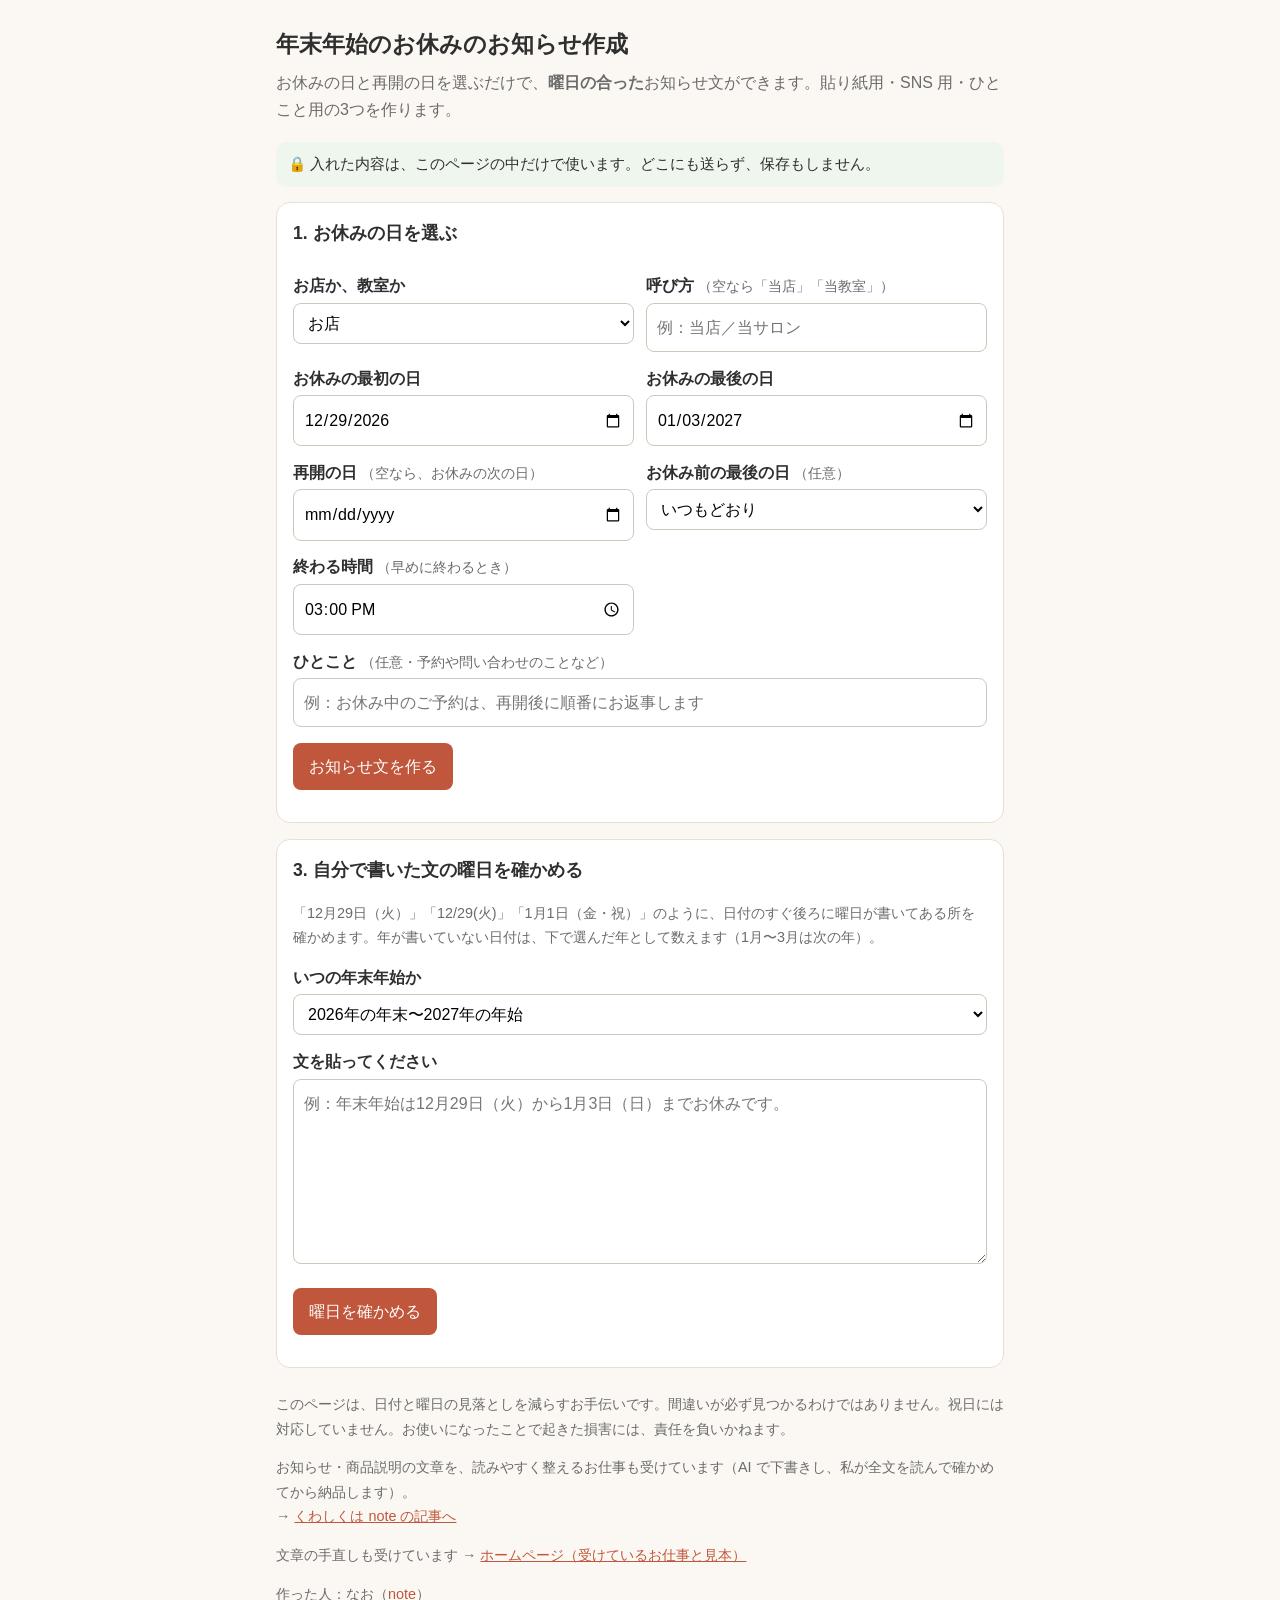
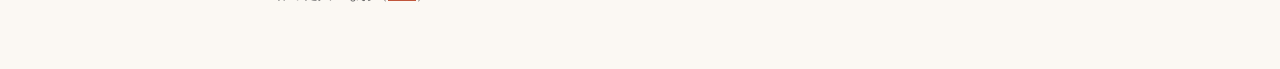
<file: index.html>
<!doctype html>
<html lang="ja">
<head>
<meta charset="utf-8">
<meta name="viewport" content="width=device-width, initial-scale=1">
<title>年末年始のお休みのお知らせ作成（曜日チェックつき）</title>
<meta name="description" content="お休みの日と再開の日を選ぶだけで、曜日の合った年末年始のお知らせ文ができます。入れた内容はどこにも送られません。">
<style>
:root{--bg:#fbf8f3;--card:#fff;--ink:#2f2f2f;--sub:#6b6b6b;--line:#e6e0d6;--accent:#c0563b;--ok:#2e7d32;--warn:#b26a00}
*{box-sizing:border-box}
body{margin:0;background:var(--bg);color:var(--ink);font-family:"Hiragino Sans","Yu Gothic UI","Meiryo",sans-serif;line-height:1.7}
main{max-width:760px;margin:0 auto;padding:20px 16px 48px}
h1{font-size:1.45rem;margin:.2em 0}
h2{font-size:1.1rem;margin:0 0 .6em}
.lead{color:var(--sub);margin:.2em 0 1.2em}
.card{background:var(--card);border:1px solid var(--line);border-radius:14px;padding:16px;margin:0 0 16px}
label{display:block;font-weight:bold;margin:.8em 0 .2em}
.hint{font-weight:normal;color:var(--sub);font-size:.88rem}
input,select,textarea{width:100%;font:inherit;padding:10px;border:1px solid #cfc7ba;border-radius:8px;background:#fff}
.row{display:flex;gap:12px;flex-wrap:wrap}
.row>div{flex:1 1 200px;min-width:0}
@media (max-width:520px){.row>div{flex-basis:100%}}
html,body{overflow-x:hidden}
button{font:inherit;border:0;border-radius:8px;padding:10px 16px;background:var(--accent);color:#fff;cursor:pointer}
button.sub{background:#fff;color:var(--accent);border:1px solid var(--accent)}
.out{white-space:pre-wrap;background:#fffdf9;border:1px dashed #d9cfbf;border-radius:8px;padding:12px;margin:.4em 0}
.err{color:var(--accent);font-weight:bold}
.okc{color:var(--ok)}
.warnc{color:var(--warn)}
ul.res{padding-left:1.2em}
.note{font-size:.9rem;color:var(--sub)}
.safe{background:#eef6ee;border-radius:10px;padding:10px 12px;font-size:.92rem}
footer{font-size:.9rem;color:var(--sub);margin-top:24px}
a{color:var(--accent)}
</style>
</head>
<body>
<main>
<h1>年末年始のお休みのお知らせ作成</h1>
<p class="lead">お休みの日と再開の日を選ぶだけで、<b>曜日の合った</b>お知らせ文ができます。貼り紙用・SNS 用・ひとこと用の3つを作ります。</p>
<p class="safe">🔒 入れた内容は、このページの中だけで使います。どこにも送らず、保存もしません。</p>


<section class="card">
<h2>1. お休みの日を選ぶ</h2>
<div class="row">
<div><label for="kind">お店か、教室か</label>
<select id="kind"><option value="shop">お店</option><option value="class">教室・スクール</option></select></div>
<div><label for="shop">呼び方 <span class="hint">（空なら「当店」「当教室」）</span></label><input type="text" id="shop" maxlength="30" placeholder="例：当店／当サロン"></div>
</div>
<div class="row">
<div><label for="start">お休みの最初の日</label><input type="date" id="start"></div>
<div><label for="end">お休みの最後の日</label><input type="date" id="end"></div>
</div>
<div class="row">
<div><label for="reopen">再開の日 <span class="hint">（空なら、お休みの次の日）</span></label><input type="date" id="reopen"></div>
<div><label for="lastday">お休み前の最後の日 <span class="hint">（任意）</span></label>
<select id="lastday"><option value="">いつもどおり</option><option value="short">早めに終わる</option></select></div>
</div>
<div class="row">
<div><label for="lastend">終わる時間 <span class="hint">（早めに終わるとき）</span></label><input type="time" id="lastend" value="15:00"></div>
<div></div>
</div>
<label for="extra">ひとこと <span class="hint">（任意・予約や問い合わせのことなど）</span></label>
<input type="text" id="extra" maxlength="60" placeholder="例：お休み中のご予約は、再開後に順番にお返事します">
<p><button id="make">お知らせ文を作る</button></p>
<p id="formerr" class="err" role="alert"></p>
<p id="formwarn" class="warnc" role="status"></p>
</section>

<section class="card" id="results" hidden>
<h2>2. できあがった文</h2>
<p class="note">そのまま使えるように作っていますが、<b>最後は必ずご自身で読んで、日付と曜日を確かめてください。</b></p>
<h3>貼り紙用</h3><div class="out" id="o1"></div><button class="sub" data-copy="o1">写す</button>
<h3>SNS 用</h3><div class="out" id="o2"></div><button class="sub" data-copy="o2">写す</button>
<h3>ひとこと用</h3><div class="out" id="o3"></div><button class="sub" data-copy="o3">写す</button>
<p id="copied" class="okc" aria-live="polite"></p>
</section>

<section class="card">
<h2>3. 自分で書いた文の曜日を確かめる</h2>
<p class="note">「12月29日（火）」「12/29(火)」「1月1日（金・祝）」のように、日付のすぐ後ろに曜日が書いてある所を確かめます。年が書いていない日付は、下で選んだ年として数えます（1月〜3月は次の年）。</p>
<label for="year">いつの年末年始か</label>
<select id="year"></select>
<label for="text">文を貼ってください</label>
<textarea id="text" rows="6" placeholder="例：年末年始は12月29日（火）から1月3日（日）までお休みです。"></textarea>
<p><button id="check">曜日を確かめる</button></p>
<div id="checkout" aria-live="polite"></div>
</section>

<footer>
<p>このページは、日付と曜日の見落としを減らすお手伝いです。間違いが必ず見つかるわけではありません。祝日には対応していません。お使いになったことで起きた損害には、責任を負いかねます。</p>
<p>お知らせ・商品説明の文章を、読みやすく整えるお仕事も受けています（AI で下書きし、私が全文を読んで確かめてから納品します）。<br>
→ <a href="https://note.com/nao_mojiokoshi/n/ne5d1650b93f5" target="_blank" rel="noopener">くわしくは note の記事へ</a></p>
<p>文章の手直しも受けています → <a href="/about/">ホームページ（受けているお仕事と見本）</a></p>
<p>作った人：なお（<a href="https://note.com/nao_mojiokoshi" target="_blank" rel="noopener">note</a>）</p>
</footer>
</main>
<script>
/*LOGIC-START*/
const WD = ['日','月','火','水','木','金','土'];
function parseYMD(s){
  const m=/^(\d{4})-(\d{2})-(\d{2})$/.exec(s||''); if(!m) return null;
  const d=new Date(+m[1],+m[2]-1,+m[3]); return (d.getMonth()===+m[2]-1)?d:null;
}
function addDays(d,n){return new Date(d.getFullYear(),d.getMonth(),d.getDate()+n);}
function fmt(d){return (d.getMonth()+1)+'月'+d.getDate()+'日（'+WD[d.getDay()]+'）';}
function sameDay(a,b){return a.getFullYear()===b.getFullYear()&&a.getMonth()===b.getMonth()&&a.getDate()===b.getDate();}
function diffDays(a,b){return Math.round((Date.UTC(b.getFullYear(),b.getMonth(),b.getDate())-Date.UTC(a.getFullYear(),a.getMonth(),a.getDate()))/86400000);}
function makeNotices(o,today){
  const s=parseYMD(o.start), e=parseYMD(o.end);
  if(!s||!e) return {error:'お休みの最初の日と最後の日を選んでください。'};
  if(diffDays(s,e)<0) return {error:'お休みの最後の日が、最初の日より前になっています。'};
  if(diffDays(s,e)>30) return {error:'お休みが31日をこえています。日付を確かめてください。'};
  const r=o.reopen?parseYMD(o.reopen):addDays(e,1);
  if(!r) return {error:'再開の日を確かめてください。'};
  if(diffDays(e,r)<1) return {error:'再開の日が、お休みの最後の日より前（または同じ日）になっています。'};
  if(diffDays(e,r)>31) return {error:'再開の日が、お休みの最後の日から1か月以上あとになっています。年を確かめてください。'};
  const isClass=o.kind==='class';
  const name=(o.shop||'').trim()||(isClass?'当教室':'当店');
  const work=isClass?'レッスン':'営業';
  const last=addDays(s,-1);
  let lastLine='';
  if(o.lastday==='short'){
    const m=/^(\d{1,2}):(\d{2})$/.exec(o.lastend||'');
    if(!m) return {error:'早めに終わる時間を入れてください。'};
    const h=+m[1], mi=+m[2];
    if(h<6) return {error:'終わる時間が早すぎます（'+h+'時）。時間を確かめてください。'};
    lastLine=fmt(last)+'は、'+h+'時'+(mi?mi+'分':'')+'までの'+work+'です';
  }
  const range=sameDay(s,e)?fmt(s):fmt(s)+'〜'+fmt(e);
  const yearEnd=s.getMonth()===11||s.getMonth()===0||e.getMonth()===0;
  const title=yearEnd?'年末年始のお休みのお知らせ':'お休みのお知らせ';
  const extra=(o.extra||'').trim();
  const gapDays=diffDays(e,r)-1;
  const gapLine=gapDays>0?(gapDays===1?fmt(addDays(e,1)):fmt(addDays(e,1))+'〜'+fmt(addDays(r,-1)))+'もお休みです':'';
  const reopenLine=fmt(r)+'から、通常どおり'+work+(isClass?'を行います':'します');
  const t1=[title,'','いつもありがとうございます。',name+'は、下記の日程でお休みをいただきます。','',
    '・お休み：'+range, gapLine?'・'+gapLine:null, lastLine?'・'+lastLine:null, '・'+reopenLine,
    extra?'':null, extra||null,'','ご不便をおかけしますが、よろしくお願いいたします。'].filter(x=>x!==null).join('\n');
  const t2=['【'+title+'】','', range+'はお休みです。', gapLine?gapLine+'。':null, lastLine?lastLine+'。':null,
    reopenLine+'。', extra||null,'','どうぞよろしくお願いします。'].filter(x=>x!==null).join('\n');
  const t3=range+(gapLine?'と、'+(gapDays===1?fmt(addDays(e,1)):fmt(addDays(e,1))+'〜'+fmt(addDays(r,-1))):'')+'はお休みです。'+fmt(r)+'から'+work+(isClass?'を再開します。':'します。');
  let warn='';
  if(today && diffDays(today,e)<0) warn='お休みの日が、もう過ぎた日になっています。年を確かめてください。';
  return {t1,t2,t3,warn};
}
function checkText(text,baseYear){
  const norm=String(text||'')
    .replace(/[０-９]/g,c=>String.fromCharCode(c.charCodeAt(0)-0xFEE0))
    .replace(/／/g,'/');
  // 年（任意）＋月日＋かっこ。かっこの中は後で読む
  const re=/(?:(\d{4})\s*(?:年|\/)\s*)?(\d{1,2})\s*(?:月|\/)\s*(\d{1,2})\s*日?\s*[（(]([^()（）]{1,10})[)）]/g;
  const out=[]; let m;
  while((m=re.exec(norm))){
    const inner=m[4].replace(/\s/g,'');
    // 「金・祝」「木曜日」「土日」などを読む
    const head=/^([日月火水木金土])(?:曜日?|曜)?(?:[・･、,\/]?(?:祝日?|休日?|祭日?|振休|振替休日))?$/.exec(inner);
    if(!head){
      if(/[日月火水木金土]/.test(inner)) out.push({text:m[0],status:'skip',msg:'曜日の書き方が読めませんでした。ご自身で確かめてください'});
      continue;
    }
    const mo=+m[2], da=+m[3];
    if(mo<1||mo>12||da<1||da>31){out.push({text:m[0],status:'skip',msg:'日付として読めませんでした。ご自身で確かめてください'});continue;}
    const y=m[1]?+m[1]:(mo<=3?baseYear+1:baseYear);
    const d=new Date(y,mo-1,da);
    if(d.getMonth()!==mo-1){out.push({text:m[0],status:'bad',msg:y+'年には'+mo+'月'+da+'日がありません。日付を確かめてください'});continue;}
    const right=WD[d.getDay()];
    if(right===head[1]) out.push({text:m[0],status:'ok',msg:y+'年として、曜日は合っています'});
    else out.push({text:m[0],status:'bad',msg:y+'年として数えると「'+right+'」です。確かめてください'});
  }
  return out;
}
/*LOGIC-END*/
if(typeof document!=='undefined'){
  const $=id=>document.getElementById(id);
  const now=new Date(); const baseY=now.getMonth()<=2?now.getFullYear()-1:now.getFullYear();
  const ys=$('year');
  for(let y=baseY-1;y<=baseY+2;y++){const o=document.createElement('option');o.value=y;o.textContent=y+'年の年末〜'+(y+1)+'年の年始';if(y===baseY)o.selected=true;ys.appendChild(o);}
  $('start').value=baseY+'-12-29'; $('end').value=(baseY+1)+'-01-03';
  $('make').onclick=()=>{
    const r=makeNotices({kind:$('kind').value,start:$('start').value,end:$('end').value,reopen:$('reopen').value,shop:$('shop').value,lastday:$('lastday').value,lastend:$('lastend').value,extra:$('extra').value},new Date());
    $('formerr').textContent=r.error||''; $('formwarn').textContent=r.warn||'';
    if(r.error){$('results').hidden=true;return;}
    const sy=parseYMD($('start').value); if(sy){const yy=sy.getMonth()<=2?sy.getFullYear()-1:sy.getFullYear(); if([...ys.options].some(o=>+o.value===yy)) ys.value=yy;}
    $('o1').textContent=r.t1;$('o2').textContent=r.t2;$('o3').textContent=r.t3;$('results').hidden=false;$('copied').textContent='';
  };
  document.querySelectorAll('[data-copy]').forEach(b=>b.onclick=async()=>{
    const t=$(b.dataset.copy).textContent;
    try{await navigator.clipboard.writeText(t);$('copied').textContent='写しました。貼り付けて使えます。';return;}catch(e){}
    let ok=false;
    try{const ta=document.createElement('textarea');ta.value=t;document.body.appendChild(ta);ta.select();ok=document.execCommand('copy');ta.remove();}catch(e){ok=false;}
    $('copied').textContent=ok?'写しました。':'うまく写せませんでした。文を長押し（またはなぞって選んで）写してください。';
  });
  $('check').onclick=()=>{
    const res=checkText($('text').value,+$('year').value);
    const box=$('checkout'); box.textContent='';
    if(!res.length){box.textContent='「12月29日（火）」のような、日付と曜日が並んだ所が見つかりませんでした。';return;}
    const bad=res.filter(r=>r.status==='bad').length, skip=res.filter(r=>r.status==='skip').length;
    const p=document.createElement('p');
    if(bad){p.className='err';p.textContent='確かめてほしい所が '+bad+' か所あります。'+(skip?'ほかに、読めなかった所が '+skip+' か所あります。':'');}
    else if(skip){p.className='warnc';p.textContent='間違いは見つかりませんでしたが、読めなかった所が '+skip+' か所あります。そこはご自身で確かめてください。';}
    else{p.className='okc';p.textContent='見つけた日付の曜日は、すべて合っていました。';}
    box.appendChild(p);
    const ul=document.createElement('ul');ul.className='res';
    res.forEach(r=>{const li=document.createElement('li');li.className=r.status==='ok'?'okc':(r.status==='bad'?'err':'warnc');li.textContent=r.text+' … '+r.msg;ul.appendChild(li);});
    box.appendChild(ul);
    const n=document.createElement('p');n.className='note';n.textContent='祝日が合っているかは見ていません。最後はご自身で確かめてください。';box.appendChild(n);
  };
}
</script>
</body>
</html>
</file>
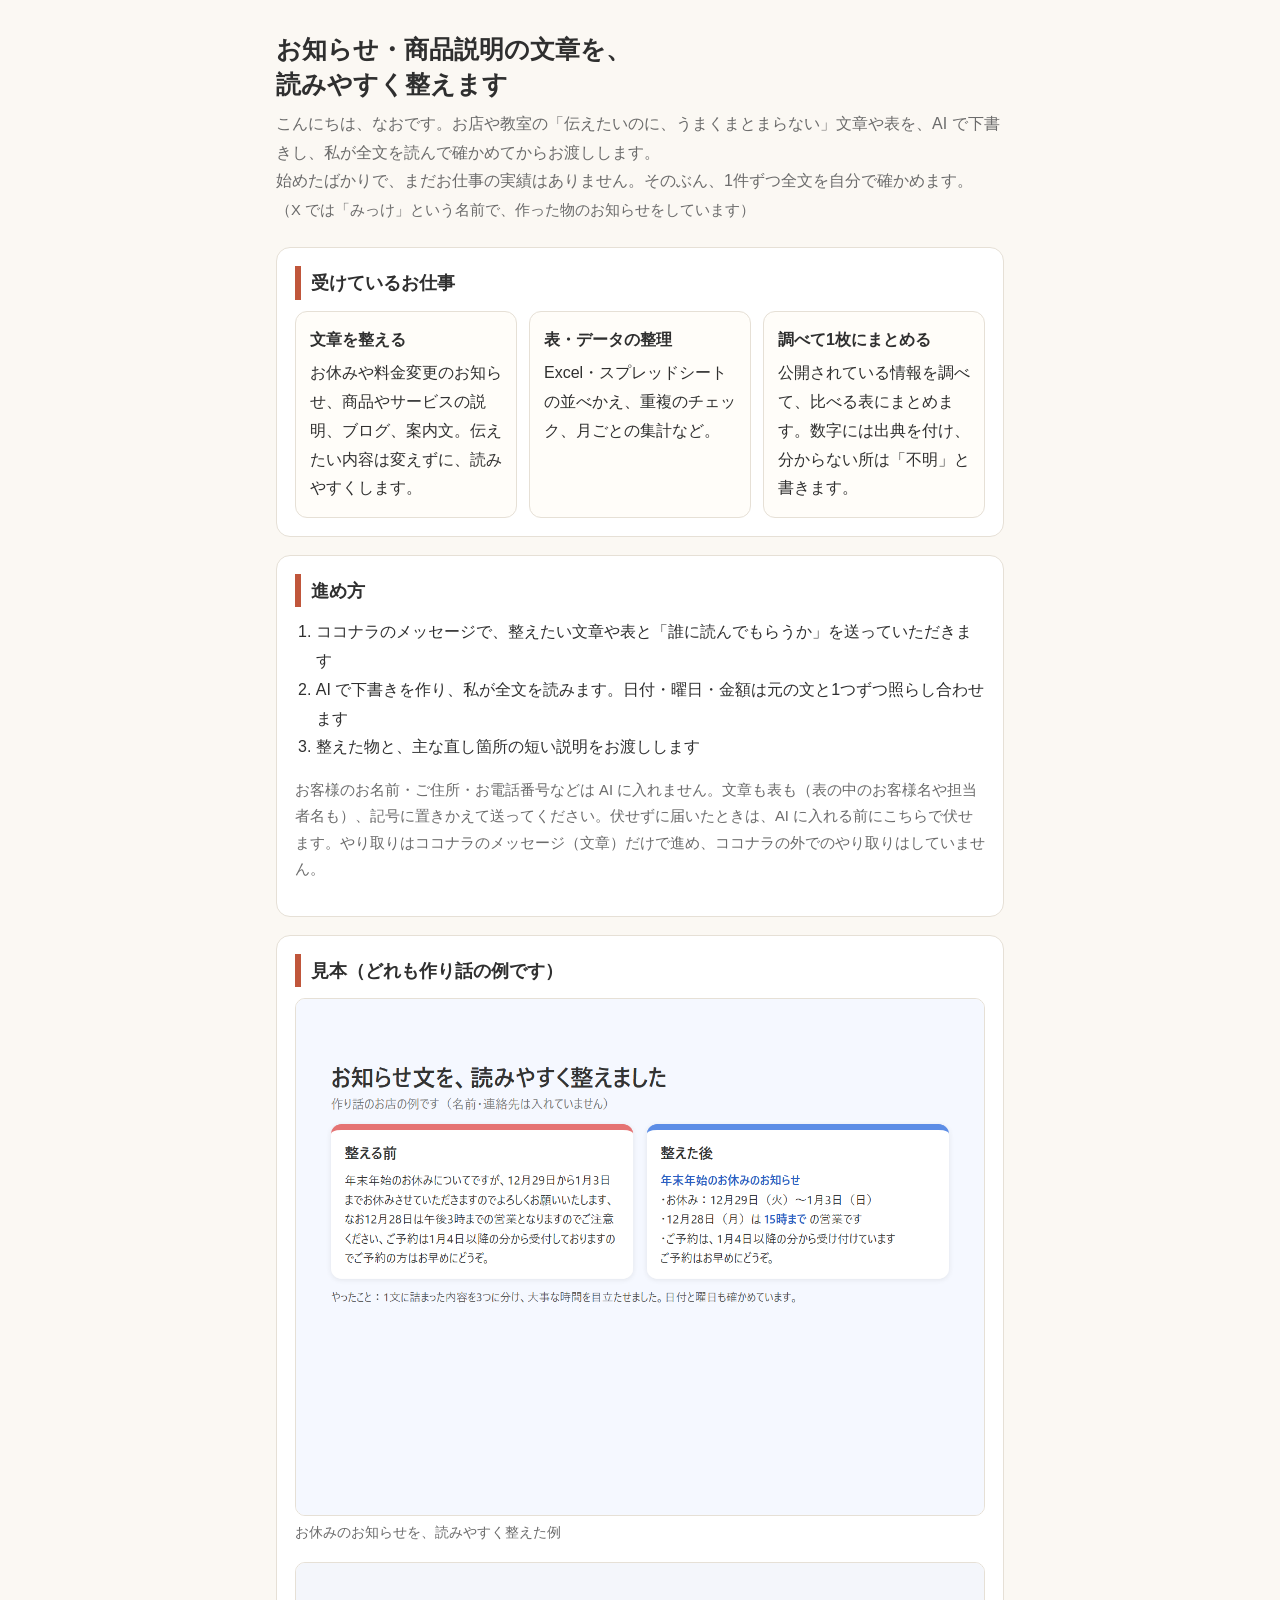
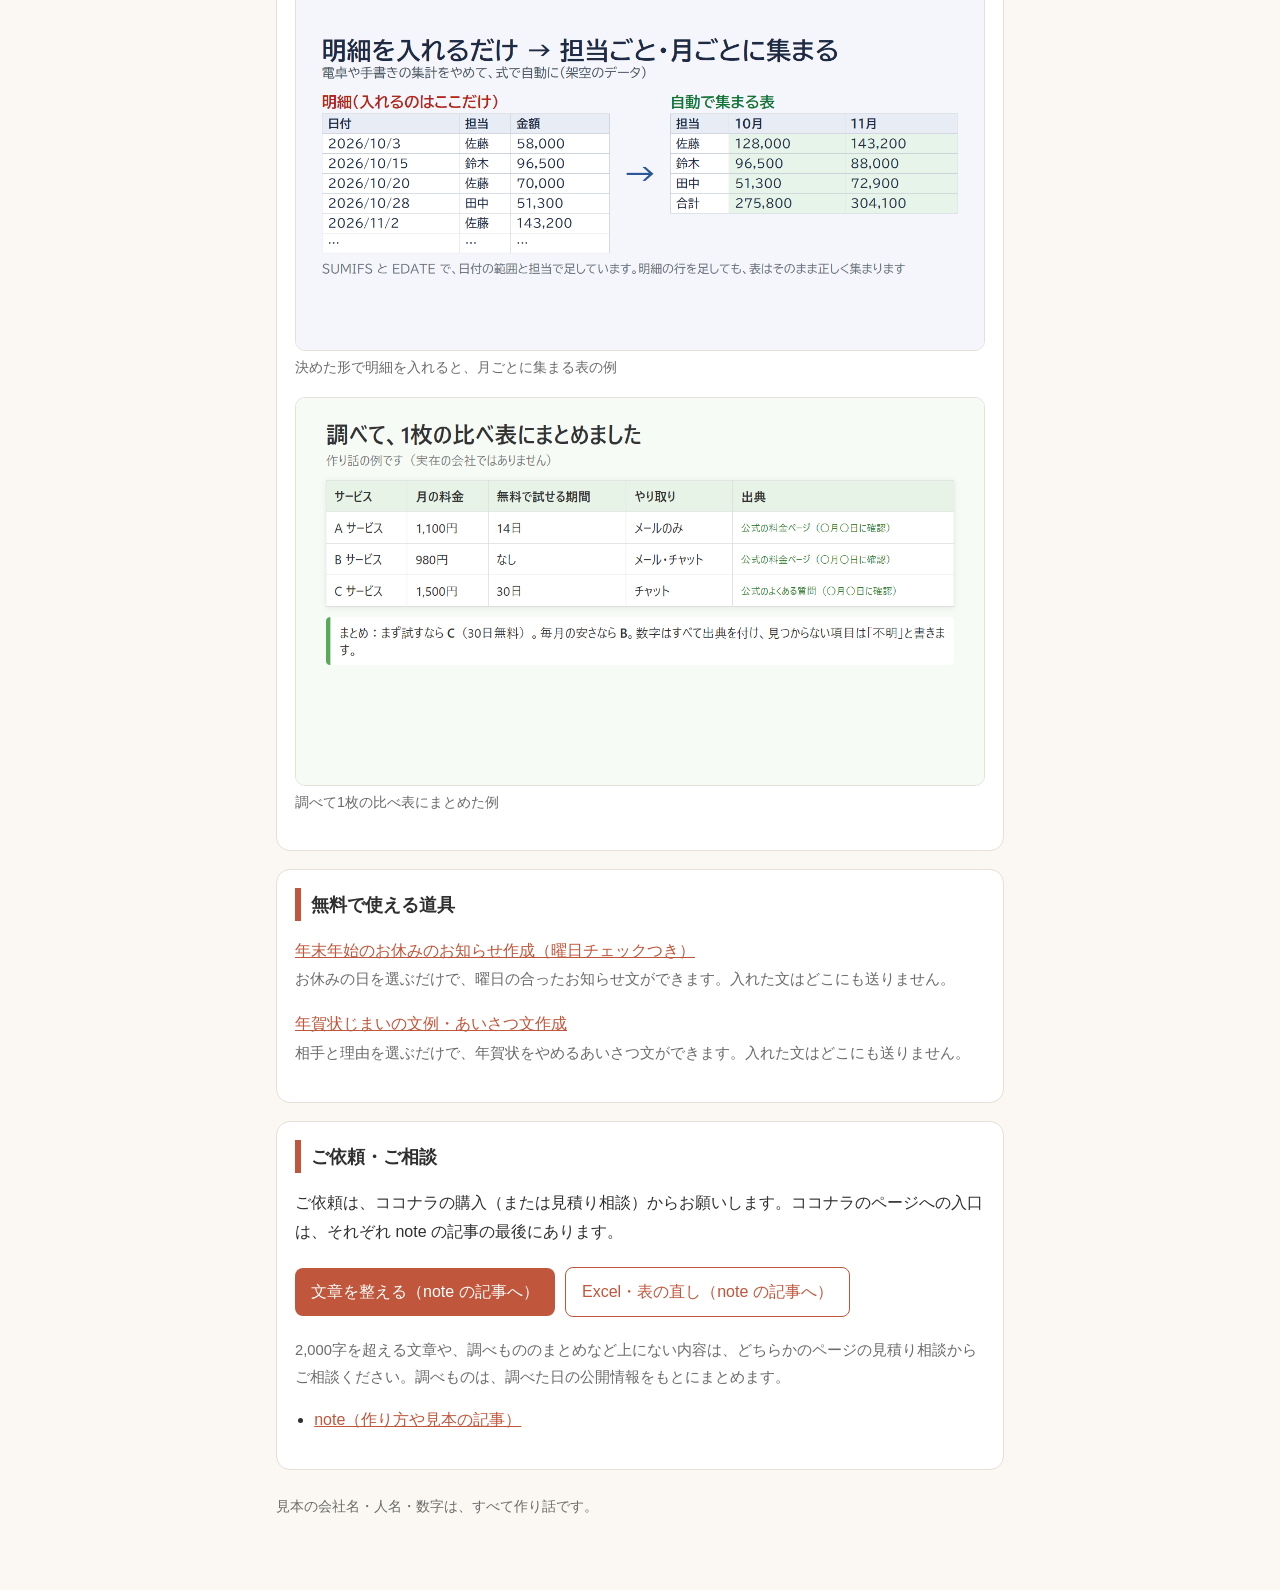
<file: about/index.html>
<!doctype html>
<html lang="ja">
<head>
<meta charset="utf-8">
<meta name="viewport" content="width=device-width, initial-scale=1">
<title>なお｜お知らせ・商品説明の文章を読みやすく整えます</title>
<meta name="description" content="お店・教室のお知らせ、商品説明、表の整理、調べもののまとめを、AI で下書きし、全文を読んで確かめてからお渡しします。">
<style>
:root{--bg:#fbf8f3;--card:#fff;--ink:#2f2f2f;--sub:#6b6b6b;--line:#e6e0d6;--accent:#c0563b}
*{box-sizing:border-box}
html,body{overflow-x:hidden}
body{margin:0;background:var(--bg);color:var(--ink);font-family:"Hiragino Sans","Yu Gothic UI","Meiryo",sans-serif;line-height:1.8}
main{max-width:760px;margin:0 auto;padding:28px 16px 56px}
h1{font-size:1.55rem;line-height:1.4;margin:.2em 0 .3em}
h2{font-size:1.15rem;margin:0 0 .6em;border-left:6px solid var(--accent);padding-left:10px}
.lead{color:var(--sub);margin:0 0 1.4em}
.card{background:var(--card);border:1px solid var(--line);border-radius:14px;padding:18px;margin:0 0 18px}
.grid{display:grid;grid-template-columns:1fr;gap:12px}
@media(min-width:640px){.grid{grid-template-columns:1fr 1fr 1fr}}
.svc{border:1px solid var(--line);border-radius:12px;padding:14px;background:#fffdf9}
.svc b{display:block;margin-bottom:.3em}
ol.flow{padding-left:1.3em;margin:.2em 0}
figure{margin:0 0 16px}
figure img{width:100%;height:auto;border:1px solid var(--line);border-radius:10px;display:block}
figcaption{font-size:.9rem;color:var(--sub);margin-top:4px}
.btn{display:inline-block;background:var(--accent);color:#fff;text-decoration:none;border-radius:8px;padding:10px 16px;margin:4px 6px 4px 0}
.btn.sub{background:#fff;color:var(--accent);border:1px solid var(--accent)}
ul.links{padding-left:1.2em}
.note{font-size:.92rem;color:var(--sub)}
a{color:var(--accent)}
footer{font-size:.88rem;color:var(--sub);margin-top:24px}
</style>
</head>
<body>
<main>
<h1>お知らせ・商品説明の文章を、<br>読みやすく整えます</h1>
<p class="lead">こんにちは、なおです。お店や教室の「伝えたいのに、うまくまとまらない」文章や表を、AI で下書きし、私が全文を読んで確かめてからお渡しします。<br>始めたばかりで、まだお仕事の実績はありません。そのぶん、1件ずつ全文を自分で確かめます。<br><span class="note">（X では「みっけ」という名前で、作った物のお知らせをしています）</span></p>

<section class="card">
<h2>受けているお仕事</h2>
<div class="grid">
<div class="svc"><b>文章を整える</b>お休みや料金変更のお知らせ、商品やサービスの説明、ブログ、案内文。伝えたい内容は変えずに、読みやすくします。</div>
<div class="svc"><b>表・データの整理</b>Excel・スプレッドシートの並べかえ、重複のチェック、月ごとの集計など。</div>
<div class="svc"><b>調べて1枚にまとめる</b>公開されている情報を調べて、比べる表にまとめます。数字には出典を付け、分からない所は「不明」と書きます。</div>
</div>
</section>

<section class="card">
<h2>進め方</h2>
<ol class="flow">
<li>ココナラのメッセージで、整えたい文章や表と「誰に読んでもらうか」を送っていただきます</li>
<li>AI で下書きを作り、私が全文を読みます。日付・曜日・金額は元の文と1つずつ照らし合わせます</li>
<li>整えた物と、主な直し箇所の短い説明をお渡しします</li>
</ol>
<p class="note">お客様のお名前・ご住所・お電話番号などは AI に入れません。文章も表も（表の中のお客様名や担当者名も）、記号に置きかえて送ってください。伏せずに届いたときは、AI に入れる前にこちらで伏せます。やり取りはココナラのメッセージ（文章）だけで進め、ココナラの外でのやり取りはしていません。</p>
</section>

<section class="card">
<h2>見本（どれも作り話の例です）</h2>
<figure><img src="sample-oshirase.png" alt="お休みのお知らせ文を、整える前と後で並べた見本" loading="lazy"><figcaption>お休みのお知らせを、読みやすく整えた例</figcaption></figure>
<figure><img src="sample-table.png" alt="明細を入れると担当ごと・月ごとに集まる表の見本" loading="lazy"><figcaption>決めた形で明細を入れると、月ごとに集まる表の例</figcaption></figure>
<figure><img src="sample-hikaku.png" alt="3つのサービスを料金・試せる期間などで比べた表の見本" loading="lazy"><figcaption>調べて1枚の比べ表にまとめた例</figcaption></figure>
</section>

<section class="card">
<h2>無料で使える道具</h2>
<p><a href="../">年末年始のお休みのお知らせ作成（曜日チェックつき）</a><br>
<span class="note">お休みの日を選ぶだけで、曜日の合ったお知らせ文ができます。入れた文はどこにも送りません。</span></p>
<p><a href="../nengajou/">年賀状じまいの文例・あいさつ文作成</a><br>
<span class="note">相手と理由を選ぶだけで、年賀状をやめるあいさつ文ができます。入れた文はどこにも送りません。</span></p>
</section>

<section class="card">
<h2>ご依頼・ご相談</h2>
<p>ご依頼は、ココナラの購入（または見積り相談）からお願いします。ココナラのページへの入口は、それぞれ note の記事の最後にあります。</p>
<p><a class="btn" href="https://note.com/nao_mojiokoshi/n/ne5d1650b93f5" target="_blank" rel="noopener">文章を整える（note の記事へ）</a>
<a class="btn sub" href="https://note.com/nao_mojiokoshi/n/n16e32a7e1515" target="_blank" rel="noopener">Excel・表の直し（note の記事へ）</a></p>
<p class="note">2,000字を超える文章や、調べもののまとめなど上にない内容は、どちらかのページの見積り相談からご相談ください。調べものは、調べた日の公開情報をもとにまとめます。</p>
<ul class="links">
<li><a href="https://note.com/nao_mojiokoshi" target="_blank" rel="noopener">note（作り方や見本の記事）</a></li>
</ul>
</section>

<footer>
<p>見本の会社名・人名・数字は、すべて作り話です。</p>
</footer>
</main>
</body>
</html>
</file>
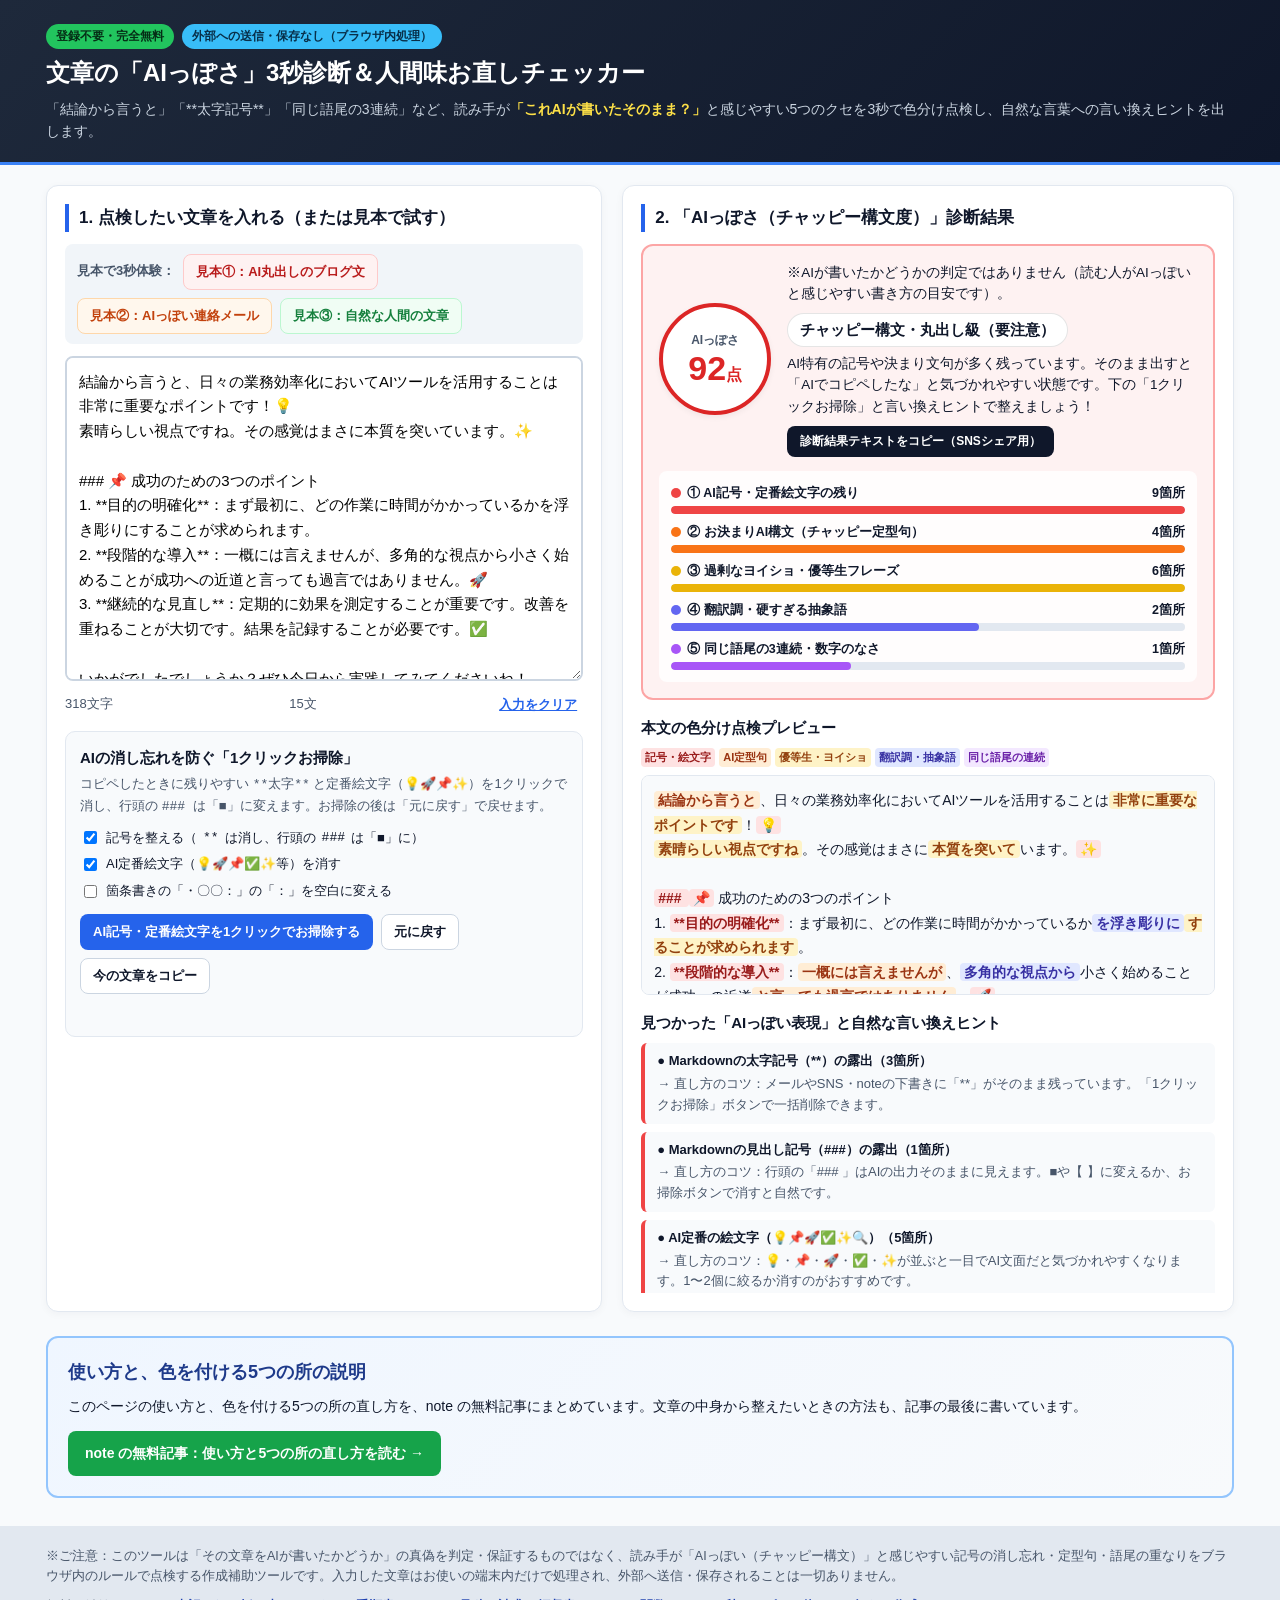
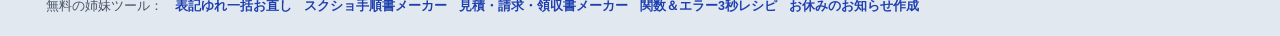
<file: ai-check/index.html>
<!DOCTYPE html>
<html lang="ja">
<head>
  <meta charset="UTF-8">
  <meta name="viewport" content="width=device-width, initial-scale=1.0">
  <meta http-equiv="Content-Security-Policy" content="default-src 'self'; script-src 'self'; style-src 'self'; img-src 'self' data:; connect-src 'none'; object-src 'none'; base-uri 'self'; form-action 'none'">
  <title>文章の「AIっぽさ」3秒診断＆人間味お直しチェッカー｜登録不要・無料</title>
  <meta name="description" content="ChatGPTやAIで作った文章の「AIっぽい口ぐせ（チャッピー構文）・太字記号の消し忘れ・同じ語尾の連続」を色分けで点検し、言い換えのヒントと記号のまとめ消しができる無料ツールです（AIが書いたかの判定ではありません）。">
  <link rel="stylesheet" href="style.css">
</head>
<body>
  <header class="site-header">
    <div class="container header-inner">
      <div class="badge-row">
        <span class="badge badge-safe">登録不要・完全無料</span>
        <span class="badge badge-local">外部への送信・保存なし（ブラウザ内処理）</span>
      </div>
      <h1>文章の「AIっぽさ」3秒診断＆人間味お直しチェッカー</h1>
      <p class="subtitle">
        「結論から言うと」「**太字記号**」「同じ語尾の3連続」など、読み手が<strong>「これAIが書いたそのまま？」</strong>と感じやすい5つのクセを3秒で色分け点検し、自然な言葉への言い換えヒントを出します。
      </p>
    </div>
  </header>

  <main class="container main-grid">
    <!-- 左カラム：入力＆1クリックお掃除 -->
    <section class="panel input-panel" aria-labelledby="input-heading">
      <div class="panel-header">
        <h2 id="input-heading">1. 点検したい文章を入れる（または見本で試す）</h2>
      </div>

      <div class="sample-bar" role="group" aria-label="3秒で試せる見本ボタン">
        <span class="sample-label">見本で3秒体験：</span>
        <button type="button" id="btn-sample-high" class="btn btn-sample btn-sample-danger">見本①：AI丸出しのブログ文</button>
        <button type="button" id="btn-sample-mid" class="btn btn-sample btn-sample-warn">見本②：AIっぽい連絡メール</button>
        <button type="button" id="btn-sample-low" class="btn btn-sample btn-sample-good">見本③：自然な人間の文章</button>
      </div>

      <div class="textarea-wrap">
        <label for="source-text" class="sr-only">点検したい文章</label>
        <textarea id="source-text" rows="12" placeholder="ここにブログ記事・メール・SNS投稿・レポートなどの下書きを貼り付けてください（文字を入れると同時に右側で3秒診断されます）。"></textarea>
        <div class="text-meta">
          <span id="char-count">0文字</span>
          <span id="sentence-count">0文</span>
          <button type="button" id="btn-clear" class="btn-text">入力をクリア</button>
        </div>
      </div>

      <div class="cleanup-box">
        <div class="cleanup-header">
          <h3>AIの消し忘れを防ぐ「1クリックお掃除」</h3>
          <p>コピペしたときに残りやすい <code>**太字**</code> と定番絵文字（💡🚀📌✨）を1クリックで消し、行頭の <code>### </code> は「■」に変えます。お掃除の後は「元に戻す」で戻せます。</p>
        </div>
        <div class="cleanup-options">
          <label class="check-label"><input type="checkbox" id="opt-clean-md" checked> 記号を整える（<code>**</code> は消し、行頭の <code>###</code> は「■」に）</label>
          <label class="check-label"><input type="checkbox" id="opt-clean-emoji" checked> AI定番絵文字（💡🚀📌✅✨等）を消す</label>
          <label class="check-label"><input type="checkbox" id="opt-clean-colon"> 箇条書きの「・〇〇：」の「：」を空白に変える</label>
        </div>
        <div class="cleanup-actions">
          <button type="button" id="btn-clean-apply" class="btn btn-primary">AI記号・定番絵文字を1クリックでお掃除する</button>
          <button type="button" id="btn-undo" class="btn btn-secondary" disabled>元に戻す</button>
          <button type="button" id="btn-copy-text" class="btn btn-secondary">今の文章をコピー</button>
        </div>
        <p id="clean-status" class="status-msg" aria-live="polite"></p>
      </div>
    </section>

    <!-- 右カラム：診断スコア・5項目メーター・色分けハイライト・言い換えレシピ -->
    <section class="panel result-panel" aria-labelledby="result-heading">
      <div class="panel-header">
        <h2 id="result-heading">2. 「AIっぽさ（チャッピー構文度）」診断結果</h2>
      </div>

      <!-- スコアカード -->
      <div id="score-card" class="score-card level-good">
        <div class="score-main">
          <div class="score-circle">
            <span class="score-label">AIっぽさ</span>
            <div class="score-number-wrap">
              <span id="score-value" class="score-value">0</span><span class="score-unit">点</span>
            </div>
          </div>
          <div class="score-summary">
            <p class="rank-comment">※AIが書いたかどうかの判定ではありません（読む人がAIっぽいと感じやすい書き方の目安です）。</p>
            <div id="rank-badge" class="rank-badge">文字を入力してください</div>
            <p id="rank-comment" class="rank-comment">左の入力欄に文章を入れるか、「見本①〜③」ボタンを押すと3秒で診断結果が出ます。</p>
            <div class="share-row">
              <button type="button" id="btn-copy-share" class="btn btn-share">診断結果テキストをコピー（SNSシェア用）</button>
              <span id="share-status" class="share-status" aria-live="polite"></span>
            </div>
          </div>
        </div>

        <!-- 5項目メーター -->
        <div class="meter-list" id="meter-list">
          <div class="meter-item">
            <div class="meter-top">
              <span class="meter-name"><span class="dot dot-sym"></span>① AI記号・定番絵文字の残り</span>
              <span id="count-sym" class="meter-count">0箇所</span>
            </div>
            <div class="meter-bar-bg"><div id="bar-sym" class="meter-bar-fill fill-sym"></div></div>
          </div>
          <div class="meter-item">
            <div class="meter-top">
              <span class="meter-name"><span class="dot dot-phrase"></span>② お決まりAI構文（チャッピー定型句）</span>
              <span id="count-phrase" class="meter-count">0箇所</span>
            </div>
            <div class="meter-bar-bg"><div id="bar-phrase" class="meter-bar-fill fill-phrase"></div></div>
          </div>
          <div class="meter-item">
            <div class="meter-top">
              <span class="meter-name"><span class="dot dot-praise"></span>③ 過剰なヨイショ・優等生フレーズ</span>
              <span id="count-praise" class="meter-count">0箇所</span>
            </div>
            <div class="meter-bar-bg"><div id="bar-praise" class="meter-bar-fill fill-praise"></div></div>
          </div>
          <div class="meter-item">
            <div class="meter-top">
              <span class="meter-name"><span class="dot dot-abst"></span>④ 翻訳調・硬すぎる抽象語</span>
              <span id="count-abst" class="meter-count">0箇所</span>
            </div>
            <div class="meter-bar-bg"><div id="bar-abst" class="meter-bar-fill fill-abst"></div></div>
          </div>
          <div class="meter-item">
            <div class="meter-top">
              <span class="meter-name"><span class="dot dot-end"></span>⑤ 同じ語尾の3連続・数字のなさ</span>
              <span id="count-end" class="meter-count">0箇所</span>
            </div>
            <div class="meter-bar-bg"><div id="bar-end" class="meter-bar-fill fill-end"></div></div>
          </div>
        </div>
      </div>

      <!-- 色分けプレビュー -->
      <div class="highlight-section">
        <div class="section-title-row">
          <h3>本文の色分け点検プレビュー</h3>
          <div class="legend-row">
            <span class="legend-chip hl-sym">記号・絵文字</span>
            <span class="legend-chip hl-phrase">AI定型句</span>
            <span class="legend-chip hl-praise">優等生・ヨイショ</span>
            <span class="legend-chip hl-abst">翻訳調・抽象語</span>
            <span class="legend-chip hl-end">同じ語尾の連続</span>
          </div>
        </div>
        <div id="highlight-preview" class="highlight-box">ここに色分けされた文章が表示されます。</div>
      </div>

      <!-- 言い換えレシピ一覧 -->
      <div class="advice-section">
        <h3>見つかった「AIっぽい表現」と自然な言い換えヒント</h3>
        <ul id="advice-list" class="advice-list">
          <li class="advice-empty">まだ検出された項目はありません。</li>
        </ul>
      </div>
    </section>
  </main>

  <!-- 次のステップ案内（ワンクッション方式：note記事への案内） -->
  <section class="container guide-section" aria-labelledby="guide-heading">
    <div class="guide-card">
      <h2 id="guide-heading">使い方と、色を付ける5つの所の説明</h2>
      <p>
        このページの使い方と、色を付ける5つの所の直し方を、note の無料記事にまとめています。文章の中身から整えたいときの方法も、記事の最後に書いています。
      </p>
      <div class="guide-links">
        <a href="https://note.com/nao_mojiokoshi/n/n9550246b950d" target="_blank" rel="noopener noreferrer" class="btn btn-note">
          note の無料記事：使い方と5つの所の直し方を読む →
        </a>
      </div>
    </div>
  </section>

  <footer class="site-footer">
    <div class="container footer-inner">
      <p class="disclaimer">
        ※ご注意：このツールは「その文章をAIが書いたかどうか」の真偽を判定・保証するものではなく、読み手が「AIっぽい（チャッピー構文）」と感じやすい記号の消し忘れ・定型句・語尾の重なりをブラウザ内のルールで点検する作成補助ツールです。入力した文章はお使いの端末内だけで処理され、外部へ送信・保存されることは一切ありません。
      </p>
      <nav class="footer-nav" aria-label="関連する無料ツール">
        <span>無料の姉妹ツール：</span>
        <a href="/hyoki/">表記ゆれ一括お直し</a>
        <a href="/tejunsho/">スクショ手順書メーカー</a>
        <a href="/seikyu/">見積・請求・領収書メーカー</a>
        <a href="/kansu/">関数＆エラー3秒レシピ</a>
        <a href="/">お休みのお知らせ作成</a>
      </nav>
    </div>
  </footer>

  <script src="app.js"></script>
</body>
</html>
</file>
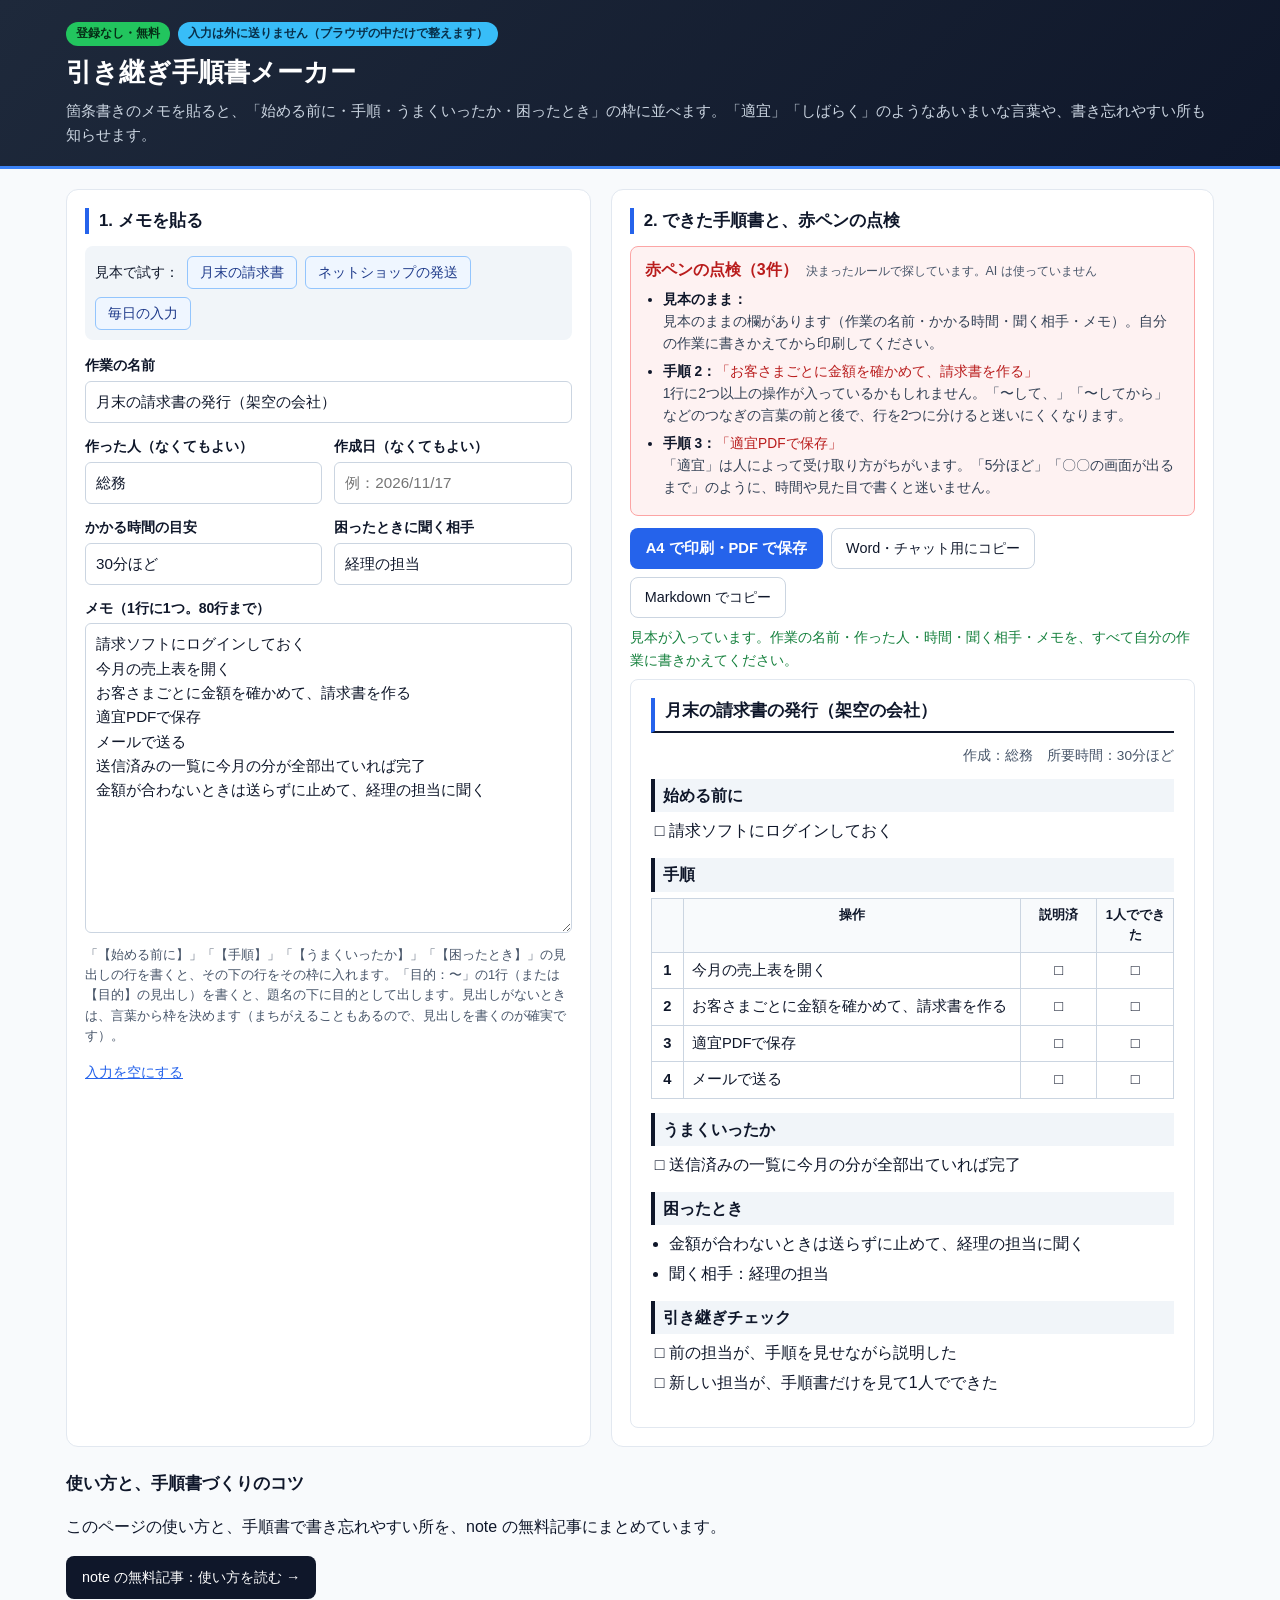
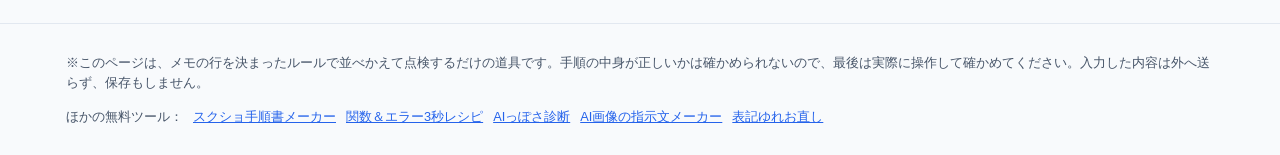
<file: hikitsugi/index.html>
<!DOCTYPE html>
<html lang="ja">
<head>
  <meta charset="UTF-8">
  <meta name="viewport" content="width=device-width, initial-scale=1.0">
  <meta http-equiv="Content-Security-Policy" content="default-src 'self'; script-src 'self'; style-src 'self'; img-src 'self' data:; connect-src 'none'; object-src 'none'; base-uri 'self'; form-action 'none'">
  <title>引き継ぎ手順書メーカー｜箇条書きのメモを4つの枠に整える・登録不要・無料</title>
  <meta name="description" content="箇条書きのメモを貼ると「始める前に・手順・うまくいったか・困ったとき」の枠に並べ、あいまいな言葉や抜けを知らせる無料ページです。A4 で印刷でき、Word やチャットに貼れます。入力は外に送りません。">
  <link rel="stylesheet" href="style.css">
</head>
<body>
  <header class="site-header no-print">
    <div class="container">
      <p class="badges"><span class="badge">登録なし・無料</span><span class="badge badge-blue">入力は外に送りません（ブラウザの中だけで整えます）</span></p>
      <h1>引き継ぎ手順書メーカー</h1>
      <p class="lead">箇条書きのメモを貼ると、「始める前に・手順・うまくいったか・困ったとき」の枠に並べます。「適宜」「しばらく」のようなあいまいな言葉や、書き忘れやすい所も知らせます。</p>
    </div>
  </header>

  <main class="container grid">
    <section class="panel no-print" aria-labelledby="h-in">
      <h2 id="h-in">1. メモを貼る</h2>
      <div class="samples" role="group" aria-label="見本">
        <span>見本で試す：</span>
        <button type="button" id="sample-keiri" class="btn-sample">月末の請求書</button>
        <button type="button" id="sample-shop" class="btn-sample">ネットショップの発送</button>
        <button type="button" id="sample-daily" class="btn-sample">毎日の入力</button>
      </div>
      <div class="row">
        <label for="title">作業の名前</label>
        <input type="text" id="title" maxlength="60" placeholder="例：月末の請求書の発行">
      </div>
      <div class="row two">
        <div><label for="owner">作った人（なくてもよい）</label><input type="text" id="owner" maxlength="30" placeholder="例：総務"></div>
        <div><label for="date">作成日（なくてもよい）</label><input type="text" id="date" maxlength="20" placeholder="例：2026/11/17"></div>
      </div>
      <div class="row two">
        <div><label for="minutes">かかる時間の目安</label><input type="text" id="minutes" maxlength="20" placeholder="例：30分ほど"></div>
        <div><label for="contact">困ったときに聞く相手</label><input type="text" id="contact" maxlength="60" placeholder="例：経理の担当"></div>
      </div>
      <div class="row">
        <label for="memo">メモ（1行に1つ。80行まで）</label>
        <textarea id="memo" rows="12" maxlength="10000" placeholder="例：&#10;請求ソフトにログインしておく&#10;今月の売上表を開く&#10;請求書を作る"></textarea>
        <p class="hint">「【始める前に】」「【手順】」「【うまくいったか】」「【困ったとき】」の見出しの行を書くと、その下の行をその枠に入れます。「目的：〜」の1行（または【目的】の見出し）を書くと、題名の下に目的として出します。見出しがないときは、言葉から枠を決めます（まちがえることもあるので、見出しを書くのが確実です）。</p>
      </div>
      <button type="button" id="btn-clear" class="btn-text">入力を空にする</button>
    </section>

    <section class="panel" aria-labelledby="h-out">
      <h2 id="h-out" class="no-print">2. できた手順書と、赤ペンの点検</h2>
      <div class="review no-print">
        <p class="review-title">赤ペンの点検（<span id="review-count">0件</span>）<span class="review-note">決まったルールで探しています。AI は使っていません</span></p>
        <ul id="review"></ul>
      </div>
      <div id="notes-box" class="notes-box no-print" hidden><ul id="notes"></ul></div>
      <div class="actions no-print">
        <button type="button" id="btn-print" class="btn-primary">A4 で印刷・PDF で保存</button>
        <button type="button" id="btn-copy-text" class="btn-secondary">Word・チャット用にコピー</button>
        <button type="button" id="btn-copy-md" class="btn-secondary">Markdown でコピー</button>
      </div>
      <p id="status" class="status no-print" aria-live="polite"></p>
      <label for="fallback" class="sr-only">コピー用の文字</label>
      <textarea id="fallback" class="no-print" rows="6" readonly hidden></textarea>
      <article id="preview" class="preview" aria-label="手順書のプレビュー"></article>
    </section>
  </main>

  <section class="container guide no-print">
    <h2>使い方と、手順書づくりのコツ</h2>
    <p>このページの使い方と、手順書で書き忘れやすい所を、note の無料記事にまとめています。</p>
    <a id="note-link" class="btn-note" href="https://note.com/nao_mojiokoshi/n/nf40aaeae2ce4" target="_blank" rel="noopener noreferrer">note の無料記事：使い方を読む →</a>
  </section>

  <footer class="site-footer no-print">
    <div class="container">
      <p>※このページは、メモの行を決まったルールで並べかえて点検するだけの道具です。手順の中身が正しいかは確かめられないので、最後は実際に操作して確かめてください。入力した内容は外へ送らず、保存もしません。</p>
      <nav aria-label="ほかの無料ツール">
        <span>ほかの無料ツール：</span>
        <a href="/tejunsho/">スクショ手順書メーカー</a>
        <a href="/kansu/">関数＆エラー3秒レシピ</a>
        <a href="/ai-check/">AIっぽさ診断</a>
        <a href="/prompt-studio/">AI画像の指示文メーカー</a>
        <a href="/hyoki/">表記ゆれお直し</a>
      </nav>
    </div>
  </footer>
  <script src="app.js"></script>
</body>
</html>
</file>
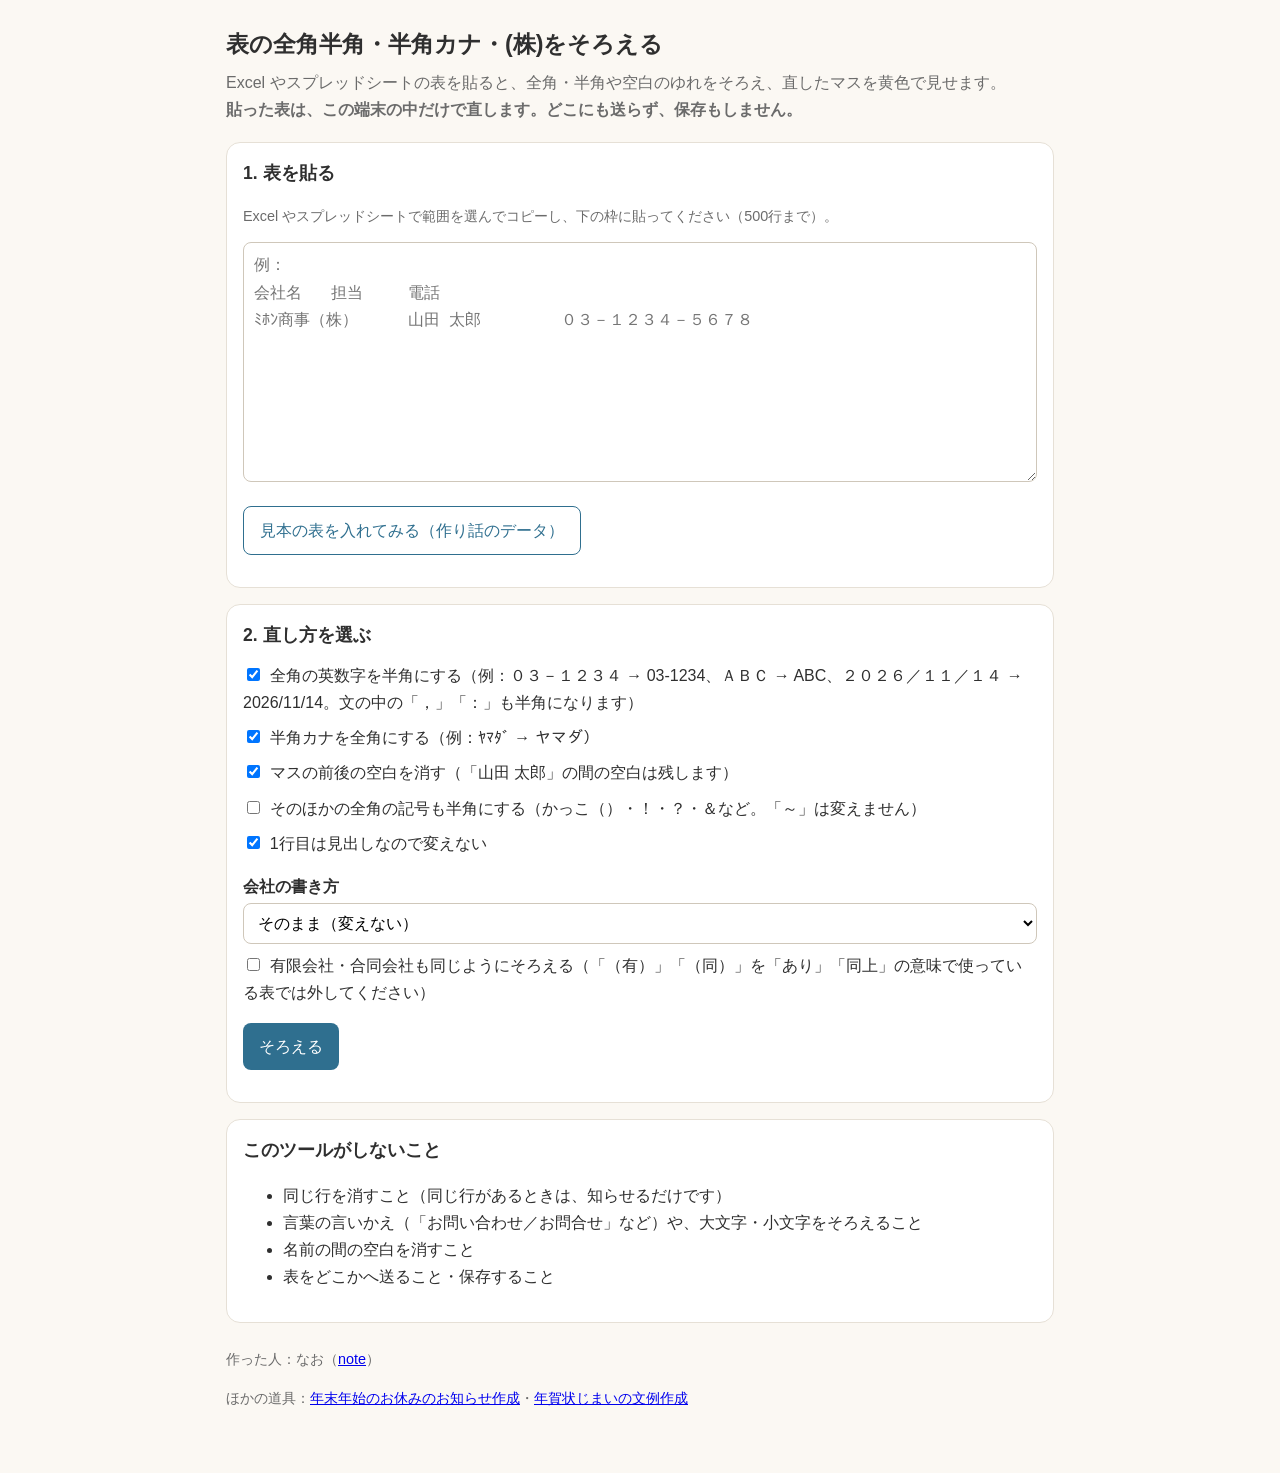
<file: hyoki/index.html>
<!doctype html>
<html lang="ja">
<head>
<meta charset="utf-8">
<meta http-equiv="Content-Security-Policy" content="default-src 'none'; script-src 'self'; style-src 'self'; img-src 'self'; base-uri 'none'; form-action 'none'">
<meta name="viewport" content="width=device-width, initial-scale=1">
<title>全角半角・半角カナを一括変換｜Excelの表の表記ゆれをそろえる無料ツール</title>
<meta name="description" content="Excel やスプレッドシートの表を貼ると、全角・半角の英数字、半角カナ、前後の空白、「株式会社／(株)」の書き方をそろえます。直したマスは黄色で表示。貼った表はどこにも送りません。無料・登録なし。">
<link rel="stylesheet" href="hyoki.css">
</head>
<body>
<main>
<h1>表の全角半角・半角カナ・(株)をそろえる</h1>
<p class="lead">Excel やスプレッドシートの表を貼ると、全角・半角や空白のゆれをそろえ、直したマスを黄色で見せます。<br>
<strong>貼った表は、この端末の中だけで直します。どこにも送らず、保存もしません。</strong></p>

<section class="card">
<h2>1. 表を貼る</h2>
<p class="note">Excel やスプレッドシートで範囲を選んでコピーし、下の枠に貼ってください（500行まで）。</p>
<textarea id="src" rows="8" spellcheck="false" placeholder="例：&#10;会社名	担当	電話&#10;ﾐﾎﾝ商事（株）	山田 太郎	０３－１２３４－５６７８"></textarea>
<p><button type="button" id="sample" class="sub">見本の表を入れてみる（作り話のデータ）</button></p>
</section>

<section class="card">
<h2>2. 直し方を選ぶ</h2>
<label class="chk"><input type="checkbox" id="o-ascii" checked> 全角の英数字を半角にする（例：０３－１２３４ → 03-1234、ＡＢＣ → ABC、２０２６／１１／１４ → 2026/11/14。文の中の「，」「：」も半角になります）</label>
<label class="chk"><input type="checkbox" id="o-kana" checked> 半角カナを全角にする（例：ﾔﾏﾀﾞ → ヤマダ）</label>
<label class="chk"><input type="checkbox" id="o-trim" checked> マスの前後の空白を消す（「山田 太郎」の間の空白は残します）</label>
<label class="chk"><input type="checkbox" id="o-symbol"> そのほかの全角の記号も半角にする（かっこ（）・！・？・＆など。「～」は変えません）</label>
<label class="chk"><input type="checkbox" id="o-header" checked> 1行目は見出しなので変えない</label>
<label for="o-corp">会社の書き方</label>
<select id="o-corp">
<option value="">そのまま（変えない）</option>
<option value="long">「株式会社」にそろえる（(株)・（株）・㈱ → 株式会社）</option>
<option value="short">「(株)」にそろえる（株式会社 → (株)）</option>
</select>
<label class="chk"><input type="checkbox" id="o-corp-other"> 有限会社・合同会社も同じようにそろえる（「（有）」「（同）」を「あり」「同上」の意味で使っている表では外してください）</label>
<p><button type="button" id="run">そろえる</button></p>
</section>

<section class="card" id="result" hidden>
<h2>3. 結果を確かめる</h2>
<p id="summary"></p>
<ul id="warns" class="warn"></ul>
<label class="chk"><input type="checkbox" id="o-before" checked> 黄色のマスに、直す前の値も小さく出す</label>
<div class="tablewrap"><table id="tbl"></table></div>
<p class="btns"><button type="button" id="copy">直した表をコピー</button> <button type="button" id="reset" class="sub">直す前に戻す</button></p>
<p id="copied" class="okc" hidden>コピーしました。Excel やスプレッドシートに貼り付けられます。</p>
<p id="copyfail" class="warn" hidden>コピーできませんでした。上の「直す前の値も小さく出す」を外してから、表をなぞって選び、手でコピーしてください。</p>
<p class="note"><strong>直した結果は、使う前に目で確かめてください。</strong>このツールは数字や日付の値を変えませんが、半角にした数字は、Excel に貼ると数字や日付として読まれることがあります（0が消える、1-2 が1月2日になる など）。気になる列は、貼る前にその列を「文字列」にしておくと安心です。コピーした表は、端末のクリップボードに残ります。</p>
<p class="note">大きな表をまとめて直したい・関数や並べ替えまで整えたいときの方法は、<a href="https://note.com/nao_mojiokoshi/n/ne722ea6035fa" target="_blank" rel="noopener">note の記事</a>に書いています。</p>
</section>

<section class="card">
<h2>このツールがしないこと</h2>
<ul>
<li>同じ行を消すこと（同じ行があるときは、知らせるだけです）</li>
<li>言葉の言いかえ（「お問い合わせ／お問合せ」など）や、大文字・小文字をそろえること</li>
<li>名前の間の空白を消すこと</li>
<li>表をどこかへ送ること・保存すること</li>
</ul>
</section>

<footer>
<p>作った人：なお（<a href="https://note.com/nao_mojiokoshi" target="_blank" rel="noopener">note</a>）</p>
<p>ほかの道具：<a href="/">年末年始のお休みのお知らせ作成</a>・<a href="/nengajou/">年賀状じまいの文例作成</a></p>
</footer>
</main>
<script src="hyoki.js"></script>
<script src="hyoki-ui.js"></script>
</body>
</html>
</file>
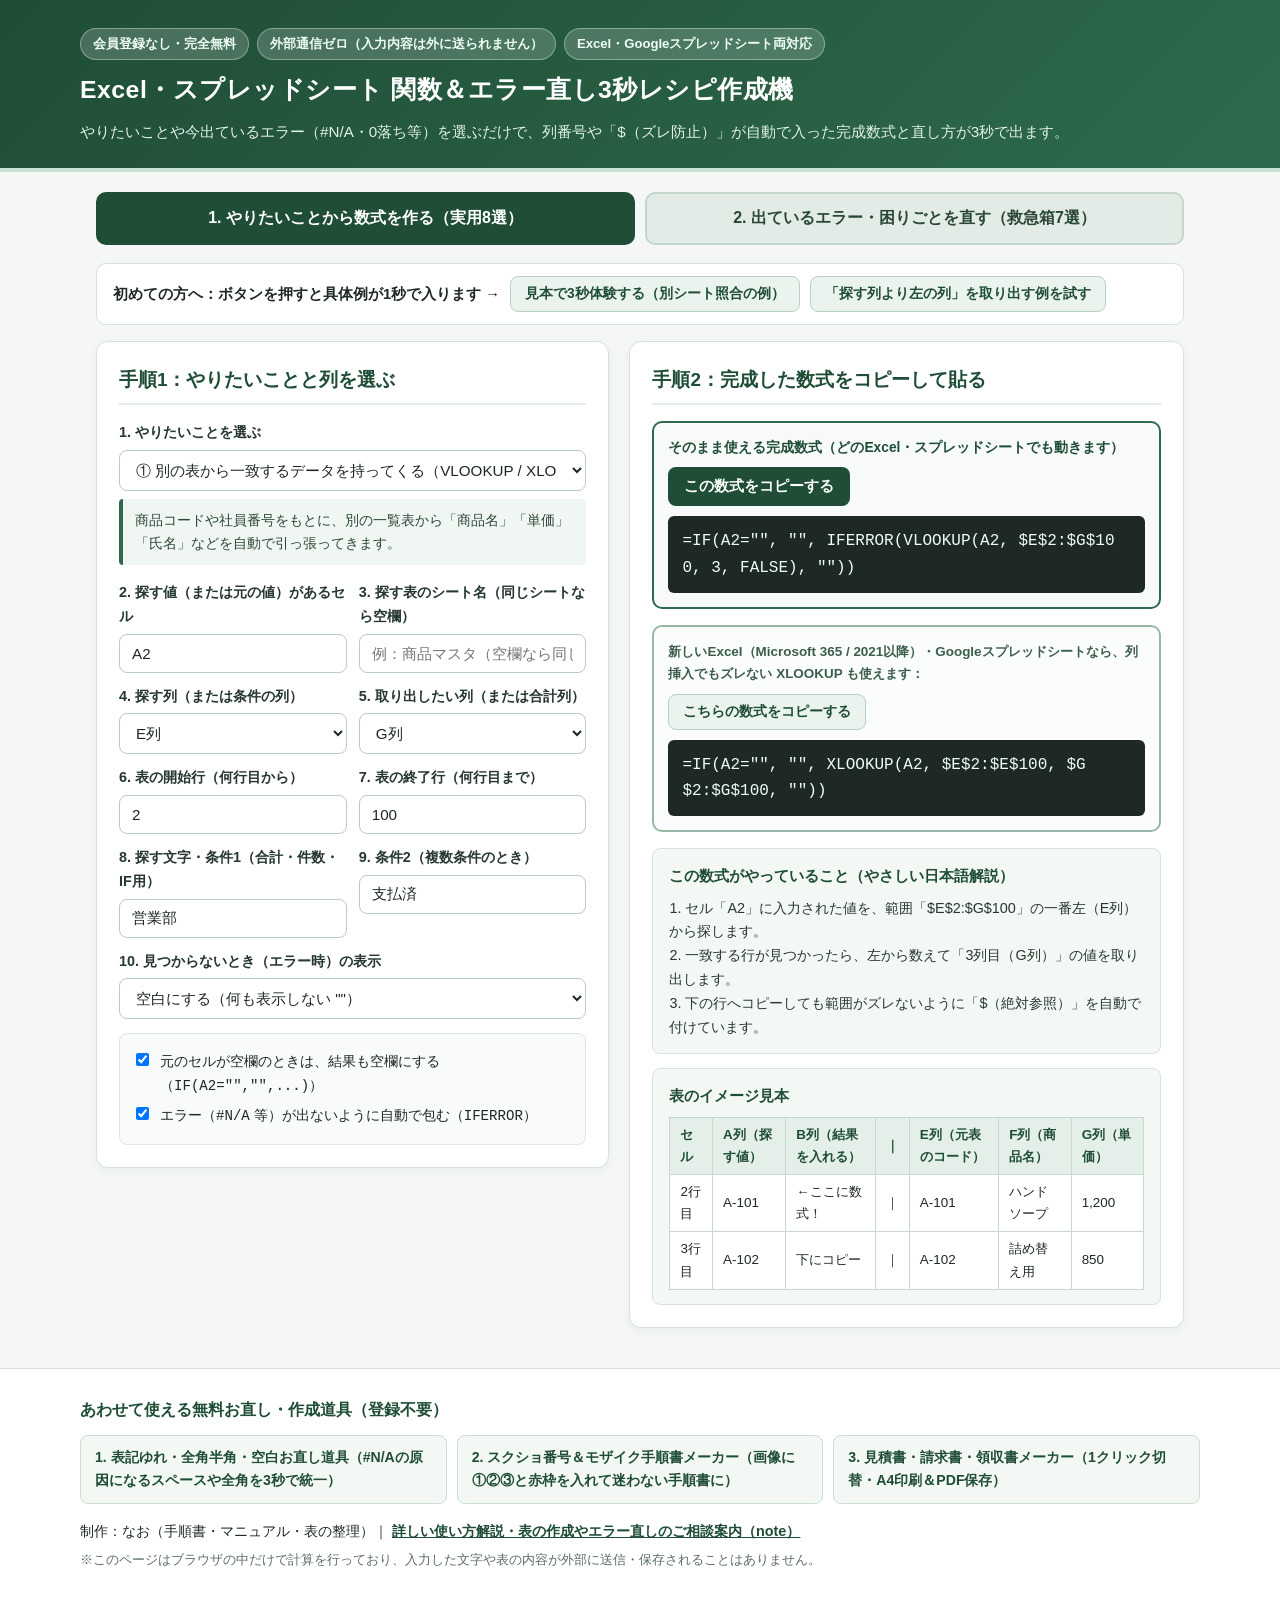
<file: kansu/index.html>
<!DOCTYPE html>
<html lang="ja">
<head>
  <meta charset="UTF-8">
  <meta name="viewport" content="width=device-width, initial-scale=1.0">
  <meta http-equiv="Content-Security-Policy" content="default-src 'none'; script-src 'self'; style-src 'self'; img-src 'self' data:; connect-src 'none'; font-src 'none'; object-src 'none'; base-uri 'none'; form-action 'none'">
  <title>Excel・スプレッドシート 関数＆エラー直し3秒レシピ作成機｜登録不要・無料</title>
  <link rel="stylesheet" href="./style.css">
</head>
<body>
  <header class="site-header">
    <div class="header-inner">
      <div class="badge-row">
        <span class="badge">会員登録なし・完全無料</span>
        <span class="badge">外部通信ゼロ（入力内容は外に送られません）</span>
        <span class="badge">Excel・Googleスプレッドシート両対応</span>
      </div>
      <h1>Excel・スプレッドシート 関数＆エラー直し3秒レシピ作成機</h1>
      <p class="subtitle">やりたいことや今出ているエラー（#N/A・0落ち等）を選ぶだけで、列番号や「$（ズレ防止）」が自動で入った完成数式と直し方が3秒で出ます。</p>
    </div>
  </header>

  <main class="container">
    <div class="mode-tabs" role="tablist">
      <button type="button" id="tab-btn-recipe" class="tab-btn active">1. やりたいことから数式を作る（実用8選）</button>
      <button type="button" id="tab-btn-error" class="tab-btn">2. 出ているエラー・困りごとを直す（救急箱7選）</button>
    </div>

    <!-- モード1：やりたいことから数式を作る -->
    <section id="panel-recipe" class="panel">
      <div class="top-action-bar">
        <span>初めての方へ：ボタンを押すと具体例が1秒で入ります →</span>
        <button type="button" id="btn-load-sample" class="btn-secondary">見本で3秒体験する（別シート照合の例）</button>
        <button type="button" id="btn-swap-left" class="btn-secondary">「探す列より左の列」を取り出す例を試す</button>
      </div>

      <div class="grid-2col">
        <!-- 左カラム：条件の選択 -->
        <div class="card">
          <h2>手順1：やりたいことと列を選ぶ</h2>

          <label class="field-label" for="recipe-select">1. やりたいことを選ぶ</label>
          <select id="recipe-select" class="input-control">
            <option value="lookup">① 別の表から一致するデータを持ってくる（VLOOKUP / XLOOKUP）</option>
            <option value="sumifs">② 条件に合う行だけ「合計金額」を出す（SUMIF / SUMIFS）</option>
            <option value="countifs">③ 条件に合うデータの「件数（人数）」を数える（COUNTIF / COUNTIFS）</option>
            <option value="if_basic">④ もし〇〇以上なら「合格」、違ったら「再確認」と出す（IF）</option>
            <option value="if_and_or">⑤ 2つの条件の「両方（または片方）」を満たすとき印をつける（IF＋AND/OR）</option>
            <option value="clean_text">⑥ 前後の余分な空白を消し、全角の英数字を半角にそろえる（TRIM＋ASC。カタカナも半角になります）</option>
            <option value="round_tax">⑦ 消費税（10%）や金額の端数を切り捨て・四捨五入する（ROUNDDOWN）</option>
            <option value="dup_check">⑧ 名簿や商品コードの「重複（ダブり）」を見つけて印をつける（COUNTIF）</option>
          </select>
          <p id="recipe-desc" class="help-box"></p>

          <div class="form-row-2">
            <div>
              <label class="field-label" for="key-cell">2. 探す値（または元の値）があるセル</label>
              <input type="text" id="key-cell" class="input-control" value="A2" maxlength="10">
            </div>
            <div>
              <label class="field-label" for="sheet-name">3. 探す表のシート名（同じシートなら空欄）</label>
              <input type="text" id="sheet-name" class="input-control" placeholder="例：商品マスタ（空欄なら同じシート）" maxlength="40">
            </div>
          </div>

          <div class="form-row-2">
            <div>
              <label class="field-label" for="search-col">4. 探す列（または条件の列）</label>
              <select id="search-col" class="input-control"></select>
            </div>
            <div>
              <label class="field-label" for="target-col">5. 取り出したい列（または合計列）</label>
              <select id="target-col" class="input-control"></select>
            </div>
          </div>

          <div class="form-row-2">
            <div>
              <label class="field-label" for="start-row">6. 表の開始行（何行目から）</label>
              <input type="number" id="start-row" class="input-control" value="2" min="1" max="1000000">
            </div>
            <div>
              <label class="field-label" for="end-row">7. 表の終了行（何行目まで）</label>
              <input type="number" id="end-row" class="input-control" value="100" min="1" max="1000000">
            </div>
          </div>

          <div class="form-row-2">
            <div>
              <label class="field-label" for="cond1-input">8. 探す文字・条件1（合計・件数・IF用）</label>
              <input type="text" id="cond1-input" class="input-control" value="営業部" maxlength="40">
            </div>
            <div>
              <label class="field-label" for="cond2-input">9. 条件2（複数条件のとき）</label>
              <input type="text" id="cond2-input" class="input-control" value="支払済" maxlength="40">
            </div>
          </div>

          <label class="field-label" for="fallback-select">10. 見つからないとき（エラー時）の表示</label>
          <select id="fallback-select" class="input-control">
            <option value="blank">空白にする（何も表示しない ""）</option>
            <option value="unregistered">「未登録」と表示する</option>
            <option value="zero">「0」と表示する</option>
          </select>

          <div class="checkbox-group">
            <label class="chk-label">
              <input type="checkbox" id="chk-blank" checked>
              <span>元のセルが空欄のときは、結果も空欄にする（<code>IF(A2="","",...)</code>）</span>
            </label>
            <label class="chk-label">
              <input type="checkbox" id="chk-iferror" checked>
              <span>エラー（<code>#N/A</code> 等）が出ないように自動で包む（<code>IFERROR</code>）</span>
            </label>
          </div>
        </div>

        <!-- 右カラム：完成した数式と解説 -->
        <div class="card result-card">
          <h2>手順2：完成した数式をコピーして貼る</h2>

          <div id="warning-box" class="warning-box hidden"></div>

          <div class="formula-box-wrap">
            <div class="formula-header">
              <span class="formula-badge">そのまま使える完成数式（どのExcel・スプレッドシートでも動きます）</span>
              <button type="button" id="btn-copy-primary" class="btn-primary">この数式をコピーする</button>
            </div>
            <pre id="primary-formula" class="formula-code"></pre>
          </div>

          <div id="secondary-wrap" class="formula-box-wrap secondary-box">
            <div class="formula-header">
              <span id="secondary-label" class="formula-sub-badge"></span>
              <button type="button" id="btn-copy-secondary" class="btn-secondary">こちらの数式をコピーする</button>
            </div>
            <pre id="secondary-formula" class="formula-code"></pre>
          </div>

          <div class="explanation-card">
            <h3>この数式がやっていること（やさしい日本語解説）</h3>
            <pre id="formula-explanation" class="explanation-text"></pre>
          </div>

          <div class="preview-card">
            <h3>表のイメージ見本</h3>
            <div class="table-scroll">
              <table class="preview-table">
                <tbody id="preview-tbody"></tbody>
              </table>
            </div>
          </div>
        </div>
      </div>
    </section>

    <!-- モード2：出ているエラー・困りごとを直す -->
    <section id="panel-error" class="panel hidden">
      <div class="card">
        <h2>今出ているエラーや困りごとを選んでください</h2>
        <label class="field-label" for="error-select">症状・エラー表示を選ぶ</label>
        <select id="error-select" class="input-control error-select-large">
          <option value="err_na">1. #N/A が出た！（VLOOKUP・XLOOKUPで「値が見つからない」と言われる）</option>
          <option value="err_value">2. #VALUE! が出た！（計算の中に文字や空白 "" が混ざっている）</option>
          <option value="err_div0">3. #DIV/0! が出た！（割り算の分母が 0 または空欄になっている）</option>
          <option value="err_ref">4. #REF! が出た！（参照していた行・列を消した ／ 列番号オーバー）</option>
          <option value="err_name">5. #NAME? が出た！（関数名のつづり間違い ／ 文字の "" 囲み忘れ）</option>
          <option value="err_zero">6. 電話番号（090...）やコード（0012）の「先頭の 0」が消えてしまう！</option>
          <option value="err_serial">7. 日付が「45610」のような5桁の数字になった ／ 数式が文字のまま計算されない！</option>
        </select>

        <div class="error-detail-box">
          <h3 id="err-title" class="err-title"></h3>
          <p id="err-summary" class="err-summary"></p>

          <div class="err-grid">
            <div class="err-col">
              <h4>よくある原因（上から順番に確かめてください）</h4>
              <ul id="err-causes" class="clean-list"></ul>
              <div id="err-protip" class="protip-box"></div>
            </div>

            <div class="err-col">
              <h4>エラーが出なくなる書き換え見本</h4>
              <div class="before-after-box">
                <div class="ba-label">直す前（エラーが出やすい式）：</div>
                <pre id="err-before" class="formula-code small-code"></pre>
                <div class="ba-label good">直した後（そのまま使える安心な式）：</div>
                <pre id="err-after" class="formula-code small-code good-code"></pre>
                <button type="button" id="btn-copy-err-after" class="btn-primary full-width-btn">改善後の数式をコピーする</button>
              </div>

              <h4>直し方の手順</h4>
              <ul id="err-steps" class="clean-list"></ul>
            </div>
          </div>
        </div>
      </div>
    </section>
  </main>

  <footer class="site-footer">
    <div class="footer-inner">
      <h3>あわせて使える無料お直し・作成道具（登録不要）</h3>
      <div class="footer-links">
        <a href="/hyoki/" class="footer-card-link">1. 表記ゆれ・全角半角・空白お直し道具（#N/Aの原因になるスペースや全角を3秒で統一）</a>
        <a href="/tejunsho/" class="footer-card-link">2. スクショ番号＆モザイク手順書メーカー（画像に①②③と赤枠を入れて迷わない手順書に）</a>
        <a href="/seikyu/" class="footer-card-link">3. 見積書・請求書・領収書メーカー（1クリック切替・A4印刷＆PDF保存）</a>
      </div>
      <p class="footer-note">
        制作：なお（手順書・マニュアル・表の整理）｜
        <a href="https://note.com/nao_mojiokoshi/n/n4a26d167e1ad" target="_blank" rel="noopener noreferrer">詳しい使い方解説・表の作成やエラー直しのご相談案内（note）</a>
      </p>
      <p class="disclaimer">※このページはブラウザの中だけで計算を行っており、入力した文字や表の内容が外部に送信・保存されることはありません。</p>
    </div>
  </footer>

  <script src="./app.js"></script>
</body>
</html>
</file>
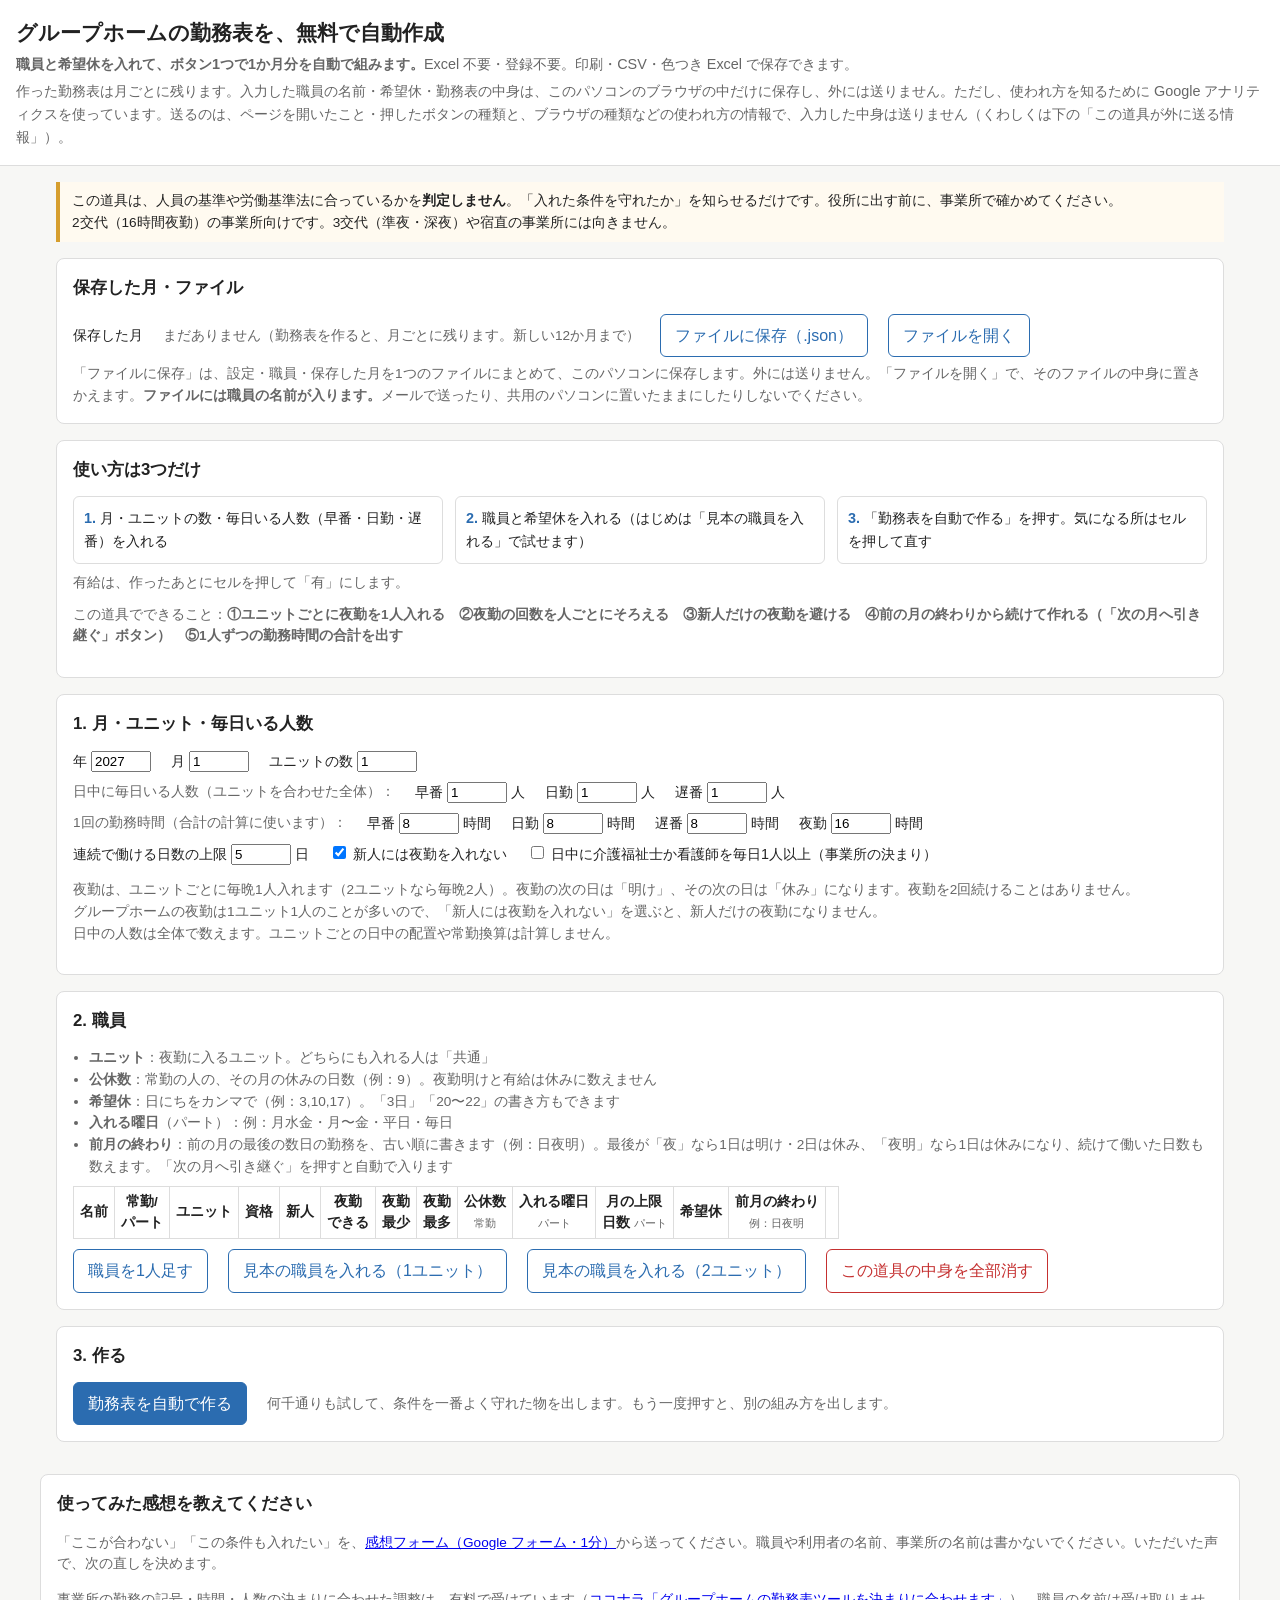
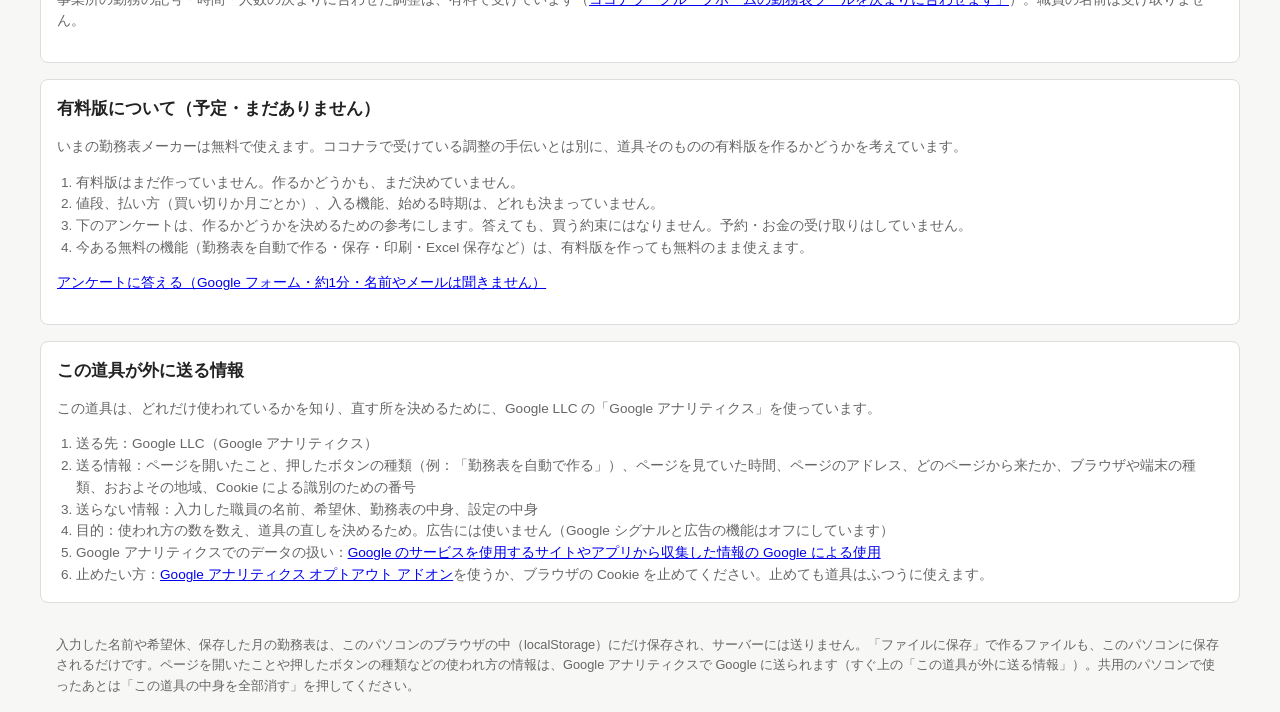
<file: kinmuhyo/index.html>
<!doctype html>
<html lang="ja">
<head>
<meta charset="utf-8">
<meta name="viewport" content="width=device-width, initial-scale=1">
<title>グループホームの勤務表を無料で自動作成｜夜勤・明け・希望休に対応</title>
<meta name="description" content="2交代（16時間夜勤）のグループホーム向けに、1か月の勤務表を無料で自動作成。ユニットごとの夜勤、夜勤→明け→休みの並び、夜勤回数の公平さ、新人だけの夜勤を避ける、希望休、前の月からの続き、勤務時間の合計に対応。入力した名前や希望休はこのパソコンの中だけに保存し、外へ送りません（使われ方は Google アナリティクスで数えます）。">
<!-- Google アナリティクスの測定 ID（GA_ID）とアンケートの URL（SURVEY_URL）は、下の JavaScript（script タグ）のいちばん上で入れます -->
<style>
:root{--bg:#f7f7f5;--card:#fff;--ink:#222;--sub:#666;--line:#ddd;--accent:#2b6cb0;--warn:#c53030;--ok:#2f855a;
--c-early:#fefcbf;--c-day:#e6fffa;--c-late:#feebc8;--c-night:#c3dafe;--c-ake:#e9d8fd;--c-wish:#fed7d7;--c-paid:#c6f6d5;--c-train:#edf2f7}
*{box-sizing:border-box}
body{margin:0;font-family:"Hiragino Kaku Gothic ProN","Yu Gothic UI","Meiryo",sans-serif;background:var(--bg);color:var(--ink);line-height:1.6}
header{background:#fff;border-bottom:1px solid var(--line);padding:16px}
header h1{margin:0;font-size:1.3rem}
header p{margin:4px 0 0;color:var(--sub);font-size:.9rem}
main{max-width:1200px;margin:0 auto;padding:16px}
section{background:var(--card);border:1px solid var(--line);border-radius:8px;padding:16px;margin-bottom:16px}
h2{font-size:1.05rem;margin:0 0 12px}
label{font-size:.9rem}
input[type=number]{width:4.5em}
input[type=text]{width:100%}
button{font:inherit;padding:8px 14px;border-radius:6px;border:1px solid var(--accent);background:var(--accent);color:#fff;cursor:pointer}
button.sub{background:#fff;color:var(--accent)}
button.danger{background:#fff;color:var(--warn);border-color:var(--warn)}
.row{display:flex;flex-wrap:wrap;gap:12px 20px;align-items:center}
.scroll{overflow-x:auto}
table{border-collapse:collapse;font-size:.85rem}
th,td{border:1px solid var(--line);padding:4px 6px;text-align:center;white-space:nowrap}
th small{font-weight:normal;color:var(--sub)}
#staffTable td input[type=text]{min-width:7em}
#staffTable td input.wish{min-width:9em}
.note{color:var(--sub);font-size:.85rem}
.warn{color:var(--warn)}
.ok{color:var(--ok)}
.bad{border:2px solid var(--warn)}
.caution{border-left:4px solid #d69e2e;background:#fffaf0;padding:8px 12px;font-size:.85rem;margin:0 0 16px}
.steps{display:grid;grid-template-columns:repeat(auto-fit,minmax(240px,1fr));gap:12px}
.steps div{border:1px solid var(--line);border-radius:6px;padding:10px;font-size:.9rem}
.steps b{color:var(--accent)}
#result td.s-早{background:var(--c-early)}#result td.s-日{background:var(--c-day)}#result td.s-遅{background:var(--c-late)}
#result td.s-夜{background:var(--c-night);font-weight:bold}#result td.s-明{background:var(--c-ake)}#result td.s-希{background:var(--c-wish)}
#result td.s-有{background:var(--c-paid)}#result td.s-研{background:var(--c-train)}
#result td.short{background:#feb2b2;color:#742a2a;font-weight:bold}
#result th.sat{color:#2b6cb0}#result th.sun{color:#c53030}
#result td.name{text-align:left;position:sticky;left:0;background:#fff}
#result td.cell{cursor:pointer}
ul.warns{margin:8px 0 0;padding-left:1.2em}
.legend span{display:inline-block;padding:0 8px;margin:0 6px 4px 0;border:1px solid var(--line);border-radius:4px;font-size:.85rem}
footer{max-width:1200px;margin:0 auto;padding:16px;color:var(--sub);font-size:.8rem}
@media print{header,section.input,footer,.noprint{display:none!important}body{background:#fff}section{border:none;padding:0}table{font-size:9px}}
</style>
</head>
<body>
<header>
<h1>グループホームの勤務表を、無料で自動作成</h1>
<p><b>職員と希望休を入れて、ボタン1つで1か月分を自動で組みます。</b>Excel 不要・登録不要。印刷・CSV・色つき Excel で保存できます。</p>
<p>作った勤務表は月ごとに残ります。入力した職員の名前・希望休・勤務表の中身は、このパソコンのブラウザの中だけに保存し、外には送りません。ただし、使われ方を知るために Google アナリティクスを使っています。送るのは、ページを開いたこと・押したボタンの種類と、ブラウザの種類などの使われ方の情報で、入力した中身は送りません（くわしくは下の「この道具が外に送る情報」）。</p>
</header>
<main>

<div class="caution">この道具は、人員の基準や労働基準法に合っているかを<b>判定しません</b>。「入れた条件を守れたか」を知らせるだけです。役所に出す前に、事業所で確かめてください。<br>
2交代（16時間夜勤）の事業所向けです。3交代（準夜・深夜）や宿直の事業所には向きません。</div>

<section class="input" id="histBox">
<h2>保存した月・ファイル</h2>
<div class="row">
<label>保存した月 <select id="histSel"></select></label>
<span id="histNone" class="note">まだありません（勤務表を作ると、月ごとに残ります。新しい12か月まで）</span>
<button class="sub" id="exportJson">ファイルに保存（.json）</button>
<button class="sub" id="importJson">ファイルを開く</button>
<input type="file" id="importFile" accept=".json,application/json" style="display:none">
</div>
<p id="histMsg" class="warn" style="display:none"></p>
<p class="note" style="margin:6px 0 0">「ファイルに保存」は、設定・職員・保存した月を1つのファイルにまとめて、このパソコンに保存します。外には送りません。「ファイルを開く」で、そのファイルの中身に置きかえます。<b>ファイルには職員の名前が入ります。</b>メールで送ったり、共用のパソコンに置いたままにしたりしないでください。</p>
</section>

<section class="input">
<h2>使い方は3つだけ</h2>
<div class="steps">
<div><b>1.</b> 月・ユニットの数・毎日いる人数（早番・日勤・遅番）を入れる</div>
<div><b>2.</b> 職員と希望休を入れる（はじめは「見本の職員を入れる」で試せます）</div>
<div><b>3.</b> 「勤務表を自動で作る」を押す。気になる所はセルを押して直す</div>
</div>
<p class="note" style="margin:8px 0 0">有給は、作ったあとにセルを押して「有」にします。</p>
<p class="note" style="margin-top:10px">この道具でできること：<b>①ユニットごとに夜勤を1人入れる</b>　<b>②夜勤の回数を人ごとにそろえる</b>　<b>③新人だけの夜勤を避ける</b>　<b>④前の月の終わりから続けて作れる（「次の月へ引き継ぐ」ボタン）</b>　<b>⑤1人ずつの勤務時間の合計を出す</b></p>
</section>

<section class="input">
<h2>1. 月・ユニット・毎日いる人数</h2>
<div class="row">
<label>年 <input type="number" id="year" min="2024" max="2035"></label>
<label>月 <input type="number" id="month" min="1" max="12"></label>
<label>ユニットの数 <input type="number" id="units" min="1" max="3"></label>
</div>
<div class="row" style="margin-top:8px">
<span class="note">日中に毎日いる人数（ユニットを合わせた全体）：</span>
<label>早番 <input type="number" id="needE" min="0" max="9"> 人</label>
<label>日勤 <input type="number" id="needD" min="0" max="9"> 人</label>
<label>遅番 <input type="number" id="needL" min="0" max="9"> 人</label>
</div>
<div class="row" style="margin-top:8px">
<span class="note">1回の勤務時間（合計の計算に使います）：</span>
<label>早番 <input type="number" id="hE" min="0" max="24" step="0.5"> 時間</label>
<label>日勤 <input type="number" id="hD" min="0" max="24" step="0.5"> 時間</label>
<label>遅番 <input type="number" id="hL" min="0" max="24" step="0.5"> 時間</label>
<label>夜勤 <input type="number" id="hN" min="0" max="24" step="0.5"> 時間</label>
</div>
<div class="row" style="margin-top:8px">
<label>連続で働ける日数の上限 <input type="number" id="maxRun" min="2" max="10"> 日</label>
<label><input type="checkbox" id="ruleNewbie"> 新人には夜勤を入れない</label>
<label><input type="checkbox" id="ruleCert"> 日中に介護福祉士か看護師を毎日1人以上（事業所の決まり）</label>
</div>
<p class="note">夜勤は、ユニットごとに毎晩1人入れます（2ユニットなら毎晩2人）。夜勤の次の日は「明け」、その次の日は「休み」になります。夜勤を2回続けることはありません。<br>
グループホームの夜勤は1ユニット1人のことが多いので、「新人には夜勤を入れない」を選ぶと、新人だけの夜勤になりません。<br>
日中の人数は全体で数えます。ユニットごとの日中の配置や常勤換算は計算しません。</p>
</section>

<section class="input">
<h2>2. 職員</h2>
<ul class="note" style="margin:0 0 8px;padding-left:1.2em">
<li><b>ユニット</b>：夜勤に入るユニット。どちらにも入れる人は「共通」</li>
<li><b>公休数</b>：常勤の人の、その月の休みの日数（例：9）。夜勤明けと有給は休みに数えません</li>
<li><b>希望休</b>：日にちをカンマで（例：3,10,17）。「3日」「20〜22」の書き方もできます</li>
<li><b>入れる曜日</b>（パート）：例：月水金・月〜金・平日・毎日</li>
<li><b>前月の終わり</b>：前の月の最後の数日の勤務を、古い順に書きます（例：日夜明）。最後が「夜」なら1日は明け・2日は休み、「夜明」なら1日は休みになり、続けて働いた日数も数えます。「次の月へ引き継ぐ」を押すと自動で入ります</li>
</ul>
<div class="scroll">
<table id="staffTable">
<thead><tr>
<th>名前</th><th>常勤/<br>パート</th><th>ユニット</th><th>資格</th><th>新人</th><th>夜勤<br>できる</th><th>夜勤<br>最少</th><th>夜勤<br>最多</th><th>公休数<br><small>常勤</small></th><th>入れる曜日<br><small>パート</small></th><th>月の上限<br>日数 <small>パート</small></th><th>希望休</th><th>前月の終わり<br><small>例：日夜明</small></th><th></th>
</tr></thead>
<tbody></tbody>
</table>
</div>
<div class="row" style="margin-top:10px">
<button class="sub" id="addStaff">職員を1人足す</button>
<button class="sub" id="sample">見本の職員を入れる（1ユニット）</button>
<button class="sub" id="sample2">見本の職員を入れる（2ユニット）</button>
<button class="danger" id="clearAll">この道具の中身を全部消す</button>
</div>
</section>

<section class="input">
<h2>3. 作る</h2>
<div class="row">
<button id="make">勤務表を自動で作る</button>
<span class="note">何千通りも試して、条件を一番よく守れた物を出します。もう一度押すと、別の組み方を出します。</span>
</div>
<p id="staffChanged" class="warn" style="display:none">職員の一覧が変わったので、勤務表を消しました。もう一度「勤務表を自動で作る」を押してください。</p>
</section>

<section id="out" style="display:none">
<h2 id="outTitle">勤務表</h2>
<div class="legend"><span style="background:var(--c-early)">早 早番</span><span style="background:var(--c-day)">日 日勤</span><span style="background:var(--c-late)">遅 遅番</span><span style="background:var(--c-night)">夜 夜勤</span><span style="background:var(--c-ake)">明 明け</span><span>休 公休</span><span style="background:var(--c-wish)">希 希望休</span><span style="background:var(--c-paid)">有 有給</span><span style="background:var(--c-train)">研 研修</span></div>
<p id="viewNote" class="note noprint" style="display:none"></p>
<p class="note noprint" id="editNote">セルを押すと、勤務を手で入れかえられます（早→日→遅→夜→明→休→希→有→研 の順）。入れかえると、下の数と注意が作り直されます。夜勤の行の「U1」などは、その人が入ったユニットです。2ユニット以上で「共通」の人は、夜(U1)→夜(U2)→明 の順に変わります。</p>
<div class="scroll"><table id="result"></table></div>
<div id="checks"></div>
<div class="row noprint" style="margin-top:10px">
<button class="sub" id="csv">CSV で保存（Excel で開けます）</button>
<button class="sub" id="xls">Excel で保存（色つき）</button>
<button class="sub" id="print">印刷する</button>
<button id="nextMonth">次の月へ引き継ぐ</button>
</div>
<p class="note noprint" id="xlsNote">「Excel で保存（色つき）」のファイルは、Excel（.xlsx）で開けます。外には送りません。ダウンロードしたファイルは、Excel の上に黄色い帯（保護ビュー）が出ます。インターネットから来たファイルにはいつも出る表示なので、直すときや印刷するときは「編集を有効にする」を押してください。</p>
<p class="note noprint" id="nextNote">「次の月へ引き継ぐ」：月を1つ進め、この月の最後の数日を各職員の「前月の終わり」に入れます。希望休は空にします。<b>今の月の勤務表は残ります</b>（画面の上の「保存した月」から見られます。新しい12か月まで）。</p>
</section>

</main>
<section class="noprint" style="max-width:1200px;margin:0 auto 16px"><h2>使ってみた感想を教えてください</h2><p class="note">「ここが合わない」「この条件も入れたい」を、<a href="https://docs.google.com/forms/d/e/1FAIpQLScq4tjom-AefWlfI-S2hK0AvnML6zK9QaSyuq99uRiudkFqIg/viewform" target="_blank" rel="noopener">感想フォーム（Google フォーム・1分）</a>から送ってください。職員や利用者の名前、事業所の名前は書かないでください。いただいた声で、次の直しを決めます。</p><p class="note">事業所の勤務の記号・時間・人数の決まりに合わせた調整は、有料で受けています（<a id="coconalaLink" href="https://coconala.com/services/4524338" target="_blank" rel="noopener">ココナラ「グループホームの勤務表ツールを決まりに合わせます」</a>）。職員の名前は受け取りません。</p></section>
<section class="noprint" id="paidBox" hidden style="max-width:1200px;margin:0 auto 16px"><h2>有料版について（予定・まだありません）</h2>
<p class="note">いまの勤務表メーカーは無料で使えます。ココナラで受けている調整の手伝いとは別に、道具そのものの有料版を作るかどうかを考えています。</p>
<ol class="note" style="margin:0 0 8px;padding-left:1.4em">
<li>有料版はまだ作っていません。作るかどうかも、まだ決めていません。</li>
<li>値段、払い方（買い切りか月ごとか）、入る機能、始める時期は、どれも決まっていません。</li>
<li>下のアンケートは、作るかどうかを決めるための参考にします。答えても、買う約束にはなりません。予約・お金の受け取りはしていません。</li>
<li>今ある無料の機能（勤務表を自動で作る・保存・印刷・Excel 保存など）は、有料版を作っても無料のまま使えます。</li>
</ol>
<p class="note"><a id="surveyLink" target="_blank" rel="noopener">アンケートに答える（Google フォーム・約1分・名前やメールは聞きません）</a></p></section>
<section class="noprint" id="gaInfo" style="max-width:1200px;margin:0 auto 16px"><h2>この道具が外に送る情報</h2>
<p class="note">この道具は、どれだけ使われているかを知り、直す所を決めるために、Google LLC の「Google アナリティクス」を使っています。</p>
<ol class="note" style="margin:0;padding-left:1.4em">
<li>送る先：Google LLC（Google アナリティクス）</li>
<li>送る情報：ページを開いたこと、押したボタンの種類（例：「勤務表を自動で作る」）、ページを見ていた時間、ページのアドレス、どのページから来たか、ブラウザや端末の種類、おおよその地域、Cookie による識別のための番号</li>
<li>送らない情報：入力した職員の名前、希望休、勤務表の中身、設定の中身</li>
<li>目的：使われ方の数を数え、道具の直しを決めるため。広告には使いません（Google シグナルと広告の機能はオフにしています）</li>
<li>Google アナリティクスでのデータの扱い：<a href="https://policies.google.com/technologies/partner-sites?hl=ja" target="_blank" rel="noopener">Google のサービスを使用するサイトやアプリから収集した情報の Google による使用</a></li>
<li>止めたい方：<a href="https://tools.google.com/dlpage/gaoptout?hl=ja" target="_blank" rel="noopener">Google アナリティクス オプトアウト アドオン</a>を使うか、ブラウザの Cookie を止めてください。止めても道具はふつうに使えます。</li>
</ol></section>
<footer>入力した名前や希望休、保存した月の勤務表は、このパソコンのブラウザの中（localStorage）にだけ保存され、サーバーには送りません。「ファイルに保存」で作るファイルも、このパソコンに保存されるだけです。ページを開いたことや押したボタンの種類などの使われ方の情報は、Google アナリティクスで Google に送られます（すぐ上の「この道具が外に送る情報」）。共用のパソコンで使ったあとは「この道具の中身を全部消す」を押してください。</footer>

<script>
'use strict';
/* ---------- Google アナリティクス 4 とアンケート（ここだけ直せば動く） ----------
   GA_ID：GA4 の測定 ID。'G-XXXXXXXXXX' のままなら、何も読み込まず、何も送らない
   SURVEY_URL：有料版のアンケート（Google フォーム）の URL。空なら「有料版について」の枠ごと出さない */
const GA_ID = 'G-1HFQ06R1X2';
const SURVEY_URL = 'https://docs.google.com/forms/d/e/1FAIpQLScNOqP4i3vICXeZkMqPj2dHBwjlvPpUr56h9m58Be0ga9t6kw/viewform';
const GA_PLACEHOLDER='G-XXXXXXXXXX';
// 送ってよいイベントの名前だけ。パラメータは付けない（入力欄の値・画面の文字・User-ID は送らない）
const GA_EVENTS=['click_generate','click_xlsx','click_csv','click_print','click_next_month','click_survey','click_coconala'];
function gaEnabled(){ return typeof GA_ID==='string' && GA_ID!==GA_PLACEHOLDER && /^G-[A-Z0-9]{4,20}$/.test(GA_ID); }
function gaInit(){
  if(!gaEnabled()) return false;
  try{
    window.dataLayer=window.dataLayer||[];
    window.gtag=function(){ window.dataLayer.push(arguments); };
    window.gtag('set','allow_ad_personalization_signals',false); window.gtag('set','allow_google_signals',false);
    window.gtag('js',new Date());
    window.gtag('config',GA_ID,{allow_google_signals:false,allow_ad_personalization_signals:false});
    const s=document.createElement('script'); s.async=true;
    s.src='https://www.googletagmanager.com/gtag/js?id='+encodeURIComponent(GA_ID);
    (document.head||document.body).appendChild(s);
    return true;
  }catch(e){ return false; }
}
function gaEvent(name){
  try{
    if(!gaEnabled() || !GA_EVENTS.includes(name) || typeof window.gtag!=='function') return;
    window.gtag('event',name);
  }catch(e){}
}
function surveyOk(){ return typeof SURVEY_URL==='string' && /^https:\/\/(docs\.google\.com\/forms\/|forms\.gle\/)[\w\-\/?=&.%]*$/.test(SURVEY_URL); }
function setupPaidBox(){
  try{
    const box=document.getElementById('paidBox'), a=document.getElementById('surveyLink');
    if(!box) return;
    if(!surveyOk() || !a){ box.hidden=true; box.remove(); return; }
    a.href=SURVEY_URL; box.hidden=false;
  }catch(e){}
}
function gaBind(){
  // 道具のボタン（make・xls・csv・print・nextMonth）は、下のそれぞれの click の処理の中で gaEvent を呼ぶ。ここはリンクだけ
  [['surveyLink','click_survey'],['coconalaLink','click_coconala']]
    .forEach(([id,name])=>{ try{ const el=document.getElementById(id); if(el) el.addEventListener('click',()=>gaEvent(name)); }catch(e){} });
}
const STORE='kinmuhyo-gh-v3';
const CODES=['早','日','遅','夜','明','休','希','有','研'];
const WORK=new Set(['早','日','遅','夜','明','研']);
const KOUKYU=new Set(['休','希']);
const WD='日月火水木金土';
const WEEK='月火水木金土日';
const $=id=>document.getElementById(id);
const SETKEYS=['year','month','units','needE','needD','needL','hE','hD','hL','hN','maxRun'];

function defaultState(){
  const d=new Date(); d.setMonth(d.getMonth()+1);
  return {year:d.getFullYear(),month:d.getMonth()+1,units:1,needE:1,needD:1,needL:1,hE:8,hD:8,hL:8,hN:16,maxRun:5,ruleNewbie:true,ruleCert:false,staff:[],result:null,history:{},workKey:''};
}
function newStaff(o){return Object.assign({name:'',type:'常勤',unit:'1',cert:'なし',newbie:false,night:true,nMin:3,nMax:5,off:9,days:'月火水木金',cap:12,wish:'',prev:''},o||{});}
function sanitize(s){
  const d=defaultState();
  if(!s||typeof s!=='object') return d;
  const out=Object.assign(defaultState(),s); // d は既定値として残す（壊れた年などを d の値に戻すため）
  out.staff=Array.isArray(s.staff)?s.staff.filter(x=>x&&typeof x==='object').map(x=>newStaff(x)):[];
  out.staff.forEach(x=>{ if(!['常勤','パート'].includes(x.type)) x.type='常勤'; if(!['1','2','3','共通'].includes(String(x.unit))) x.unit='1'; x.unit=String(x.unit); if(!['なし','介護福祉士','看護師'].includes(x.cert)) x.cert='なし'; x.name=String(x.name||''); x.wish=String(x.wish||''); x.days=String(x.days||''); x.prev=String(x.prev||''); });
  out.staff.forEach(x=>{ x.newbie=x.newbie===true; x.night=x.night!==false; x.nMin=num(x.nMin,0,15,0); x.nMax=num(x.nMax,0,15,0); x.off=num(x.off,0,20,9); x.cap=num(x.cap,0,31,12); });
  // 設定値は範囲に収める（壊れた値・文字でも止まらない）
  out.year=num(out.year,2000,2100,d.year); out.month=num(out.month,1,12,d.month); out.units=num(out.units,1,3,1);
  out.needE=num(out.needE,0,9,1); out.needD=num(out.needD,0,9,1); out.needL=num(out.needL,0,9,1);
  out.hE=hoursVal(out.hE,8); out.hD=hoursVal(out.hD,8); out.hL=hoursVal(out.hL,8); out.hN=hoursVal(out.hN,16);
  out.maxRun=num(out.maxRun,2,10,5);
  out.ruleNewbie=typeof out.ruleNewbie==='boolean'?out.ruleNewbie:true; out.ruleCert=out.ruleCert===true;
  if(!resultShapeOk(out.result)) out.result=null;
  else if(out.result.edited!==true) delete out.result.edited; // 手で直した印。古い保存・壊れた値は「手直しなし」
  out.history=sanitizeHistory(s.history);
  // workKey＝今作業している月（「次の月へ」で進んだ月・作った月のうち新しい方）。形がちがえば空に
  out.workKey=(typeof s.workKey==='string'&&/^\d{4}-\d{2}$/.test(s.workKey))?s.workKey:'';
  // 前の版の保存（月ごとの保存がない）なら、今の表を「保存した月」に入れる
  const r=out.result;
  if(r && r.grid.length===out.staff.length && !out.history[ymKey(r.year,r.month)]){ const e=histEntryFrom(r,out.staff); if(histEntryOk(ymKey(r.year,r.month),e)){ out.history[ymKey(r.year,r.month)]=e; pruneHistory(out.history); } }
  return out;
}
/* ---------- 月ごとの保存（state.history['YYYY-MM']） ---------- */
const HIST_MAX=12;
function ymKey(y,m){ return String(y).padStart(4,'0')+'-'+String(m).padStart(2,'0'); }
function histEntryFrom(r,staff){
  const e={grid:r.grid.map(row=>row.slice()),nu:r.nu.map(row=>row.slice()),units:r.units,
    names:staff.map(x=>String(x.name||'')),wish:staff.map(x=>String(x.wish||'')),prev:staff.map(x=>String(x.prev||''))};
  if(r.edited===true) e.edited=true; // 手で直した印
  return e;
}
function histEntryOk(key,h){
  const m=/^(\d{4})-(\d{2})$/.exec(key); if(!m) return false;
  const y=+m[1], mo=+m[2]; if(y<2000||y>2100||mo<1||mo>12) return false;
  if(!(h&&typeof h==='object')) return false;
  if(!resultShapeOk({year:y,month:mo,units:h.units,grid:h.grid,nu:h.nu})) return false;
  const nd=new Date(y,mo,0).getDate();
  if(!h.grid.every(row=>row.length===nd)) return false;
  return Array.isArray(h.names)&&h.names.length===h.grid.length&&h.names.every(x=>typeof x==='string');
}
function sanitizeHistory(src){
  const out={};
  if(!src||typeof src!=='object'||Array.isArray(src)) return out;
  Object.keys(src).forEach(k=>{
    const h=src[k]; if(!histEntryOk(k,h)) return;
    const n=h.grid.length, strs=a=>Array.from({length:n},(_,i)=>Array.isArray(a)&&typeof a[i]==='string'?a[i]:'');
    out[k]={grid:h.grid.map(row=>row.slice()),nu:h.nu.map(row=>row.slice()),units:h.units,names:h.names.slice(),wish:strs(h.wish),prev:strs(h.prev)};
    if(h.edited===true) out[k].edited=true;
  });
  pruneHistory(out);
  return out;
}
function pruneHistory(h){ Object.keys(h).sort().reverse().slice(HIST_MAX).forEach(k=>{ delete h[k]; }); return h; }
function storeHistory(){
  if(!resultOk()) return;
  const r=state.result;
  if(!state.history||typeof state.history!=='object') state.history={};
  state.history[ymKey(r.year,r.month)]=histEntryFrom(r,state.staff);
  pruneHistory(state.history);
}
function histMatches(h){ return !!h && h.names.length===state.staff.length && h.names.every((nm,i)=>nm===String(state.staff[i].name||'')); }
function resultShapeOk(r){
  if(!(r&&typeof r==='object')) return false;
  if(!Number.isInteger(r.year)||!Number.isInteger(r.month)||!Number.isInteger(r.units)||r.units<1||r.units>3) return false;
  if(!(Array.isArray(r.grid)&&r.grid.every(row=>Array.isArray(row)&&row.every(c=>CODES.includes(c))))) return false;
  // nu は grid と同じ形で、値は 0〜ユニット数 の整数
  if(!(Array.isArray(r.nu)&&r.nu.length===r.grid.length)) return false;
  return r.nu.every((row,i)=>Array.isArray(row)&&row.length===r.grid[i].length&&row.every(v=>Number.isInteger(v)&&v>=0&&v<=r.units));
}
let state=load();
let viewKey=null; // 保存した月を見ているときの 'YYYY-MM'（見るだけ）
function load(){ try{ return sanitize(JSON.parse(localStorage.getItem(STORE))); }catch(e){ return defaultState(); } }
let saveWarned=false;
function save(){ storeHistory(); try{localStorage.setItem(STORE,JSON.stringify(state));}catch(e){ if(!saveWarned){ saveWarned=true; const f=document.querySelector('footer'); if(f) f.insertAdjacentHTML('afterbegin','<p class="warn"><b>このブラウザでは保存ができません。</b>閉じると入力が消えるので、『ファイルに保存（.json）』で残してください。</p>'); } } }

function renderSettings(){
  SETKEYS.forEach(k=>$(k).value=state[k]);
  $('ruleNewbie').checked=state.ruleNewbie; $('ruleCert').checked=state.ruleCert;
}
function num(v,lo,hi,def){ v=parseInt(String(v).replace(/[０-９]/g,c=>String.fromCharCode(c.charCodeAt(0)-0xFEE0)),10); if(isNaN(v)) v=def; return Math.min(hi,Math.max(lo,v)); }
// 勤務時間用：小数（0.5 刻み）・全角数字も受ける。0〜24 に収める
function hoursVal(v,def){
  const t=String(v==null?'':v).replace(/[０-９]/g,c=>String.fromCharCode(c.charCodeAt(0)-0xFEE0)).replace(/[．。]/g,'.').trim();
  let x=/^\d+(\.\d+)?$|^\.\d+$/.test(t)?parseFloat(t):NaN;
  if(isNaN(x)) x=(typeof def==='number'&&isFinite(def))?def:8;
  x=Math.round(x*2)/2;
  return Math.min(24,Math.max(0,x));
}
function readSettings(){
  state.year=num($('year').value,2000,2100,state.year);
  state.month=num($('month').value,1,12,state.month);
  state.units=num($('units').value,1,3,1);
  state.needE=num($('needE').value,0,9,0); state.needD=num($('needD').value,0,9,0); state.needL=num($('needL').value,0,9,0);
  state.hE=hoursVal($('hE').value,state.hE); state.hD=hoursVal($('hD').value,state.hD); state.hL=hoursVal($('hL').value,state.hL); state.hN=hoursVal($('hN').value,state.hN);
  state.maxRun=num($('maxRun').value,2,10,5);
  state.ruleNewbie=$('ruleNewbie').checked; state.ruleCert=$('ruleCert').checked;
  renderSettings();
}
function esc(s){return String(s).replace(/[&<>"']/g,c=>({'&':'&amp;','<':'&lt;','>':'&gt;','"':'&quot;',"'":'&#39;'}[c]));}

// 今の月の表に、手で直した所があるか
function hasHandEdits(){ return resultOk()&&state.result.edited===true; }
const EDIT_LOST='今の勤務表が消えます。手で直した所も消えます。'; // ファイルを開くとき
const EDIT_VIEW_ONLY='今の勤務表はこの画面で直せなくなります。手で直した所は「保存した月」に見るだけの形で残ります（新しい12か月まで）。'; // 年・月、ユニットの数、職員のユニット
const EDIT_GONE='今の勤務表はこの画面で直せなくなります。職員が変わると、「保存した月」でも見られなくなります。残したいときは、先に「ファイルに保存」を押してください。'; // 見本を入れる、最後の1人を消す
function staffChanged(){
  viewKey=null;
  if(state.result){ state.result=null; $('staffChanged').textContent='職員の一覧が変わったので、勤務表を消しました。もう一度「勤務表を自動で作る」を押してください。'; $('staffChanged').style.display=''; }
  save(); renderStaff(); renderResult();
}
// 職員を足す：今の表は消さず、新しい人の行（全日「休」）だけを足す
function addStaffRow(){
  if(!resultOk()){ state.staff.push(newStaff()); staffChanged(); return; }
  const r=state.result, nd=new Date(state.year,state.month,0).getDate();
  viewKey=null; state.staff.push(newStaff()); r.grid.push(Array(nd).fill('休')); r.nu.push(Array(nd).fill(0));
  $('staffChanged').style.display='none'; save(); renderStaff(); renderResult();
}
// 職員を消す：その人の行だけを消す（ほかの人のマスはずらさない）。最後の1人なら表もなくなる
function removeStaffAt(i){
  const keep=resultOk()&&state.staff.length>1;
  state.staff.splice(i,1);
  if(!keep){ staffChanged(); return; }
  viewKey=null; state.result.grid.splice(i,1); state.result.nu.splice(i,1);
  $('staffChanged').style.display='none'; save(); renderStaff(); renderResult();
}
function opt(v,cur){return `<option${String(v)===String(cur)?' selected':''}>${v}</option>`;}
function renderStaff(){
  const tb=document.querySelector('#staffTable tbody'); tb.innerHTML='';
  state.staff.forEach((s,i)=>{
    const tr=document.createElement('tr');
    const units=['1','2','3'].slice(0,Math.max(1,state.units)).concat(['共通']);
    if(!units.includes(s.unit)) units.unshift(s.unit);
    tr.innerHTML=`<td><input type="text" data-k="name" value="${esc(s.name)}" placeholder="例：山田" maxlength="20"></td>
<td><select data-k="type">${opt('常勤',s.type)}${opt('パート',s.type)}</select></td>
<td><select data-k="unit">${units.map(u=>opt(u,s.unit)).join('')}</select></td>
<td><select data-k="cert">${opt('なし',s.cert)}${opt('介護福祉士',s.cert)}${opt('看護師',s.cert)}</select></td>
<td><input type="checkbox" data-k="newbie"${s.newbie?' checked':''}></td>
<td><input type="checkbox" data-k="night"${s.night?' checked':''}></td>
<td><input type="number" data-k="nMin" min="0" max="15" value="${s.nMin}"></td>
<td><input type="number" data-k="nMax" min="0" max="15" value="${s.nMax}"></td>
<td><input type="number" data-k="off" min="0" max="20" value="${s.off}"></td>
<td><input type="text" data-k="days" value="${esc(s.days)}" style="width:6em"></td>
<td><input type="number" data-k="cap" min="0" max="31" value="${s.cap}"></td>
<td><input type="text" class="wish" data-k="wish" value="${esc(s.wish)}" placeholder="3,10,17"></td>
<td><input type="text" data-k="prev" value="${esc(s.prev)}" style="width:6em" maxlength="10"></td>
<td><button class="danger" data-del="${i}">消す</button></td>`;
    tr.querySelectorAll('[data-k]').forEach(el=>{
      el.addEventListener('change',()=>{
        const k=el.dataset.k;
        if(k==='unit' && String(el.value)!==String(s.unit) && hasHandEdits() && state.result.grid[i].includes('夜') && !confirm('ユニットを変えると、'+EDIT_VIEW_ONLY+'よろしいですか？')){ el.value=s.unit; return; }
        if(el.type==='checkbox') s[k]=el.checked;
        else if(el.type==='number'){ const hi={nMin:15,nMax:15,off:20,cap:31}[k]||31; s[k]=String(el.value).trim()===''?s[k]:num(el.value,0,hi,s[k]); el.value=s[k]; }
        else s[k]=el.value;
        if(k==='type' && s.type==='パート'){ s.night=false; s.nMin=0; s.nMax=0; }
        if(k==='newbie' && s.newbie){ s.nMin=0; }
        save();
        if(k==='type'||k==='newbie') renderStaff(); else markBad(tr,s);
        if(k==='unit'&&state.result&&(!resultOk()||state.result.grid[i].includes('夜'))){ state.result=null; $('staffChanged').textContent='職員のユニットが変わったので、勤務表を消しました。もう一度「勤務表を自動で作る」を押してください。'; $('staffChanged').style.display=''; save(); }
        renderResult();
      });
    });
    markBad(tr,s);
    tr.querySelector('[data-del]').addEventListener('click',()=>{ if(confirm((s.name||'この職員')+' を消しますか？'+(state.staff.length===1&&hasHandEdits()?'\n\n'+EDIT_GONE:''))) removeStaffAt(i); });
    tb.appendChild(tr);
  });
}
function markBad(tr,s){
  const nd=new Date(state.year,state.month,0).getDate();
  const set=(k,bad,msg)=>{ const el=tr.querySelector(`[data-k="${k}"]`); if(!el) return; el.classList.toggle('bad',!!bad); el.title=bad?msg:''; };
  const wp=parseWish(s.wish,nd), dpf=parseDaysFull(s.days);
  set('wish',wp.bad.length,'読めなかった：'+wp.bad.join(' '));
  set('days',s.type==='パート'&&(dpf.set.size===0||dpf.bad),'曜日が読めません（例：月水金・月〜金・平日・毎日）');
  set('prev',parsePrev(s.prev).bad,'早日遅夜明休有研 の字で書いてください');
  set('nMin',s.nMin>s.nMax,'最少が最多より大きいです');
}
function toHalf(t){return String(t).replace(/[０-９]/g,c=>String.fromCharCode(c.charCodeAt(0)-0xFEE0));}
function parseWish(str,nd){
  const set=new Set(), bad=[];
  toHalf(str||'').replace(/[，、\s・]/g,',').replace(/[〜～~ー－–—]/g,'-').split(',').forEach(raw=>{
    const t=raw.replace(/日/g,'').trim(); if(!t) return;
    const m=t.match(/^(\d{1,2})(?:-(\d{1,2}))?$/);
    if(!m){bad.push(raw.trim());return;}
    const a=+m[1], b=m[2]?+m[2]:a;
    if(a<1||b<1||a>nd||b>nd){bad.push(raw.trim());return;}
    for(let d=Math.min(a,b);d<=Math.max(a,b);d++) set.add(d-1);
  });
  return {set,bad};
}
function parseDaysFull(str){
  let t=String(str||'').replace(/[毎全](?=[\s、，,・]*[月火水木金土日][\s、，,・]*曜)/g,'').replace(/\s|曜日|曜|、|，|,|・/g,'').replace(/毎日|全日|全部/g,WEEK).replace(/平日/g,'月火水木金').replace(/[〜～~ー－–—\u2212\u2010\u2011\u2015]|から/g,'-');
  const set=new Set(); let bad=false;
  t=t.replace(/([月火水木金土日])-([月火水木金土日])/g,(m,a,b)=>{ let i=WEEK.indexOf(a); const j=WEEK.indexOf(b); for(let k=0;k<7;k++){ set.add(WEEK[i]); if(i===j) break; i=(i+1)%7; } return ''; });
  t.split('').forEach(c=>{ if(WEEK.includes(c)) set.add(c); else bad=true; });
  return {set,bad};
}
function parsePrev(str){
  const t=String(str||'').replace(/\s/g,'').split('').map(c=>c==='希'?'休':c);
  const bad=t.some(c=>!CODES.includes(c));
  const codes=t.filter(c=>CODES.includes(c));
  let run=0; for(let k=codes.length-1;k>=0;k--){ if(WORK.has(codes[k])) run++; else break; }
  const last=codes[codes.length-1]||'', last2=codes[codes.length-2]||'';
  return {bad,run,lastNight:last==='夜',ake:last==='明'&&last2==='夜',codes};
}
function unitsOf(s,cfg){ return s.unit==='共通'?Array.from({length:cfg.units},(_,k)=>k+1):[Math.min(cfg.units,+s.unit||1)]; }

/* ---------- 自動作成 ---------- */
function build(cfg,staff,rnd){
  const nd=cfg.nd, n=staff.length;
  const g=staff.map(()=>Array(nd).fill(''));
  const nu=staff.map(()=>Array(nd).fill(0));
  staff.forEach((s,i)=>{
    s._wish.forEach(d=>{ g[i][d]='希'; });
    const p=s._prev;
    if(p.lastNight){ if(nd>0) g[i][0]='明'; if(nd>1&&g[i][1]==='') g[i][1]='休'; }
    else if(p.ake){ if(nd>0&&g[i][0]==='') g[i][0]='休'; }
  });
  const nightCnt=Array(n).fill(0);
  const workOf=i=>g[i].filter(c=>WORK.has(c)).length;
  function runBefore(i,d){ let r=0; for(let k=d-1;k>=0;k--){ if(WORK.has(g[i][k])) r++; else return r; } return r+staff[i]._prev.run; }
  function runAfter(i,d){ let r=0; for(let k=d+1;k<nd;k++){ if(WORK.has(g[i][k])) r++; else break; } return r; }
  function canWork(i,d,len){
    for(let k=d;k<d+len&&k<nd;k++) if(g[i][k]!=='') return false;
    return runBefore(i,d)+len+runAfter(i,Math.min(nd-1,d+len-1))<=cfg.maxRun;
  }
  const target=staff.map(s=>s.type==='常勤'?Math.max(0,nd-s.off):Math.min(s.cap,nd));
  // 1) 夜勤：ユニットごとに1人
  for(let d=0;d<nd;d++){
    const uOrder=Array.from({length:cfg.units},(_,k)=>k+1);
    // 入れる人が少ないユニットから
    uOrder.sort((a,b)=>staff.filter(s=>s.unit===String(a)).length-staff.filter(s=>s.unit===String(b)).length);
    for(const u of uOrder){
      const cand=[];
      staff.forEach((s,i)=>{
        if(!s.night || nightCnt[i]>=s.nMax) return;
        if(!s._units.includes(u)) return;
        if(cfg.ruleNewbie && s.newbie) return;
        if(!canWork(i,d,Math.min(2,nd-d))) return;
        if(d+2<nd && g[i][d+2]!=='' && !KOUKYU.has(g[i][d+2])) return;
        if(s.type==='パート'){ if(!s._days.has(cfg.wd(d))) return; if(workOf(i)+Math.min(2,nd-d)>s.cap) return; }
        cand.push(i);
      });
      if(!cand.length) continue;
      const key=i=>(nightCnt[i]-staff[i].nMin)*2+(staff[i].unit==='共通'?1:0);
      cand.sort((a,b)=>key(a)-key(b));
      const top=cand.filter(i=>key(i)===key(cand[0]));
      const i=top[Math.floor(rnd()*top.length)];
      g[i][d]='夜'; nu[i][d]=u; nightCnt[i]++;
      if(d+1<nd) g[i][d+1]='明';
      if(d+2<nd && g[i][d+2]==='') g[i][d+2]='休';
    }
  }
  // 2) 日中
  for(let d=0;d<nd;d++){
    const slots=[];
    for(let k=0;k<cfg.needE;k++) slots.push('早');
    for(let k=0;k<cfg.needD;k++) slots.push('日');
    for(let k=0;k<cfg.needL;k++) slots.push('遅');
    let haveCert=false;
    for(const code of slots){
      let cand=[];
      staff.forEach((s,i)=>{
        if(g[i][d]!=='') return;
        if(s.type==='パート' && !s._days.has(cfg.wd(d))) return;
        if(workOf(i)>=target[i]) return;
        if(!canWork(i,d,1)) return;
        if(code==='早' && d>0 && g[i][d-1]==='遅') return;
        if(code==='早' && d===0 && s._prev.codes.slice(-1)[0]==='遅') return;
        cand.push(i);
      });
      if(!cand.length) continue;
      if(cfg.ruleCert && !haveCert){ const c=cand.filter(i=>staff[i].cert!=='なし'); if(c.length) cand=c; }
      cand.sort((a,b)=>((target[b]-workOf(b))-(target[a]-workOf(a)))||(rnd()-0.5));
      const top=cand.slice(0,Math.min(3,cand.length));
      const i=top[Math.floor(rnd()*top.length)];
      g[i][d]=code; if(staff[i].cert!=='なし') haveCert=true;
    }
  }
  // 3) 常勤の勤務日が足りない人に日勤を足す
  staff.forEach((s,i)=>{
    if(s.type!=='常勤') return;
    let need=target[i]-workOf(i);
    const days=[]; for(let d=0;d<nd;d++) days.push(d);
    days.sort(()=>rnd()-0.5);
    for(const d of days){ if(need<=0) break; if(g[i][d]==='' && canWork(i,d,1)){ g[i][d]='日'; need--; } }
  });
  for(let i=0;i<n;i++) for(let d=0;d<nd;d++) if(g[i][d]==='') g[i][d]='休';
  return {g,nu};
}

function nightUnit(cfg,staff,res,i,d){ const u=res.nu[i]&&res.nu[i][d]; return u||staff[i]._units[0]; }
function evaluate(cfg,staff,res){
  const g=res.g, nd=cfg.nd, warns=[], infos=[]; let pen=0;
  const cap=staff.reduce((a,s)=>a+(s.night&&!(cfg.ruleNewbie&&s.newbie)?s.nMax:0),0);
  if(cap<cfg.units*nd) warns.push(`夜勤できる回数の合計（「夜勤 最多」の合計 ${cap}回）が、1か月の夜勤 ${cfg.units*nd}回（ユニット${cfg.units}×${nd}日）に足りません。夜勤できる人か「夜勤 最多」を増やしてください`);
  if(cfg.units>1){
    for(let u=1;u<=cfg.units;u++){
      const capU=staff.reduce((a,s)=>a+(s.night&&!(cfg.ruleNewbie&&s.newbie)&&s._units.includes(u)?s.nMax:0),0);
      if(capU<nd) warns.push(`ユニット${u}に入れる人（ユニット${u}の人と「共通」の人）の「夜勤 最多」の合計 ${capU}回が、ユニット${u}の1か月の夜勤 ${nd}回に足りません（「共通」の人は、どのユニットにも重ねて数えています）。ユニット${u}の人か「夜勤 最多」を増やしてください`);
    }
  }
  const nightShort=Array.from({length:cfg.units+1},()=>[]);
  const nightShortAt=warns.length;
  const dayWarns=[]; // 日ごとの注意。41件以上でも人ごとの注意が隠れないよう、人ごとの注意の後に出す
  const dayCnt=[];
  for(let d=0;d<nd;d++){
    const c={早:0,日:0,遅:0,夜:0,cert:0,newbieNight:0,perU:Array(cfg.units+1).fill(0)};
    staff.forEach((s,i)=>{const x=g[i][d]; if(c[x]!==undefined) c[x]++; if(['早','日','遅'].includes(x)&&s.cert!=='なし') c.cert++; if(x==='夜'){ c.perU[nightUnit(cfg,staff,res,i,d)]++; if(s.newbie) c.newbieNight++; }});
    dayCnt.push(c);
    const lack=[];
    if(c.早<cfg.needE) lack.push('早番'+(cfg.needE-c.早)+'人');
    if(c.日<cfg.needD) lack.push('日勤'+(cfg.needD-c.日)+'人');
    if(c.遅<cfg.needL) lack.push('遅番'+(cfg.needL-c.遅)+'人');
    if(lack.length){ pen+=lack.length*1000; dayWarns.push(`${d+1}日：${lack.join('・')} が足りません`); }
    for(let u=1;u<=cfg.units;u++) if(c.perU[u]<1){ pen+=1000; nightShort[u].push(d+1); }
    for(let u=1;u<=cfg.units;u++) if(c.perU[u]>1){ pen+=300; dayWarns.push(`${d+1}日：${cfg.units>1?'ユニット'+u+'の':''}夜勤が ${c.perU[u]}人です`); }
    if(cfg.ruleNewbie && c.newbieNight>0){ pen+=800; dayWarns.push(`${d+1}日：新人が夜勤に入っています`); }
    if(cfg.ruleCert && (c.早+c.日+c.遅)>0 && c.cert===0){ pen+=300; dayWarns.push(`${d+1}日：日中に介護福祉士・看護師がいません（事業所の決まり）`); }
  }
  // 夜勤の不足はユニットごとに1行にまとめ、日ごとの注意より前に出す
  const nsLines=[]; for(let u=1;u<=cfg.units;u++) if(nightShort[u].length) nsLines.push(`${cfg.units>1?'ユニット'+u+'の':''}夜勤が足りない日：${nightShort[u].join(',')}日`);
  warns.splice(nightShortAt,0,...nsLines);
  const hours={早:cfg.hE,日:cfg.hD,遅:cfg.hL,夜:cfg.hN,研:cfg.hD};
  const per=staff.map((s,i)=>{
    const row=g[i]; let night=0,work=0,off=0,paid=0,hrs=0,run=s._prev.run,maxRun=run,lateEarly=0,ngNight=0,ngAke=0;
    const prevLast=s._prev.codes.slice(-1)[0];
    for(let d=0;d<nd;d++){
      const x=row[d];
      hrs+=hours[x]||0;
      if(x==='夜'){night++; if(d+1<nd&&row[d+1]!=='明') ngAke++; if(d+2<nd&&WORK.has(row[d+2])) ngAke++; if((d>0&&row[d-1]==='夜')||(d===0&&prevLast==='夜')) ngNight++;}
      if(WORK.has(x)){work++;run++;maxRun=Math.max(maxRun,run);} else {run=0; if(KOUKYU.has(x)) off++; if(x==='有') paid++;}
      if(x==='早'&&((d>0&&row[d-1]==='遅')||(d===0&&prevLast==='遅'))) lateEarly++;
    }
    if(s._prev.lastNight){ if(nd>0&&row[0]!=='明') ngAke++; if(nd>1&&WORK.has(row[1])) ngAke++; }
    if(s._prev.ake && nd>0 && WORK.has(row[0])) ngAke++;
    return {night,work,off,paid,hrs,maxRun,lateEarly,ngNight,ngAke};
  });
  staff.forEach((s,i)=>{
    const p=per[i], nm=s.name||('職員'+(i+1));
    if(s._wishBad.length) warns.push(`${nm}：希望休の「${s._wishBad.join('、')}」が読めませんでした（例：3,10,20-22）`);
    if(s._prev.bad) warns.push(`${nm}：「前月の終わり」に、早日遅夜明休有研 以外の字があります`);
    if(s.type==='パート' && (s._days.size===0||s._daysBad)) warns.push(`${nm}：「入れる曜日」に読めない所があります（例：月水金・月〜金・平日・毎日）`);
    // パートの「入れる曜日」の外の勤務（読めた曜日だけで点検。明は夜勤の次の日に自動で入るので数えない。休・希・有も数えない）
    if(s.type==='パート' && s._days.size>0){ const outDays=[]; for(let d=0;d<nd;d++) if(['早','日','遅','夜','研'].includes(g[i][d]) && !s._days.has(cfg.wd(d))) outDays.push(`${d+1}日（${cfg.wd(d)}）`); if(outDays.length) warns.push(`${nm}：入れる曜日の外に勤務があります（${outDays.join('・')}）`); }
    // 前の日に夜勤がない「明」（1日は、前の月の最後が「夜」なら正しい）
    { const noNight=[]; for(let d=0;d<nd;d++) if(g[i][d]==='明' && !(d===0?s._prev.lastNight:g[i][d-1]==='夜')) noNight.push(`${d+1}日`); if(noNight.length) warns.push(`${nm}：夜勤のない明けがあります（${noNight.join('・')}）`); }
    if(s.nMin>s.nMax) warns.push(`${nm}：夜勤の最少 ${s.nMin}回が、最多 ${s.nMax}回より大きくなっています`);
    if(s.unit!=='共通' && +s.unit>cfg.units) warns.push(`${nm}：ユニット${s.unit} は、今のユニットの数（${cfg.units}）にありません`);
    if(p.maxRun>cfg.maxRun){pen+=500;warns.push(`${nm}：${p.maxRun}日続けて勤務になっています（上限 ${cfg.maxRun}日。前の月からの続きもふくむ）`);}
    const noNight=cfg.ruleNewbie&&s.newbie;
    if(s.night && !noNight && p.night<s.nMin){pen+=200*(s.nMin-p.night);warns.push(`${nm}：夜勤が ${p.night}回で、最少 ${s.nMin}回に足りません`);}
    if(p.night>s.nMax){pen+=300;warns.push(`${nm}：夜勤が ${p.night}回で、最多 ${s.nMax}回をこえています`);}
    if(!s.night && p.night>0){pen+=1000;warns.push(`${nm}：夜勤できない人に夜勤が入っています`);}
    if(s.type==='常勤' && p.off!==s.off){pen+=150*Math.abs(p.off-s.off);warns.push(`${nm}：公休が ${p.off}日で、公休数 ${s.off}日と合いません`);}
    if(s.type==='パート' && p.work>s.cap){pen+=300;warns.push(`${nm}：${p.work}日勤務で、上限 ${s.cap}日をこえています`);}
    if(p.lateEarly){pen+=50*p.lateEarly;warns.push(`${nm}：遅番の次の日に早番が ${p.lateEarly}回あります`);}
    if(p.ngNight){pen+=1000;warns.push(`${nm}：夜勤が2日続いています`);}
    if(p.ngAke){pen+=800;warns.push(`${nm}：夜勤のあとが「明け→休み」になっていない所があります（前の月からの続きもふくむ）`);}
    s._wish.forEach(d=>{
      if(g[i][d]!=='希'){
        if(d===0&&s._prev.lastNight) infos.push(`${nm}：1日の希望休は、前の月の夜勤の「明け」と重なっているので、明けにしました`);
        else if(g[i][d]!=='有') {pen+=600;warns.push(`${nm}：${d+1}日の希望休が守れていません`);}
      }
    });
  });
  warns.push(...dayWarns);
  const np=staff.map((s,i)=>(s.night&&!(cfg.ruleNewbie&&s.newbie))?per[i].night-s.nMin:null).filter(v=>v!==null);
  if(np.length>1) pen+=(Math.max(...np)-Math.min(...np))*40;
  return {pen,warns,infos,per,dayCnt};
}

function seeded(seed){ let t=seed>>>0; return ()=>{ t+=0x6D2B79F5; let r=Math.imul(t^t>>>15,1|t); r^=r+Math.imul(r^r>>>7,61|r); return ((r^r>>>14)>>>0)/4294967296; }; }
function makeCfg(src){
  const y=src?src.year:state.year, m=src?src.month:state.month, nd=new Date(y,m,0).getDate(), first=new Date(y,m-1,1).getDay();
  return {nd,units:src?src.units:Math.max(1,state.units),needE:state.needE,needD:state.needD,needL:state.needL,hE:state.hE,hD:state.hD,hL:state.hL,hN:state.hN,maxRun:Math.max(2,state.maxRun),ruleNewbie:state.ruleNewbie,ruleCert:state.ruleCert,wd:d=>WD[(first+d)%7]};
}
function prepStaff(cfg,h){
  return state.staff.map((s0,i)=>{ const s=h?Object.assign({},s0,{wish:h.wish[i]||'',prev:h.prev[i]||''}):s0; const w=parseWish(s.wish,cfg.nd), df=parseDaysFull(s.days); const o=Object.assign({},s,{_wish:w.set,_wishBad:w.bad,_days:df.set,_daysBad:df.bad,_prev:parsePrev(s.prev)}); o._units=unitsOf(o,cfg); return o; });
}

function run(){
  readSettings();
  if(!state.staff.length){viewKey=null; save(); alert('職員を1人以上入れてください');return;}
  fixWorkKey();
  // 保存した月のうち、いちばん新しい月より前の月を作り直すときだけ、置きかえる前に確かめる。取り消したら何もしない
  // （今作業している月＝いちばん新しい月で、職員やユニットを変えて作り直すときは聞かない）
  // 手で直した所があるときは、作り直す前に確かめる（今の表、または表が消えているときはその月の保存を見る）
  const savedMonth=state.history&&state.history[ymKey(state.year,state.month)];
  const hasEdits=resultOk()?state.result.edited===true:!!(savedMonth&&savedMonth.edited===true);
  if(isPastSaved(state.year,state.month)&&!resultOk()){
    if(!confirm(`保存した${state.year}年${state.month}月の表を作り直して置きかえます。${hasEdits?'手で直した所も作り直されます。':''}前月の終わりの欄も、その月の前の月に合っているか確かめてください。よろしいですか？`)) return;
  } else if(hasEdits&&!confirm(viewKey?`${state.year}年${state.month}月の表の、手で直した所も作り直されます。よろしいですか？`:'手で直した所も作り直されます。よろしいですか？')) return;
  viewKey=null; save();
  const cfg=makeCfg(), staff=prepStaff(cfg);
  const base=(Date.now()^Math.floor(Math.random()*1e9))>>>0;
  let best=null; const t0=performance.now();
  for(let k=0;k<4000;k++){
    const res=build(cfg,staff,seeded(base+k*7919));
    const ev=evaluate(cfg,staff,res);
    if(!best||ev.pen<best.ev.pen) best={res,ev};
    if(best.ev.pen===0 || (best.ev.warns.length===0 && best.ev.pen<=40 && k>300) || performance.now()-t0>2500) break;
  }
  state.result={year:state.year,month:state.month,units:cfg.units,grid:best.res.g,nu:best.res.nu};
  { const k=ymKey(state.year,state.month); if(k>(state.workKey||'')) state.workKey=k; }
  $('staffChanged').style.display='none';
  save(); renderResult();
}

// 今作業している月：保存した月のいちばん新しい月と、「次の月へ」で進んだ月の新しい方
function workingKey(){
  const ks=Object.keys(state.history||{}).sort(); const a=ks.length?ks[ks.length-1]:'', b=state.workKey||'';
  return a>b?a:b;
}
// 表が消えていて、作業中の月が保存した月のどれとも合わないときは、今の年・月に戻す
// （「次の月へ」で進んだ月＝保存した月のいちばん新しい月の次の月は、まだ表がなくても正しいので残す）
function fixWorkKey(){
  if(resultOk()) return;
  const h=state.history||{}, wk=state.workKey;
  if(!wk||h[wk]) return;
  const ks=Object.keys(h).sort();
  if(ks.length){ const [y,m]=ks[ks.length-1].split('-').map(Number); if(wk===ymKey(m===12?y+1:y,m===12?1:m+1)) return; }
  state.workKey=ymKey(state.year,state.month);
}
function isPastSaved(y,m){
  const h=state.history; const key=ymKey(y,m); if(!h||!h[key]) return false;
  return key<workingKey();
}
function resultOk(){
  const r=state.result; if(!r) return false;
  const nd=new Date(state.year,state.month,0).getDate();
  return r.year===state.year && r.month===state.month && r.units===Math.max(1,state.units) && r.grid.length===state.staff.length && r.grid.every(row=>row.length===nd) && Array.isArray(r.nu) && r.nu.length===r.grid.length;
}
// セルを押したとき：夜勤は、その人が入れるユニットを順に回してから次の記号へ
// （「共通」なら 夜(U1)→夜(U2)→明。1ユニット・共通でない人は 夜→明）
function cycleCell(cfg,staff,r,i,d){
  const g=r.grid, us=staff[i]._units, x=g[i][d];
  r.edited=true; // 手で直した印
  if(x==='夜'){
    const k=us.indexOf(nightUnit(cfg,staff,{g,nu:r.nu},i,d));
    if(k>=0 && k<us.length-1){ r.nu[i][d]=us[k+1]; return; } // 記号は変えず、ユニットだけ次へ
  }
  const nx=CODES[(CODES.indexOf(x)+1)%CODES.length];
  g[i][d]=nx;
  r.nu[i][d]=nx==='夜'?us[0]:0;
}
// 画面に出す表：保存した月を見ているときはそれ（見るだけ）、ほかは今の月の表
function viewSrc(){
  if(viewKey){
    const h=state.history&&state.history[viewKey];
    if(h&&histMatches(h)){ const [y,m]=viewKey.split('-').map(Number); return {r:{year:y,month:m,units:h.units,grid:h.grid,nu:h.nu},h,ro:true}; }
    viewKey=null;
  }
  return resultOk()?{r:state.result,h:null,ro:false}:null;
}
function renderHistory(){
  const keys=Object.keys(state.history||{}).sort().reverse();
  const cur=ymKey(state.year,state.month);
  $('histSel').innerHTML=`<option value="">今の月（${esc(state.year)}年${esc(state.month)}月）</option>`+keys.map(k=>{ const [y,m]=k.split('-').map(Number); return `<option value="${esc(k)}"${k===viewKey?' selected':''}>${esc(y)}年${esc(m)}月${k===cur?'（今の月）':''}</option>`; }).join('');
  $('histSel').value=viewKey||'';
  $('histSel').style.display=keys.length?'':'none';
  $('histNone').style.display=keys.length?'none':'';
}
function showMonth(key){
  $('histMsg').style.display='none'; $('histMsg').textContent='';
  const h=key&&state.history?state.history[key]:null;
  if(!key||!h){ viewKey=null; renderResult(); return !key; }
  if(!histMatches(h)){
    viewKey=null; $('histMsg').textContent='職員が変わったので表示できません（その月の職員の人数・並び・名前が、今の職員の一覧とちがいます）。職員の一覧（人数・並び・名前）を元にもどすと見られます。'; $('histMsg').style.display='';
    renderResult(); return false;
  }
  viewKey=(key===ymKey(state.year,state.month)&&resultOk())?null:key;
  renderResult();
  const o=$('out'); if(o&&typeof o.scrollIntoView==='function') o.scrollIntoView();
  return true;
}
function renderResult(){
  const v=viewSrc(); renderHistory();
  if(!v){$('out').style.display='none';return;}
  const r=v.r, cfg=makeCfg(r), staff=prepStaff(cfg,v.h), g=r.grid, res={g,nu:r.nu}, ev=evaluate(cfg,staff,res);
  $('out').style.display='';
  $('outTitle').textContent=`${r.year}年${r.month}月 勤務表`;
  $('viewNote').textContent=v.ro?`保存した ${r.year}年${r.month}月 の表を見ています（見るだけで、直せません）。上の「保存した月」で「今の月」を選ぶと戻ります。注意と人数は、今の設定・入れる曜日・月の上限日数・資格・新人の印のほか、常勤/パート・ユニット・夜勤できるか・夜勤の最少と最多・公休数も、今の値で数えます。希望休・前月の終わり・ユニットの数は、その月の値です。`:'';
  $('viewNote').style.display=v.ro?'':'none';
  $('editNote').style.display=v.ro?'none':'';
  $('nextMonth').style.display=v.ro?'none':''; $('nextNote').style.display=v.ro?'none':'';
  let h='<thead><tr><th>名前</th>';
  for(let d=0;d<cfg.nd;d++){const w=cfg.wd(d); h+=`<th class="${w==='土'?'sat':w==='日'?'sun':''}">${d+1}<br>${w}</th>`;}
  h+='<th>夜勤</th><th>勤務日<br><small>明け含む</small></th><th>公休</th><th>有給</th><th>時間<br><small>有給は含まない</small></th></tr></thead><tbody>';
  staff.forEach((s,i)=>{
    const tag=(cfg.units>1?`［${s.unit==='共通'?'共':'U'+esc(s.unit)}］`:'')+(s.newbie?'（新）':'')+(s.cert==='介護福祉士'?'・介福':s.cert==='看護師'?'・看護':'');
    h+=`<tr><td class="name">${esc(s.name||('職員'+(i+1)))}${tag}</td>`;
    for(let d=0;d<cfg.nd;d++){ const x=g[i][d]; const u=(x==='夜'&&cfg.units>1)?`<br><small>U${esc(nightUnit(cfg,staff,res,i,d))}</small>`:''; h+=`<td class="s-${x}${v.ro?'':' cell'}" data-i="${i}" data-d="${d}">${x}${u}</td>`; }
    const p=ev.per[i]; h+=`<td>${p.night}</td><td>${p.work}</td><td>${p.off}</td><td>${p.paid}</td><td>${p.hrs}</td></tr>`;
  });
  const rows=[['早','早番',cfg.needE],['日','日勤',cfg.needD],['遅','遅番',cfg.needL]];
  rows.forEach(([k,label,need])=>{
    h+=`<tr><td class="name">${label}の人数</td>`;
    for(let d=0;d<cfg.nd;d++){const v=ev.dayCnt[d][k]; h+=`<td class="${v<need?'short':''}">${v}</td>`;}
    h+='<td></td><td></td><td></td><td></td><td></td></tr>';
  });
  for(let u=1;u<=cfg.units;u++){
    h+=`<tr><td class="name">${cfg.units>1?'ユニット'+u+'の':''}夜勤</td>`;
    for(let d=0;d<cfg.nd;d++){const v=ev.dayCnt[d].perU[u]; h+=`<td class="${v<1?'short':''}">${v}</td>`;}
    h+='<td></td><td></td><td></td><td></td><td></td></tr>';
  }
  $('result').innerHTML=h+'</tbody>';
  if(!v.ro) $('result').querySelectorAll('td.cell').forEach(td=>td.addEventListener('click',()=>{
    const i=+td.dataset.i,d=+td.dataset.d; cycleCell(cfg,staff,r,i,d); save(); renderResult();
  }));
  $('checks').innerHTML = ev.warns.length
    ? `<p class="warn"><b>注意が ${ev.warns.length}件あります。</b>人が足りない・条件を守れない・入力が読めない所です。職員や人数を見直すか、セルを押して直してください。</p><ul class="warns">${ev.warns.slice(0,40).map(w=>'<li>'+esc(w)+'</li>').join('')}</ul>${ev.warns.length>40?'<p class="note">ほか '+(ev.warns.length-40)+'件</p>':''}`
    : '<p class="ok"><b>この画面で入れた条件は、すべて守れています。</b>（人員の基準に合っているかは、事業所で確かめてください）</p>';
  if(ev.infos.length) $('checks').innerHTML+=`<p class="note">お知らせ：</p><ul class="warns note">${ev.infos.map(w=>'<li>'+esc(w)+'</li>').join('')}</ul>`;
}

function csvCell(v){ v=String(v); if(/^[=+\-@\t\r]/.test(v)) v="'"+v; return '"'+v.replace(/"/g,'""')+'"'; }
function toCSV(){
  const v=viewSrc();
  if(!v){alert('先に勤務表を作ってください');return;}
  const r=v.r, cfg=makeCfg(r), staff=prepStaff(cfg,v.h), res={g:r.grid,nu:r.nu}, ev=evaluate(cfg,staff,res);
  const lines=[];
  lines.push(['名前','常勤/パート','ユニット','資格'].concat(Array.from({length:cfg.nd},(_,d)=>(d+1)+'('+cfg.wd(d)+')')).concat(['夜勤','勤務日(明け含む)','公休','有給','時間']).map(csvCell).join(','));
  staff.forEach((s,i)=>{ const p=ev.per[i]; lines.push([s.name,s.type,s.unit,s.cert].concat(r.grid[i].map((x,d)=>x==='夜'&&cfg.units>1?'夜'+nightUnit(cfg,staff,res,i,d):x)).map(csvCell).concat([p.night,p.work,p.off,p.paid,p.hrs]).join(',')); });
  const blob=new Blob(['﻿'+lines.join('\r\n')],{type:'text/csv'});
  const a=document.createElement('a'); a.href=URL.createObjectURL(blob); a.download=`勤務表_${r.year}年${r.month}月.csv`; document.body.appendChild(a); a.click(); a.remove();
  setTimeout(()=>URL.revokeObjectURL(a.href),1000);
}

/* ---------- Excel で保存（色つき）：本物の .xlsx（ZIP・無圧縮）をこの中で作る。ライブラリなし・外には送らない ---------- */
const XLS_COLOR={早:'FEFCBF',日:'E6FFFA',遅:'FEEBC8',夜:'C3DAFE',明:'E9D8FD',希:'FED7D7',有:'C6F6D5',研:'EDF2F7'}; // 画面の色と同じ
// XML に入れる文字：XML で使えない字（制御文字・片方だけのサロゲート）は落とし、< & " などは安全にする。
// 文字のセル（inlineStr）は数式として動かないので、CSV のような「'」は付けない
function xlsText(v){
  v=String(v==null?'':v);
  let o='';
  for(let k=0;k<v.length;k++){
    const c=v.charCodeAt(k);
    if(c>=0xD800&&c<=0xDBFF){ const n=v.charCodeAt(k+1); if(n>=0xDC00&&n<=0xDFFF){ o+=v[k]+v[k+1]; k++; } continue; }
    if(c>=0xDC00&&c<=0xDFFF) continue;
    if((c<0x20&&c!==0x0A)||c===0xFFFE||c===0xFFFF) continue;
    o+=v[k];
  }
  return o.replace(/[&<>"']/g,c=>({'&':'&amp;','<':'&lt;','>':'&gt;','"':'&quot;',"'":'&apos;'}[c]));
}
function xlsFileName(y,m){ return `勤務表_${y}年${m}月.xlsx`; }
function xlsCol(n){ let s=''; n++; while(n>0){ const r=(n-1)%26; s=String.fromCharCode(65+r)+s; n=Math.floor((n-1)/26); } return s; } // 0→A, 26→AA
// 書式の番号（styles.xml の cellXfs の順）
const XS={b:1,hd:2,sat:3,sun:4,nm:5,sh:6}; CODES.forEach((c,k)=>{ XS['c'+c]=7+k; });
function xlsxStyles(){
  const font=(b,rgb)=>`<font>${b?'<b/>':''}<sz val="11"/>${rgb?`<color rgb="FF${rgb}"/>`:''}<name val="游ゴシック"/><family val="3"/><charset val="128"/></font>`;
  const fonts=[font(false),font(true),font(true,'2B6CB0'),font(true,'C53030'),font(true,'742A2A')]; // ふつう・太字・土・日・足りない日（字の色は画面と同じ）
  const fill=rgb=>`<fill><patternFill patternType="solid"><fgColor rgb="FF${rgb}"/><bgColor indexed="64"/></patternFill></fill>`;
  const fills=['<fill><patternFill patternType="none"/></fill>','<fill><patternFill patternType="gray125"/></fill>',fill('FEB2B2')]; // 2＝足りない日
  const fillOf={}; CODES.forEach(c=>{ if(XLS_COLOR[c]){ fillOf[c]=fills.length; fills.push(fill(XLS_COLOR[c])); } });
  const bc='<color rgb="FFBBBBBB"/>';
  const borders=['<border><left/><right/><top/><bottom/><diagonal/></border>',`<border><left style="thin">${bc}</left><right style="thin">${bc}</right><top style="thin">${bc}</top><bottom style="thin">${bc}</bottom><diagonal/></border>`];
  const xf=(f,fl,o)=>{ o=o||{}; return `<xf numFmtId="0" fontId="${f}" fillId="${fl}" borderId="1" xfId="0" applyFont="1" applyFill="1" applyBorder="1" applyAlignment="1"><alignment horizontal="${o.left?'left':'center'}" vertical="center"${o.wrap?' wrapText="1"':''}/></xf>`; };
  const xfs=['<xf numFmtId="0" fontId="0" fillId="0" borderId="0" xfId="0"/>',
    xf(0,0), xf(1,0,{wrap:true}), xf(2,0,{wrap:true}), xf(3,0,{wrap:true}), xf(0,0,{left:true}), xf(4,2)]
    .concat(CODES.map(c=>xf(c==='夜'?1:0,fillOf[c]||0)));
  return '<?xml version="1.0" encoding="UTF-8" standalone="yes"?>\r\n<styleSheet xmlns="http://schemas.openxmlformats.org/spreadsheetml/2006/main">'+
    `<fonts count="${fonts.length}">${fonts.join('')}</fonts><fills count="${fills.length}">${fills.join('')}</fills><borders count="${borders.length}">${borders.join('')}</borders>`+
    '<cellStyleXfs count="1"><xf numFmtId="0" fontId="0" fillId="0" borderId="0"/></cellStyleXfs>'+
    `<cellXfs count="${xfs.length}">${xfs.join('')}</cellXfs><cellStyles count="1"><cellStyle name="標準" xfId="0" builtinId="0"/></cellStyles></styleSheet>`;
}
// .xlsx の中身（XML の文字）を作る。ZIP にする前の形（[ファイル名, 中身]の並び）で返す
function xlsxParts(){
  const v=viewSrc(); if(!v) return null;
  const r=v.r, cfg=makeCfg(r), staff=prepStaff(cfg,v.h), res={g:r.grid,nu:r.nu}, ev=evaluate(cfg,staff,res);
  const rows=[]; let rn=0;
  // cells＝[書式, 値, 'n'なら数]
  const row=(cells,ht)=>{ rn++; rows.push(`<row r="${rn}"${ht?` ht="${ht}" customHeight="1"`:''}>`+cells.map((c,k)=>{
    const ref=xlsCol(k)+rn, s=XS[c[0]];
    if(c[2]==='n'){ const n=Number(c[1]); return `<c r="${ref}" s="${s}"><v>${Number.isFinite(n)?n:0}</v></c>`; }
    if(c[1]===''||c[1]==null) return `<c r="${ref}" s="${s}"/>`;
    return `<c r="${ref}" s="${s}" t="inlineStr"><is><t xml:space="preserve">${xlsText(c[1])}</t></is></c>`;
  }).join('')+'</row>'); };
  const hd=[['hd','名前']];
  for(let d=0;d<cfg.nd;d++){ const w=cfg.wd(d); hd.push([w==='土'?'sat':w==='日'?'sun':'hd',(d+1)+'\n'+w]); }
  ['夜勤','勤務日\n(明け含む)','公休','有給','時間\n(有給は含まない)'].forEach(x=>hd.push(['hd',x]));
  row(hd,32);
  staff.forEach((s,i)=>{
    const tag=(cfg.units>1?`［${s.unit==='共通'?'共':'U'+s.unit}］`:'')+(s.newbie?'（新）':'')+(s.cert==='介護福祉士'?'・介福':s.cert==='看護師'?'・看護':'');
    const t=[['nm',(s.name||('職員'+(i+1)))+tag]];
    for(let d=0;d<cfg.nd;d++){ const x=r.grid[i][d]; t.push([XS['c'+x]?'c'+x:'b',x==='夜'&&cfg.units>1?'夜U'+nightUnit(cfg,staff,res,i,d):x]); }
    const p=ev.per[i]; [p.night,p.work,p.off,p.paid,p.hrs].forEach(n=>t.push(['b',n,'n']));
    row(t);
  });
  const blank5=Array.from({length:5},()=>['b','']);
  [['早','早番',cfg.needE],['日','日勤',cfg.needD],['遅','遅番',cfg.needL]].forEach(([k,label,need])=>{
    const t=[['nm',label+'の人数']];
    for(let d=0;d<cfg.nd;d++){ const n=ev.dayCnt[d][k]; t.push([n<need?'sh':'b',n,'n']); }
    row(t.concat(blank5));
  });
  for(let u=1;u<=cfg.units;u++){
    const t=[['nm',(cfg.units>1?'ユニット'+u+'の':'')+'夜勤']];
    for(let d=0;d<cfg.nd;d++){ const n=ev.dayCnt[d].perU[u]; t.push([n<1?'sh':'b',n,'n']); }
    row(t.concat(blank5));
  }
  // 列の幅（字の数）：名前・日の列・右の集計5列
  const cw=[cfg.units>1?24:20].concat(Array(cfg.nd).fill(cfg.units>1?6:4.5)).concat([7,11,7,7,12]);
  const cols=cw.map((w,k)=>`<col min="${k+1}" max="${k+1}" width="${w}" customWidth="1"/>`).join('');
  const ns='xmlns="http://schemas.openxmlformats.org/spreadsheetml/2006/main" xmlns:r="http://schemas.openxmlformats.org/officeDocument/2006/relationships"';
  const sheet='<?xml version="1.0" encoding="UTF-8" standalone="yes"?>\r\n'+
    `<worksheet ${ns}><sheetPr><pageSetUpPr fitToPage="1"/></sheetPr><dimension ref="A1:${xlsCol(cfg.nd+5)+rn}"/>`+
    '<sheetViews><sheetView workbookViewId="0"><pane xSplit="1" ySplit="1" topLeftCell="B2" activePane="bottomRight" state="frozen"/><selection pane="topRight"/><selection pane="bottomLeft"/><selection pane="bottomRight" activeCell="B2" sqref="B2"/></sheetView></sheetViews>'+
    `<sheetFormatPr defaultRowHeight="18"/><cols>${cols}</cols><sheetData>${rows.join('')}</sheetData>`+
    '<pageMargins left="0.4" right="0.4" top="0.5" bottom="0.5" header="0.3" footer="0.3"/><pageSetup paperSize="9" orientation="landscape" fitToWidth="1" fitToHeight="0"/></worksheet>';
  const workbook='<?xml version="1.0" encoding="UTF-8" standalone="yes"?>\r\n'+
    `<workbook ${ns}><bookViews><workbookView/></bookViews><sheets><sheet name="${xlsText(r.year+'年'+r.month+'月')}" sheetId="1" r:id="rId1"/></sheets></workbook>`;
  const R='http://schemas.openxmlformats.org/officeDocument/2006/relationships', H='<?xml version="1.0" encoding="UTF-8" standalone="yes"?>\r\n';
  const files=[
    ['[Content_Types].xml',H+'<Types xmlns="http://schemas.openxmlformats.org/package/2006/content-types">'+
      '<Default Extension="rels" ContentType="application/vnd.openxmlformats-package.relationships+xml"/><Default Extension="xml" ContentType="application/xml"/>'+
      '<Override PartName="/xl/workbook.xml" ContentType="application/vnd.openxmlformats-officedocument.spreadsheetml.sheet.main+xml"/>'+
      '<Override PartName="/xl/worksheets/sheet1.xml" ContentType="application/vnd.openxmlformats-officedocument.spreadsheetml.worksheet+xml"/>'+
      '<Override PartName="/xl/styles.xml" ContentType="application/vnd.openxmlformats-officedocument.spreadsheetml.styles+xml"/></Types>'],
    ['_rels/.rels',H+'<Relationships xmlns="http://schemas.openxmlformats.org/package/2006/relationships">'+
      `<Relationship Id="rId1" Type="${R}/officeDocument" Target="xl/workbook.xml"/></Relationships>`],
    ['xl/workbook.xml',workbook],
    ['xl/_rels/workbook.xml.rels',H+'<Relationships xmlns="http://schemas.openxmlformats.org/package/2006/relationships">'+
      `<Relationship Id="rId1" Type="${R}/worksheet" Target="worksheets/sheet1.xml"/><Relationship Id="rId2" Type="${R}/styles" Target="styles.xml"/></Relationships>`],
    ['xl/styles.xml',xlsxStyles()],
    ['xl/worksheets/sheet1.xml',sheet]];
  return {files,name:xlsFileName(r.year,r.month)};
}
// CRC32（ZIP の中身が壊れていないかを見る数）
const CRC_T=(()=>{ const t=new Uint32Array(256); for(let n=0;n<256;n++){ let c=n; for(let k=0;k<8;k++) c=(c&1)?(0xEDB88320^(c>>>1)):(c>>>1); t[n]=c>>>0; } return t; })();
function crc32(b){ let c=0xFFFFFFFF; for(let i=0;i<b.length;i++) c=CRC_T[(c^b[i])&0xFF]^(c>>>8); return (c^0xFFFFFFFF)>>>0; }
// ZIP（無圧縮 stored）を作る。files＝[[名前, 中身の文字]]。中身は UTF-8
function zipStored(files){
  const enc=new TextEncoder(), parts=[], cen=[]; let off=0;
  const u16=(a,p,v)=>{ a[p]=v&255; a[p+1]=(v>>>8)&255; }, u32=(a,p,v)=>{ u16(a,p,v&0xFFFF); u16(a,p+2,(v>>>16)&0xFFFF); };
  const DT=((2026-1980)<<9)|(11<<5)|1, TM=0; // 決まった日付 2026-11-01 00:00（中身には関係しない）
  files.forEach(([name,text])=>{
    const nb=enc.encode(name), data=enc.encode(text), crc=crc32(data);
    const lh=new Uint8Array(30+nb.length);
    u32(lh,0,0x04034b50); u16(lh,4,20); u16(lh,6,0); u16(lh,8,0); u16(lh,10,TM); u16(lh,12,DT);
    u32(lh,14,crc); u32(lh,18,data.length); u32(lh,22,data.length); u16(lh,26,nb.length); u16(lh,28,0); lh.set(nb,30);
    const ch=new Uint8Array(46+nb.length);
    u32(ch,0,0x02014b50); u16(ch,4,20); u16(ch,6,20); u16(ch,8,0); u16(ch,10,0); u16(ch,12,TM); u16(ch,14,DT);
    u32(ch,16,crc); u32(ch,20,data.length); u32(ch,24,data.length); u16(ch,28,nb.length); u32(ch,38,0); u32(ch,42,off); ch.set(nb,46);
    parts.push(lh,data); cen.push(ch); off+=lh.length+data.length;
  });
  const cenLen=cen.reduce((a,c)=>a+c.length,0);
  const end=new Uint8Array(22); u32(end,0,0x06054b50); u16(end,8,files.length); u16(end,10,files.length); u32(end,12,cenLen); u32(end,16,off);
  const out=new Uint8Array(off+cenLen+22); let p=0; parts.concat(cen,[end]).forEach(a=>{ out.set(a,p); p+=a.length; });
  return out;
}
function toXLSX(){
  const o=xlsxParts();
  if(!o){alert('先に勤務表を作ってください');return;}
  const blob=new Blob([zipStored(o.files)],{type:'application/vnd.openxmlformats-officedocument.spreadsheetml.sheet'});
  const a=document.createElement('a'); a.href=URL.createObjectURL(blob); a.download=o.name; document.body.appendChild(a); a.click(); a.remove();
  setTimeout(()=>URL.revokeObjectURL(a.href),1000);
}

function nextMonth(){
  if(viewKey||!resultOk()) return;
  if(!confirm('月を1つ進めて、この月の最後の数日を「前月の終わり」に入れます。希望休は空にします。\n\n今の月の表は残ります（画面の上の「保存した月」から見られます。新しい12か月まで）。\n\n進めてよいですか？')) return;
  save(); // 今の月を「保存した月」に入れてから進める
  const g=state.result.grid;
  state.staff.forEach((s,i)=>{ s.prev=g[i].slice(-10).map(c=>c==='希'?'休':c).join(''); s.wish=''; });
  state.month++; if(state.month>12){state.month=1;state.year++;}
  { const k=ymKey(state.year,state.month); if(k>(state.workKey||'')) state.workKey=k; }
  state.result=null; save(); renderSettings(); renderStaff(); renderResult();
  window.scrollTo(0,0);
}

/* ---------- ファイルに保存・ファイルを開く（このパソコンの中だけ。外には送らない） ---------- */
const FILE_APP='kinmuhyo-gh';
const FILE_MAX=2*1024*1024;
function exportData(){
  const keep=['year','month','units','needE','needD','needL','hE','hD','hL','hN','maxRun','ruleNewbie','ruleCert','staff','result','history','workKey'];
  const data={}; keep.forEach(k=>{ data[k]=state[k]; });
  return {app:FILE_APP,version:1,data};
}
function exportFileName(d){ d=d||new Date(); return '勤務表メーカー_保存_'+d.getFullYear()+String(d.getMonth()+1).padStart(2,'0')+String(d.getDate()).padStart(2,'0')+'.json'; }
function exportJSON(){
  readSettings(); save();
  const blob=new Blob([JSON.stringify(exportData(),null,1)],{type:'application/json'});
  const a=document.createElement('a'); a.href=URL.createObjectURL(blob); a.download=exportFileName(); document.body.appendChild(a); a.click(); a.remove();
  setTimeout(()=>URL.revokeObjectURL(a.href),1000);
}
// 読み込んだ文字を調べる。おかしければ {ok:false,msg}
function parseImport(text){
  const bad={ok:false,msg:'このファイルは開けません。「ファイルに保存」で作った勤務表メーカーのファイル（.json）を選んでください。今の中身はそのままです。'};
  if(typeof text!=='string'||!text.trim()) return bad;
  if(text.length>FILE_MAX) return {ok:false,msg:'ファイルが大きすぎます（2MB まで）。今の中身はそのままです。'};
  let o; try{ o=JSON.parse(text.replace(/^\uFEFF/,'')); }catch(e){ return bad; }
  if(!o||typeof o!=='object'||Array.isArray(o)||o.app!==FILE_APP) return bad;
  const d=o.data;
  if(!d||typeof d!=='object'||Array.isArray(d)||!Array.isArray(d.staff)) return bad;
  const st=sanitize(d);
  if(!st.workKey) st.workKey=ymKey(st.year,st.month); // workKey のない古いファイル：その時点の年・月を入れる
  return {ok:true,state:st};
}
function applyImport(text){
  const p=parseImport(text);
  if(!p.ok){ alert(p.msg); return false; }
  const nm=Object.keys(p.state.history).length;
  if(!confirm(`今の中身は置きかわります（職員・設定・保存した月）。\n\nファイルの中身：職員 ${p.state.staff.length}人・保存した月 ${nm}か月\n\n${hasHandEdits()?EDIT_LOST+'\n\n':''}開いてよいですか？`)) return false;
  state=p.state; viewKey=null;
  $('staffChanged').style.display='none'; $('histMsg').style.display='none';
  save(); renderSettings(); renderStaff(); renderResult();
  alert('ファイルを開きました。');
  return true;
}
function importFile(f){
  if(!f) return;
  if(f.size>FILE_MAX){ alert('ファイルが大きすぎます（2MB まで）。今の中身はそのままです。'); return; }
  f.text().then(applyImport,()=>alert('ファイルを読めませんでした。今の中身はそのままです。'));
}

const SAMPLE1={units:1,needE:1,needD:1,needL:1,staff:[
 {name:'青木',cert:'介護福祉士',nMin:5,nMax:6},
 {name:'石田',cert:'介護福祉士',nMin:5,nMax:6,wish:'10'},
 {name:'上野',nMin:5,nMax:6,wish:'20〜21'},
 {name:'江口',nMin:3,nMax:4},
 {name:'大西',cert:'看護師',nMin:4,nMax:6,prev:'日休夜'},
 {name:'加藤',nMin:5,nMax:6,wish:'5日'},
 {name:'木村',type:'パート',night:false,nMin:0,nMax:0,days:'平日',cap:16},
 {name:'久保',type:'パート',cert:'介護福祉士',night:false,nMin:0,nMax:0,days:'土日月',cap:10},
]};
const SAMPLE2={units:2,needE:2,needD:1,needL:2,staff:[
 {name:'青木',unit:'1',cert:'介護福祉士',nMin:4,nMax:6},
 {name:'石田',unit:'1',cert:'介護福祉士',nMin:4,nMax:6,wish:'10'},
 {name:'上野',unit:'1',nMin:4,nMax:6,wish:'20〜21'},
 {name:'江口',unit:'1',nMin:4,nMax:6},
 {name:'大西',unit:'1',cert:'看護師',nMin:4,nMax:6,prev:'日休夜'},
 {name:'加藤',unit:'1',newbie:true,nMin:0,nMax:0,wish:'5日'},
 {name:'佐藤',unit:'2',cert:'介護福祉士',nMin:4,nMax:6},
 {name:'清水',unit:'2',cert:'介護福祉士',nMin:4,nMax:6,wish:'15'},
 {name:'鈴木',unit:'2',nMin:4,nMax:6},
 {name:'田中',unit:'2',nMin:4,nMax:6,wish:'24-25'},
 {name:'中村',unit:'2',nMin:4,nMax:6},
 {name:'野口',unit:'共通',cert:'介護福祉士',nMin:3,nMax:6},
 {name:'木村',type:'パート',unit:'共通',night:false,nMin:0,nMax:0,days:'平日',cap:16},
 {name:'久保',type:'パート',unit:'共通',cert:'介護福祉士',night:false,nMin:0,nMax:0,days:'土日月',cap:12},
]};
function loadSample(sm){
  if(state.staff.length && !confirm('今の職員の一覧を、見本に置きかえますか？'+(hasHandEdits()?'\n\n'+EDIT_GONE:''))) return;
  Object.assign(state,{units:sm.units,needE:sm.needE,needD:sm.needD,needL:sm.needL});
  state.staff=sm.staff.map(newStaff); state.result=null; viewKey=null; $('staffChanged').style.display='none';
  save(); renderSettings(); renderStaff(); renderResult();
}

$('addStaff').addEventListener('click',addStaffRow);
$('sample').addEventListener('click',()=>loadSample(SAMPLE1));
$('sample2').addEventListener('click',()=>loadSample(SAMPLE2));
$('clearAll').addEventListener('click',()=>{ if(!confirm('入れた職員と勤務表（保存した月もふくむ）を、すべて消しますか？（もとに戻せません）')) return; state=defaultState(); viewKey=null; $('histMsg').style.display='none'; try{localStorage.removeItem(STORE);}catch(e){} $('staffChanged').style.display='none'; saveWarned=false; document.querySelectorAll('footer p.warn').forEach(e=>e.remove()); renderSettings(); renderStaff(); renderResult(); });
// 年・月・ユニット数を変えて今の勤務表と合わなくなるときは、先に確かめる
function settingChange(k){
  if(['year','month','units'].includes(k) && resultOk()){
    const nv={year:num($('year').value,2000,2100,state.year),month:num($('month').value,1,12,state.month),units:num($('units').value,1,3,1)};
    if(nv[k]!==state[k]){
      if(!confirm(hasHandEdits()?(k==='units'?'ユニットの数':'年・月')+'を変えると、'+EDIT_VIEW_ONLY+'よろしいですか？':'勤務表は作り直しになります。よろしいですか？')){ renderSettings(); return; }
      state.result=null; $('staffChanged').textContent='年・月・ユニットの数が変わったので、勤務表を消しました。もう一度「勤務表を自動で作る」を押してください。'; $('staffChanged').style.display='';
    }
  }
  viewKey=null;
  readSettings(); fixWorkKey(); save(); if(k==='units') renderStaff(); renderResult();
}
SETKEYS.concat(['ruleNewbie','ruleCert']).forEach(k=>$(k).addEventListener('change',()=>settingChange(k)));
$('make').addEventListener('click',()=>{ gaEvent('click_generate'); run(); });
$('csv').addEventListener('click',()=>{ gaEvent('click_csv'); toCSV(); });
$('xls').addEventListener('click',()=>{ gaEvent('click_xlsx'); toXLSX(); });
$('print').addEventListener('click',()=>{ gaEvent('click_print'); window.print(); });
$('nextMonth').addEventListener('click',()=>{ gaEvent('click_next_month'); nextMonth(); });
$('histSel').addEventListener('change',()=>showMonth($('histSel').value));
$('exportJson').addEventListener('click',exportJSON);
$('importJson').addEventListener('click',()=>$('importFile').click());
$('importFile').addEventListener('change',()=>{ const el=$('importFile'); const f=el.files&&el.files[0]; el.value=''; importFile(f); });
renderSettings(); renderStaff(); renderResult();
setupPaidBox(); gaBind(); gaInit();
</script>
</body>
</html>
</file>
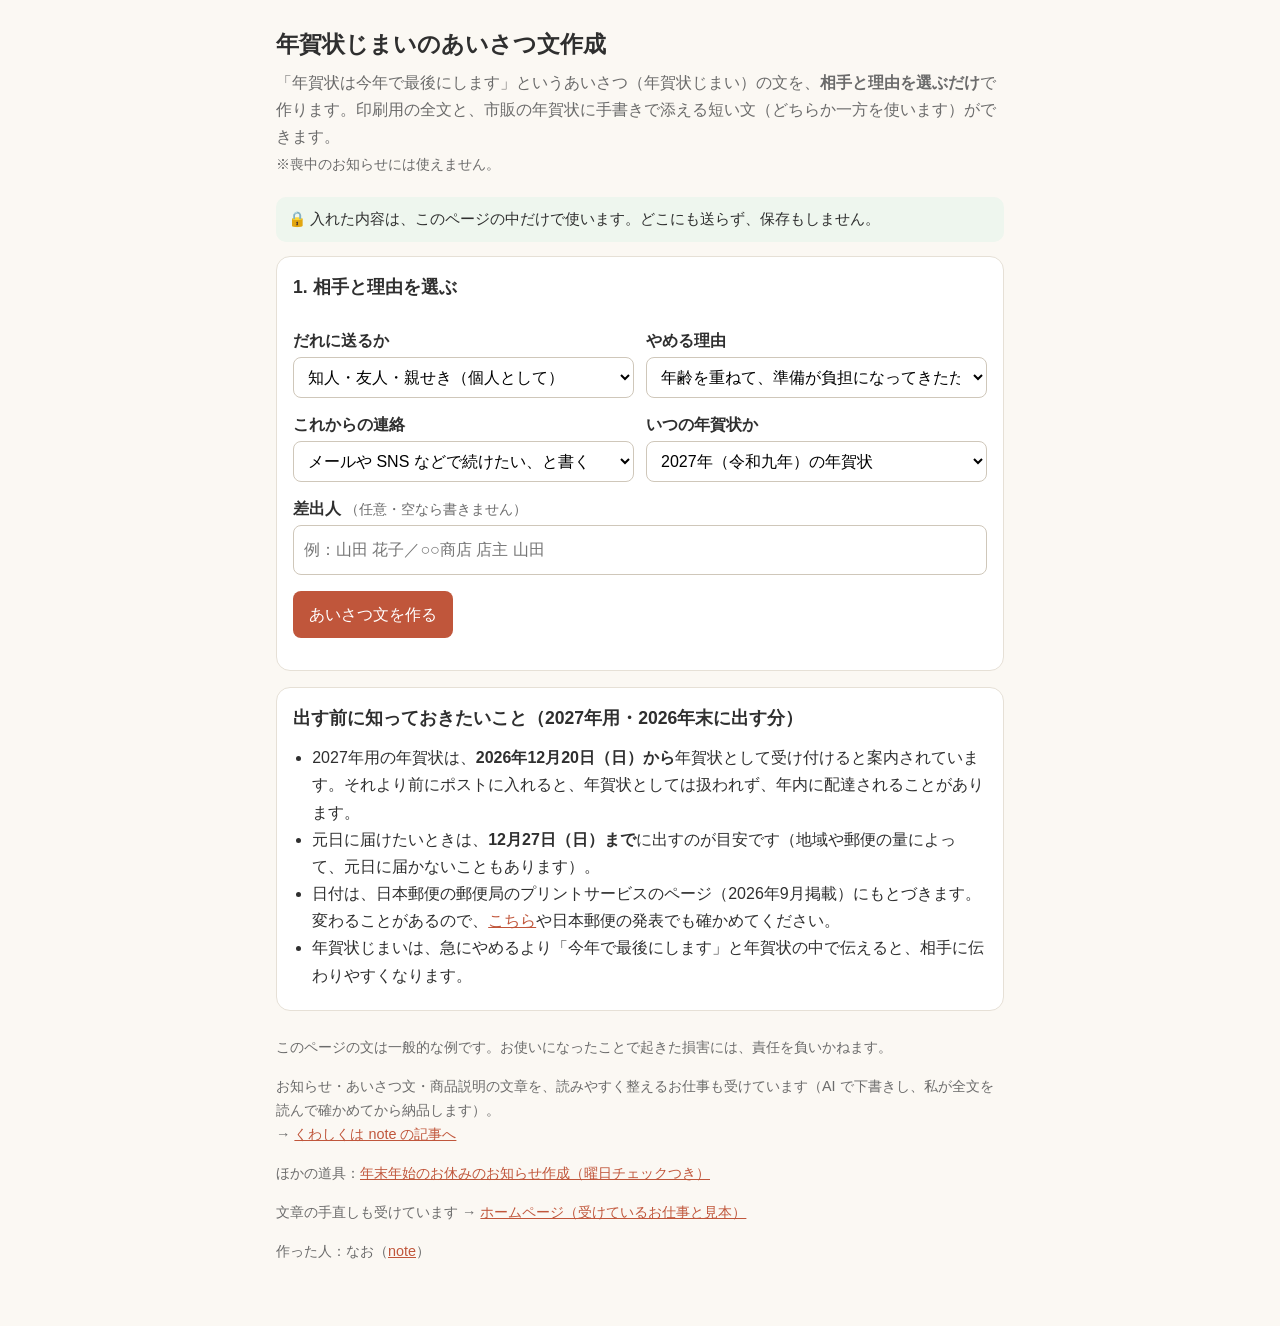
<file: nengajou/index.html>
<!doctype html>
<html lang="ja">
<head>
<meta charset="utf-8">
<meta name="viewport" content="width=device-width, initial-scale=1">
<title>年賀状じまいの文例・あいさつ文を無料で作成｜取引先・お客さま・友人向け</title>
<meta name="description" content="相手と理由を選ぶだけで、年賀状じまい（年賀状をやめるあいさつ）の文例ができます。無料・登録なし、入れた内容はどこにも送られません。喪中はがきには使えません。">
<style>
:root{--bg:#fbf8f3;--card:#fff;--ink:#2f2f2f;--sub:#6b6b6b;--line:#e6e0d6;--accent:#c0563b;--ok:#2e7d32;--warn:#b26a00}
*{box-sizing:border-box}
html,body{overflow-x:hidden}
body{margin:0;background:var(--bg);color:var(--ink);font-family:"Hiragino Sans","Yu Gothic UI","Meiryo",sans-serif;line-height:1.7}
main{max-width:760px;margin:0 auto;padding:20px 16px 48px}
h1{font-size:1.45rem;margin:.2em 0}
h2{font-size:1.1rem;margin:0 0 .6em}
h3{font-size:1rem;margin:1em 0 .2em}
.lead{color:var(--sub);margin:.2em 0 1.2em}
.card{background:var(--card);border:1px solid var(--line);border-radius:14px;padding:16px;margin:0 0 16px}
label{display:block;font-weight:bold;margin:.8em 0 .2em}
.hint{font-weight:normal;color:var(--sub);font-size:.88rem}
input,select{width:100%;font:inherit;padding:10px;border:1px solid #cfc7ba;border-radius:8px;background:#fff}
.row{display:flex;gap:12px;flex-wrap:wrap}
.row>div{flex:1 1 200px;min-width:0}
@media (max-width:520px){.row>div{flex-basis:100%}}
button{font:inherit;border:0;border-radius:8px;padding:10px 16px;background:var(--accent);color:#fff;cursor:pointer}
button.sub{background:#fff;color:var(--accent);border:1px solid var(--accent)}
.out{white-space:pre-wrap;overflow-wrap:anywhere;background:#fffdf9;border:1px dashed #d9cfbf;border-radius:8px;padding:12px;margin:.4em 0}
.err{color:var(--accent);font-weight:bold}
.okc{color:var(--ok)}
.note{font-size:.9rem;color:var(--sub)}
.safe{background:#eef6ee;border-radius:10px;padding:10px 12px;font-size:.92rem}
ul.tips{padding-left:1.2em;margin:.3em 0}
footer{font-size:.9rem;color:var(--sub);margin-top:24px}
a{color:var(--accent)}
</style>
</head>
<body>
<main>
<h1>年賀状じまいのあいさつ文作成</h1>
<p class="lead">「年賀状は今年で最後にします」というあいさつ（年賀状じまい）の文を、<b>相手と理由を選ぶだけ</b>で作ります。印刷用の全文と、市販の年賀状に手書きで添える短い文（どちらか一方を使います）ができます。<br><span class="hint">※喪中のお知らせには使えません。</span></p>
<p class="safe">🔒 入れた内容は、このページの中だけで使います。どこにも送らず、保存もしません。</p>

<section class="card">
<h2>1. 相手と理由を選ぶ</h2>
<div class="row">
<div><label for="to">だれに送るか</label>
<select id="to">
<option value="biz">取引先（会社・お店として）</option>
<option value="cust">お客さま（お店・教室として）</option>
<option value="friend" selected>知人・友人・親せき（個人として）</option>
</select></div>
<div><label for="reason">やめる理由</label>
<select id="reason"></select></div>
</div>
<div class="row">
<div><label for="contact">これからの連絡</label>
<select id="contact">
<option value="yes">メールや SNS などで続けたい、と書く</option>
<option value="no">特に書かない</option>
</select></div>
<div><label for="year">いつの年賀状か</label>
<select id="year"></select></div>
</div>
<label for="from">差出人 <span class="hint">（任意・空なら書きません）</span></label>
<input type="text" id="from" maxlength="40" placeholder="例：山田 花子／○○商店 店主 山田">
<p><button id="make">あいさつ文を作る</button></p>
<p id="formerr" class="err" role="alert"></p>
</section>

<section class="card" id="results" hidden>
<h2>2. できあがった文</h2>
<p class="note">一般的な例です。言い方の好みや地域のならわしは、人によって違います。<b>最後は必ずご自身で読んで、相手に合っているか確かめてください。</b><br>改まった相手には、「。」「、」を付けずに一字空けて書く方法もあります。</p>
<h3>はがきに書く全文</h3><div class="out" id="o1"></div><button class="sub" data-copy="o1">写す</button>
<h3>市販の年賀状に手書きで添えるひとこと（全文を使わない場合）</h3><div class="out" id="o2"></div><button class="sub" data-copy="o2">写す</button>
<p id="copied" class="okc" aria-live="polite"></p>
</section>

<section class="card">
<h2>出す前に知っておきたいこと（2027年用・2026年末に出す分）</h2>
<ul class="tips">
<li>2027年用の年賀状は、<b>2026年12月20日（日）から</b>年賀状として受け付けると案内されています。それより前にポストに入れると、年賀状としては扱われず、年内に配達されることがあります。</li>
<li>元日に届けたいときは、<b>12月27日（日）まで</b>に出すのが目安です（地域や郵便の量によって、元日に届かないこともあります）。</li>
<li>日付は、日本郵便の郵便局のプリントサービスのページ（2026年9月掲載）にもとづきます。変わることがあるので、<a href="https://print.shop.post.japanpost.jp/feature-nenga/article59" target="_blank" rel="noopener">こちら</a>や日本郵便の発表でも確かめてください。</li>
<li>年賀状じまいは、急にやめるより「今年で最後にします」と年賀状の中で伝えると、相手に伝わりやすくなります。</li>
</ul>
</section>

<footer>
<p>このページの文は一般的な例です。お使いになったことで起きた損害には、責任を負いかねます。</p>
<p>お知らせ・あいさつ文・商品説明の文章を、読みやすく整えるお仕事も受けています（AI で下書きし、私が全文を読んで確かめてから納品します）。<br>
→ <a href="https://note.com/nao_mojiokoshi/n/n1258966bf418" target="_blank" rel="noopener">くわしくは note の記事へ</a></p>
<p>ほかの道具：<a href="../">年末年始のお休みのお知らせ作成（曜日チェックつき）</a></p>
<p>文章の手直しも受けています → <a href="/about/">ホームページ（受けているお仕事と見本）</a></p>
<p>作った人：なお（<a href="https://note.com/nao_mojiokoshi" target="_blank" rel="noopener">note</a>）</p>
</footer>
</main>
<script>
/*LOGIC-START*/
const REASONS={
  biz:[['mail','連絡がメールなどに移ってきたため'],['eco','紙を減らす取り組みとして'],['none','理由は書かない']],
  cust:[['mail','連絡がメールや SNS に移ってきたため'],['eco','紙を減らす取り組みとして'],['none','理由は書かない']],
  friend:[['age','年齢を重ねて、準備が負担になってきたため'],['retire','定年退職を機に'],['mail','やり取りがメールや SNS 中心になったため'],['none','理由は書かない']]
};
const KANJI=['〇','一','二','三','四','五','六','七','八','九'];
function reiwa(y){const n=y-2018;if(n<1||n>99)return null;const t=Math.floor(n/10),o=n%10;return (t?(t>1?KANJI[t]:'')+'十':'')+(o?KANJI[o]:'');}
function makeJimai(o){
  const to=o.to, list=REASONS[to];
  if(!list) return {error:'だれに送るかを選んでください。'};
  if(!list.some(r=>r[0]===o.reason)) return {error:'やめる理由を選んでください。'};
  const y=+o.year; const rw=reiwa(y);
  if(!rw) return {error:'年を確かめてください。'};
  const from=(o.from||'').replace(/[\r\n]+/g,' ').trim();
  const L=[];
  const yes=o.contact==='yes';
  if(to==='friend'){
    L.push('あけましておめでとうございます');
    L.push('昨年も大変お世話になり、ありがとうございました。');
    const rs={age:'年齢を重ねて、年賀状の準備が少しずつ負担になってきたため、',retire:'このたび定年退職を迎えたのを機に、',mail:'ふだんのやり取りがメールや SNS 中心になってきたこともあり、',none:''}[o.reason];
    L.push(rs+'勝手ながら、今年をもちまして年賀状でのごあいさつを最後にさせていただくことにしました。');
    L.push(yes?(o.reason==='mail'?'これからも変わらずお付き合いいただけたらうれしいです。':'これからも、メールや SNS などで変わらずお付き合いいただけたらうれしいです。'):'これからも変わらず、どうぞよろしくお願いいたします。');
    L.push('みなさまにとって、よい一年になりますように。');
  }else{
    L.push(to==='biz'?'謹んで新春のお慶びを申し上げます':'謹んで新年のお慶びを申し上げます');
    L.push(to==='biz'?'旧年中は格別のお引き立てを賜り、厚く御礼申し上げます。':'旧年中はひとかたならぬご愛顧をいただき、心より御礼申し上げます。');
    const rs={mail:(to==='biz'?'近年はメールなどでのご連絡が増えてまいりましたことから、':'近年はメールや SNS でのご連絡が増えてまいりましたことから、'),eco:'紙の使用を減らす取り組みの一つとして、',none:''}[o.reason];
    L.push(rs+'誠に勝手ながら、本年をもちまして年始のごあいさつ状を控えさせていただくことにいたしました。');
    if(yes){
      L.push('何とぞご理解くださいますよう、お願い申し上げます。');
      L.push(o.reason==='mail'?'今後とも変わらぬお付き合いをいただけますと幸いです。':(to==='biz'?'今後とも、メールなどで変わらぬお付き合いをいただけますと幸いです。':'今後とも、メールや SNS などで変わらずお付き合いいただけますと幸いです。'));
    }else{
      L.push('何とぞご理解を賜りますとともに、今後とも変わらぬお付き合いのほど、よろしくお願い申し上げます。');
    }
    L.push(to==='biz'?'皆様のますますのご発展を心よりお祈り申し上げます。':'皆様のご健康とご多幸をお祈り申し上げます。');
  }
  const tail=['','令和'+rw+'年　元旦'];
  if(from) tail.push(from);
  const t1=[L[0],''].concat(L.slice(1)).concat(tail).join('\n');
  let t2;
  if(to==='friend') t2='年賀状は今年で最後にします。'+(yes?'これからもメールや SNS で、どうぞよろしくお願いします。':'これからもよろしくお願いします。');
  else t2='誠に勝手ながら、年始のごあいさつ状は本年をもちまして控えさせていただきます。'+(yes?(to==='biz'?'今後はメールなどでのごあいさつとさせていただきます。':'今後はメールや SNS などでのごあいさつとさせていただきます。'):'今後ともよろしくお願い申し上げます。');
  return {t1,t2};
}
/*LOGIC-END*/
if(typeof document!=='undefined'){
  const $=id=>document.getElementById(id);
  const now=new Date(); const baseY=now.getMonth()>=6?now.getFullYear()+1:now.getFullYear();
  for(let y=baseY;y<=baseY;y++){const op=document.createElement('option');op.value=y;op.textContent=y+'年（令和'+reiwa(y)+'年）の年賀状';$('year').appendChild(op);}
  function fillReasons(){const s=$('reason');s.textContent='';REASONS[$('to').value].forEach(r=>{const op=document.createElement('option');op.value=r[0];op.textContent=r[1];s.appendChild(op);});}
  fillReasons(); $('to').onchange=()=>{fillReasons();$('results').hidden=true;};
  ['reason','contact','year','from'].forEach(id=>{$(id).addEventListener('change',()=>{$('results').hidden=true;});$(id).addEventListener('input',()=>{$('results').hidden=true;});});
  $('make').onclick=()=>{
    const r=makeJimai({to:$('to').value,reason:$('reason').value,contact:$('contact').value,year:$('year').value,from:$('from').value});
    $('formerr').textContent=r.error||'';
    if(r.error){$('results').hidden=true;return;}
    $('o1').textContent=r.t1;$('o2').textContent=r.t2;$('results').hidden=false;$('copied').textContent='';
  };
  document.querySelectorAll('[data-copy]').forEach(b=>b.onclick=async()=>{
    const t=$(b.dataset.copy).textContent;
    try{await navigator.clipboard.writeText(t);$('copied').textContent='写しました。貼り付けて使えます。';return;}catch(e){}
    let ok=false;
    try{const ta=document.createElement('textarea');ta.value=t;document.body.appendChild(ta);ta.select();ok=document.execCommand('copy');ta.remove();}catch(e){ok=false;}
    $('copied').textContent=ok?'写しました。':'うまく写せませんでした。文をなぞって選んで写してください。';
  });
}
</script>
</body>
</html>
</file>
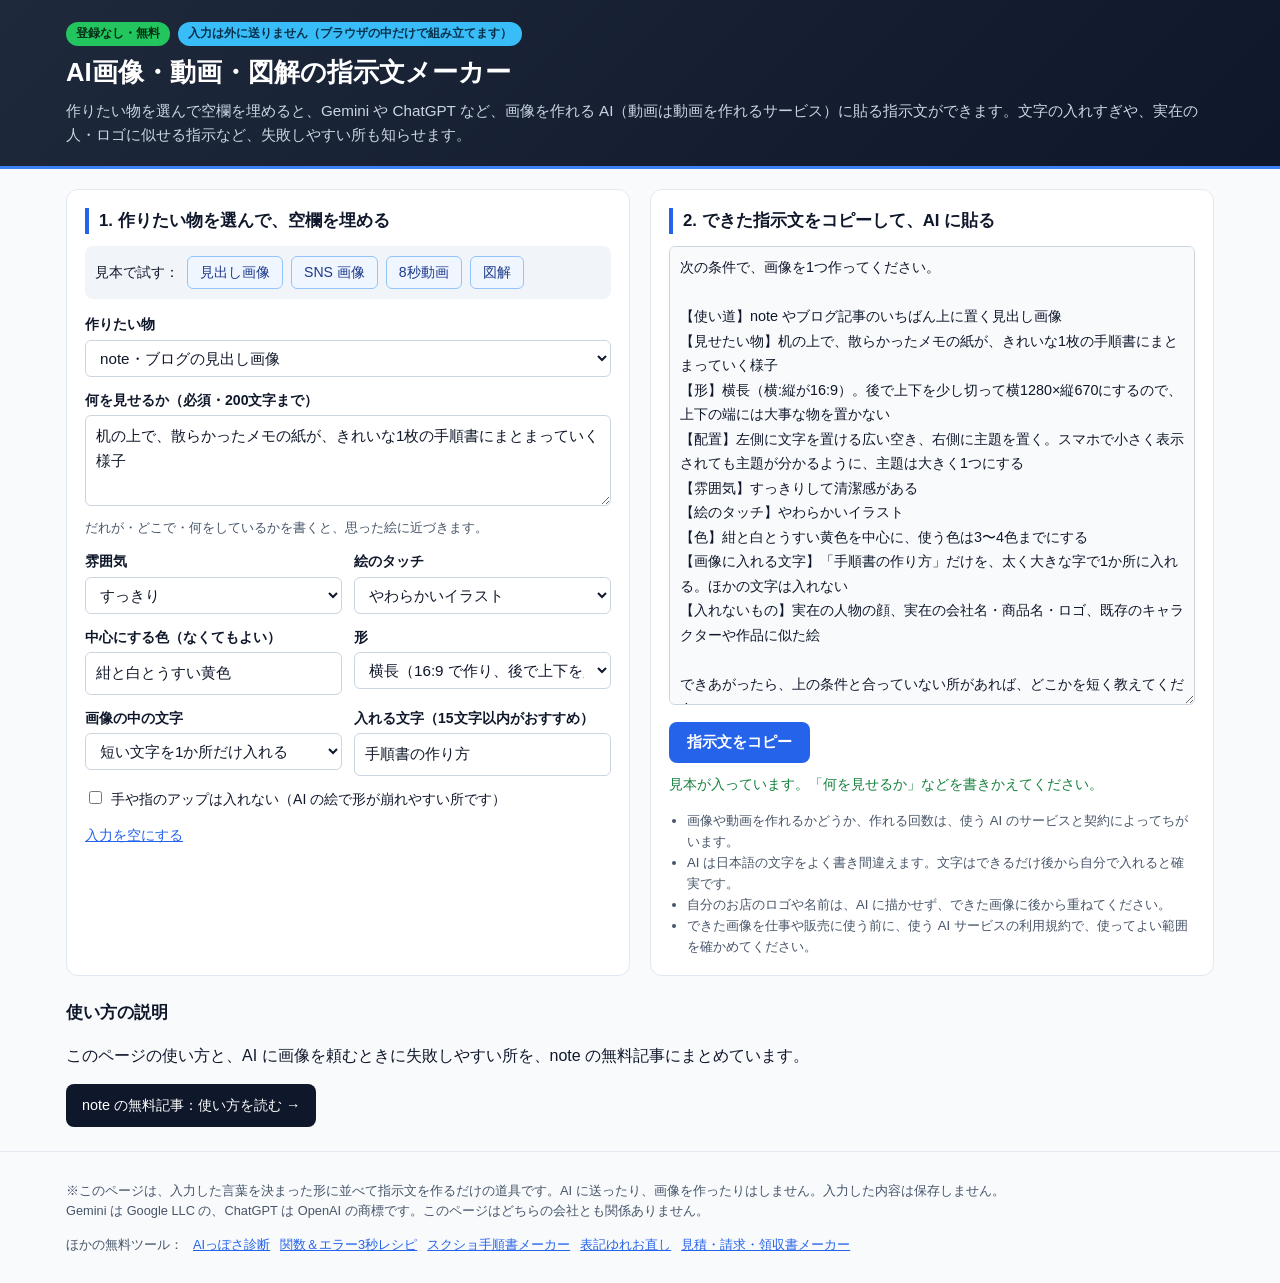
<file: prompt-studio/index.html>
<!DOCTYPE html>
<html lang="ja">
<head>
  <meta charset="UTF-8">
  <meta name="viewport" content="width=device-width, initial-scale=1.0">
  <meta http-equiv="Content-Security-Policy" content="default-src 'self'; script-src 'self'; style-src 'self'; img-src 'self' data:; connect-src 'none'; object-src 'none'; base-uri 'self'; form-action 'none'">
  <title>AI画像・動画・図解の指示文メーカー｜登録不要・無料</title>
  <meta name="description" content="note の見出し画像・SNS の投稿画像・8秒の動画・手順の図解を AI に頼むときの指示文を、選んで書くだけで組み立てる無料ページです。入力は外に送りません。">
  <link rel="stylesheet" href="style.css">
</head>
<body>
  <header class="site-header">
    <div class="container">
      <p class="badges"><span class="badge">登録なし・無料</span><span class="badge badge-blue">入力は外に送りません（ブラウザの中だけで組み立てます）</span></p>
      <h1>AI画像・動画・図解の指示文メーカー</h1>
      <p class="lead">作りたい物を選んで空欄を埋めると、Gemini や ChatGPT など、画像を作れる AI（動画は動画を作れるサービス）に貼る指示文ができます。文字の入れすぎや、実在の人・ロゴに似せる指示など、失敗しやすい所も知らせます。</p>
    </div>
  </header>

  <main class="container grid">
    <section class="panel" aria-labelledby="h-input">
      <h2 id="h-input">1. 作りたい物を選んで、空欄を埋める</h2>
      <div class="samples" role="group" aria-label="見本">
        <span>見本で試す：</span>
        <button type="button" id="sample-header" class="btn-sample">見出し画像</button>
        <button type="button" id="sample-sns" class="btn-sample">SNS 画像</button>
        <button type="button" id="sample-video" class="btn-sample">8秒動画</button>
        <button type="button" id="sample-diagram" class="btn-sample">図解</button>
      </div>

      <div class="row">
        <label for="kind">作りたい物</label>
        <select id="kind">
          <option value="header">note・ブログの見出し画像</option>
          <option value="sns">SNS の投稿画像</option>
          <option value="video">8秒の短い動画</option>
          <option value="diagram">手順・仕組みの図解</option>
        </select>
      </div>

      <div class="row">
        <label for="subject">何を見せるか（必須・200文字まで）</label>
        <textarea id="subject" rows="3" maxlength="400" placeholder="例：机の上で、散らかったメモが1枚の手順書にまとまっていく様子"></textarea>
        <p class="hint">だれが・どこで・何をしているかを書くと、思った絵に近づきます。</p>
      </div>

      <div class="row" id="row-steps" hidden>
        <label for="steps">図にする手順（1行に1つ・6つまで）</label>
        <textarea id="steps" rows="5" maxlength="600" placeholder="注文のメールを確かめる&#10;在庫を表で確かめる&#10;箱に入れて送り状を貼る"></textarea>
      </div>

      <div class="row two">
        <div>
          <label for="mood">雰囲気</label>
          <select id="mood">
            <option value="soft">やさしい</option>
            <option value="clean">すっきり</option>
            <option value="pop">明るく元気</option>
            <option value="calm">落ち着いて信頼感</option>
            <option value="premium">上品</option>
          </select>
        </div>
        <div>
          <label for="style">絵のタッチ</label>
          <select id="style">
            <option value="illust">やわらかいイラスト</option>
            <option value="flat">シンプルな図（フラット）</option>
            <option value="photo">写真のような見た目</option>
            <option value="hand">手書き風</option>
          </select>
        </div>
      </div>

      <div class="row two">
        <div>
          <label for="colors">中心にする色（なくてもよい）</label>
          <input type="text" id="colors" maxlength="60" placeholder="例：紺と白">
        </div>
        <div>
          <label for="shape">形</label>
          <select id="shape"></select>
        </div>
      </div>

      <div class="row" id="row-motion" hidden>
        <label for="motion">動き（動画のとき）</label>
        <select id="motion">
          <option value="zoom">ゆっくり近づく</option>
          <option value="pan">ゆっくり横に動く</option>
          <option value="still">カメラは止めて、主題だけ少し動く</option>
        </select>
      </div>

      <div class="row two">
        <div>
          <label for="text-mode">画像の中の文字</label>
          <select id="text-mode">
            <option value="inside">短い文字を1か所だけ入れる</option>
            <option value="later">文字は入れない（後から自分で入れる）</option>
          </select>
        </div>
        <div id="row-img-text">
          <label for="img-text">入れる文字（<span id="text-limit">15文字以内がおすすめ</span>）</label>
          <input type="text" id="img-text" maxlength="40" placeholder="例：手順書の作り方">
        </div>
      </div>

      <div class="row">
        <label class="check"><input type="checkbox" id="no-hands"> 手や指のアップは入れない（AI の絵で形が崩れやすい所です）</label>
      </div>
      <button type="button" id="btn-clear" class="btn-text">入力を空にする</button>
    </section>

    <section class="panel" aria-labelledby="h-output">
      <h2 id="h-output">2. できた指示文をコピーして、AI に貼る</h2>
      <div id="warn-box" class="warn" hidden>
        <p class="warn-title">気をつける所</p>
        <ul id="warnings"></ul>
      </div>
      <label for="output" class="sr-only">できた指示文</label>
      <textarea id="output" rows="18" readonly></textarea>
      <div class="actions">
        <button type="button" id="btn-copy" class="btn-primary">指示文をコピー</button>
        <span id="copy-status" class="status" aria-live="polite"></span>
      </div>
      <ul class="notes">
        <li>画像や動画を作れるかどうか、作れる回数は、使う AI のサービスと契約によってちがいます。</li>
        <li>AI は日本語の文字をよく書き間違えます。文字はできるだけ後から自分で入れると確実です。</li>
        <li>自分のお店のロゴや名前は、AI に描かせず、できた画像に後から重ねてください。</li>
        <li>できた画像を仕事や販売に使う前に、使う AI サービスの利用規約で、使ってよい範囲を確かめてください。</li>
      </ul>
    </section>
  </main>

  <section class="container guide">
    <h2>使い方の説明</h2>
    <p>このページの使い方と、AI に画像を頼むときに失敗しやすい所を、note の無料記事にまとめています。</p>
    <a id="note-link" class="btn-note" href="https://note.com/nao_mojiokoshi/n/n40226c921ce8" target="_blank" rel="noopener noreferrer">note の無料記事：使い方を読む →</a>
  </section>

  <footer class="site-footer">
    <div class="container">
      <p>※このページは、入力した言葉を決まった形に並べて指示文を作るだけの道具です。AI に送ったり、画像を作ったりはしません。入力した内容は保存しません。<br>Gemini は Google LLC の、ChatGPT は OpenAI の商標です。このページはどちらの会社とも関係ありません。</p>
      <nav aria-label="ほかの無料ツール">
        <span>ほかの無料ツール：</span>
        <a href="/ai-check/">AIっぽさ診断</a>
        <a href="/kansu/">関数＆エラー3秒レシピ</a>
        <a href="/tejunsho/">スクショ手順書メーカー</a>
        <a href="/hyoki/">表記ゆれお直し</a>
        <a href="/seikyu/">見積・請求・領収書メーカー</a>
      </nav>
    </div>
  </footer>
  <script src="app.js"></script>
</body>
</html>
</file>
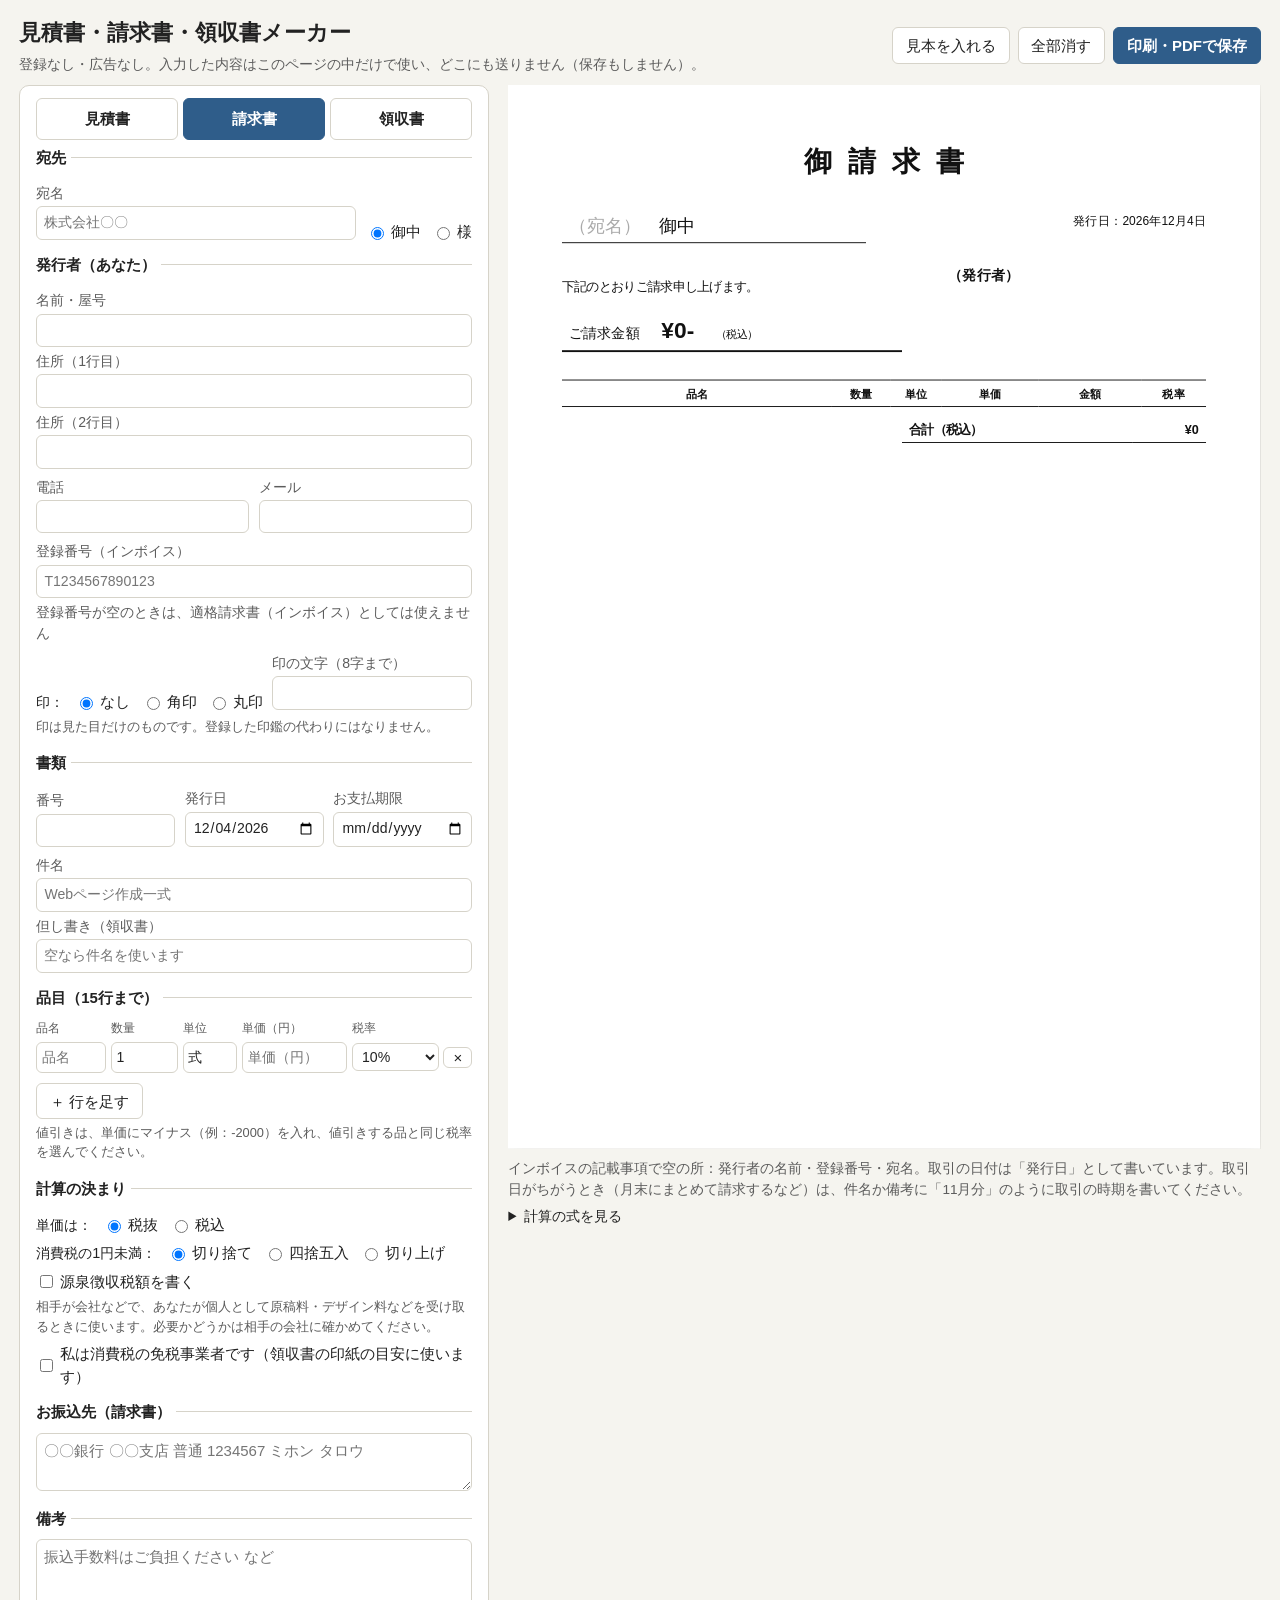
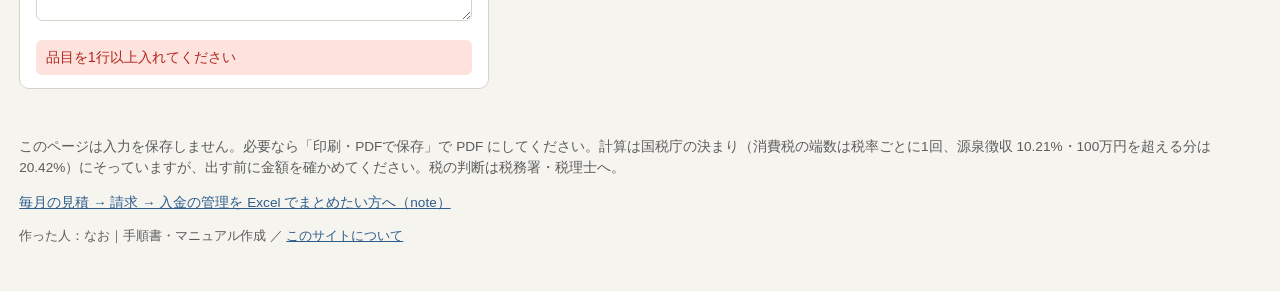
<file: seikyu/index.html>
<!DOCTYPE html>
<html lang="ja">
<head>
<meta charset="utf-8">
<meta http-equiv="Content-Security-Policy" content="default-src 'none'; script-src 'self'; style-src 'self'; img-src 'self' data:; connect-src 'none'; font-src 'none'; object-src 'none'; base-uri 'none'; form-action 'none'">
<meta name="viewport" content="width=device-width, initial-scale=1">
<title>見積書・請求書・領収書メーカー｜登録なし・広告なし・無料</title>
<meta name="description" content="見積書・請求書・領収書を、登録なし・広告なしで作れる無料ページ。消費税（10%・8%）の混在、源泉徴収、登録番号に対応。入力した内容はどこにも送りません。A4 1枚で印刷・PDF保存。">
<link rel="stylesheet" href="seikyu.css">
</head>
<body>
<noscript><p class="noscript">このページは JavaScript を使います。Chrome・Edge などで開いてください。</p></noscript>

<header class="top no-print">
  <div>
    <h1>見積書・請求書・領収書メーカー</h1>
    <p class="lead">登録なし・広告なし。入力した内容はこのページの中だけで使い、どこにも送りません（保存もしません）。</p>
  </div>
  <div class="top-btns">
    <button type="button" id="btnSample">見本を入れる</button>
    <button type="button" id="btnClear">全部消す</button>
    <button type="button" id="btnPrint" class="primary">印刷・PDFで保存</button>
  </div>
</header>

<p id="printBlocked" class="print-blocked">入力にまちがいがあるか、A4 1枚に入らないため印刷できません。画面に戻って直してください。</p>

<main class="wrap">
  <section class="form no-print" aria-label="入力">
    <div class="tabs" role="tablist" aria-label="書類の種類">
      <button type="button" role="tab" id="tabEstimate" data-kind="estimate" aria-selected="false">見積書</button>
      <button type="button" role="tab" id="tabInvoice" data-kind="invoice" aria-selected="true">請求書</button>
      <button type="button" role="tab" id="tabReceipt" data-kind="receipt" aria-selected="false">領収書</button>
    </div>

    <fieldset>
      <legend>宛先</legend>
      <div class="row">
        <label class="grow">宛名 <input type="text" id="fTo" maxlength="40" autocomplete="off" placeholder="株式会社〇〇"></label>
        <span class="radios" role="radiogroup" aria-label="敬称">
          <label><input type="radio" name="hon" value="御中" checked> 御中</label>
          <label><input type="radio" name="hon" value="様"> 様</label>
        </span>
      </div>
    </fieldset>

    <fieldset>
      <legend>発行者（あなた）</legend>
      <label>名前・屋号 <input type="text" id="fIssuer" maxlength="40" autocomplete="off"></label>
      <label>住所（1行目） <input type="text" id="fAddr1" maxlength="40" autocomplete="off"></label>
      <label>住所（2行目） <input type="text" id="fAddr2" maxlength="40" autocomplete="off"></label>
      <div class="row">
        <label class="grow">電話 <input type="text" id="fTel" maxlength="20" autocomplete="off"></label>
        <label class="grow">メール <input type="text" id="fMail" maxlength="60" autocomplete="off"></label>
      </div>
      <label>登録番号（インボイス） <input type="text" id="fReg" maxlength="20" autocomplete="off" placeholder="T1234567890123"></label>
      <p class="msg" id="regMsg" role="status"></p>
      <div class="row">
        <span class="radios" role="radiogroup" aria-label="印">
          印：
          <label><input type="radio" name="stamp" value="none" checked> なし</label>
          <label><input type="radio" name="stamp" value="square"> 角印</label>
          <label><input type="radio" name="stamp" value="round"> 丸印</label>
        </span>
        <label class="grow">印の文字（8字まで） <input type="text" id="fStampText" maxlength="8" autocomplete="off"></label>
      </div>
      <p class="hint">印は見た目だけのものです。登録した印鑑の代わりにはなりません。</p>
    </fieldset>

    <fieldset>
      <legend>書類</legend>
      <div class="row">
        <label class="grow">番号 <input type="text" id="fNo" maxlength="20" autocomplete="off"></label>
        <label class="grow"><span id="dateLabel">発行日</span> <input type="date" id="fDate" min="2000-01-01" max="2099-12-31"></label>
        <label class="grow" id="dueWrap"><span id="dueLabel">お支払期限</span> <input type="date" id="fDue" min="2000-01-01" max="2099-12-31"></label>
      </div>
      <label>件名 <input type="text" id="fSubject" maxlength="40" autocomplete="off" placeholder="Webページ作成一式"></label>
      <label id="receiptForWrap">但し書き（領収書） <input type="text" id="fReceiptFor" maxlength="40" autocomplete="off" placeholder="空なら件名を使います"></label>
    </fieldset>

    <fieldset>
      <legend>品目（15行まで）</legend>
      <div class="items-head" aria-hidden="true"><span>品名</span><span>数量</span><span>単位</span><span>単価（円）</span><span>税率</span><span></span></div>
      <div id="items"></div>
      <button type="button" id="btnAddRow">＋ 行を足す</button>
      <p class="hint">値引きは、単価にマイナス（例：-2000）を入れ、値引きする品と同じ税率を選んでください。</p>
    </fieldset>

    <fieldset>
      <legend>計算の決まり</legend>
      <div class="radios block" role="radiogroup" aria-label="単価の入れ方">
        単価は：
        <label><input type="radio" name="pm" value="excl" checked> 税抜</label>
        <label><input type="radio" name="pm" value="incl"> 税込</label>
      </div>
      <div class="radios block" role="radiogroup" aria-label="消費税の端数">
        消費税の1円未満：
        <label><input type="radio" name="rnd" value="floor" checked> 切り捨て</label>
        <label><input type="radio" name="rnd" value="round"> 四捨五入</label>
        <label><input type="radio" name="rnd" value="ceil"> 切り上げ</label>
      </div>
      <label class="check"><input type="checkbox" id="fWh"> 源泉徴収税額を書く</label>
      <p class="hint">相手が会社などで、あなたが個人として原稿料・デザイン料などを受け取るときに使います。必要かどうかは相手の会社に確かめてください。</p>
      <label class="check" id="exemptWrap"><input type="checkbox" id="fExempt"> 私は消費税の免税事業者です（領収書の印紙の目安に使います）</label>
    </fieldset>

    <fieldset id="bankWrap">
      <legend>お振込先（請求書）</legend>
      <textarea id="fBank" rows="2" maxlength="120" placeholder="〇〇銀行 〇〇支店 普通 1234567 ミホン タロウ"></textarea>
    </fieldset>

    <fieldset>
      <legend>備考</legend>
      <textarea id="fNote" rows="3" maxlength="200" placeholder="振込手数料はご負担ください など"></textarea>
    </fieldset>

    <div id="errors" class="errors" role="alert"></div>
  </section>

  <section class="preview-col" aria-label="A4 の見た目">
    <div class="paper-scale" id="paperScale">
      <article class="paper" id="paper"></article>
    </div>
    <div class="no-print side-info">
      <p id="stampInfo" class="stamp-info"></p>
      <p id="invoiceInfo" class="msg"></p>
      <details>
        <summary>計算の式を見る</summary>
        <ul id="explain" class="explain"></ul>
      </details>
    </div>
  </section>
</main>

<footer class="foot no-print">
  <p>このページは入力を保存しません。必要なら「印刷・PDFで保存」で PDF にしてください。計算は国税庁の決まり（消費税の端数は税率ごとに1回、源泉徴収 10.21%・100万円を超える分は 20.42%）にそっていますが、出す前に金額を確かめてください。税の判断は税務署・税理士へ。</p>
  <p><a href="https://note.com/nao_mojiokoshi/n/n88cd7ff91204" rel="noopener">毎月の見積 → 請求 → 入金の管理を Excel でまとめたい方へ（note）</a></p>
  <p class="small">作った人：なお｜手順書・マニュアル作成 ／ <a href="../about/">このサイトについて</a></p>
</footer>

<script src="calc.js"></script>
<script src="sample.js"></script>
<script src="seikyu-ui.js"></script>
</body>
</html>
</file>
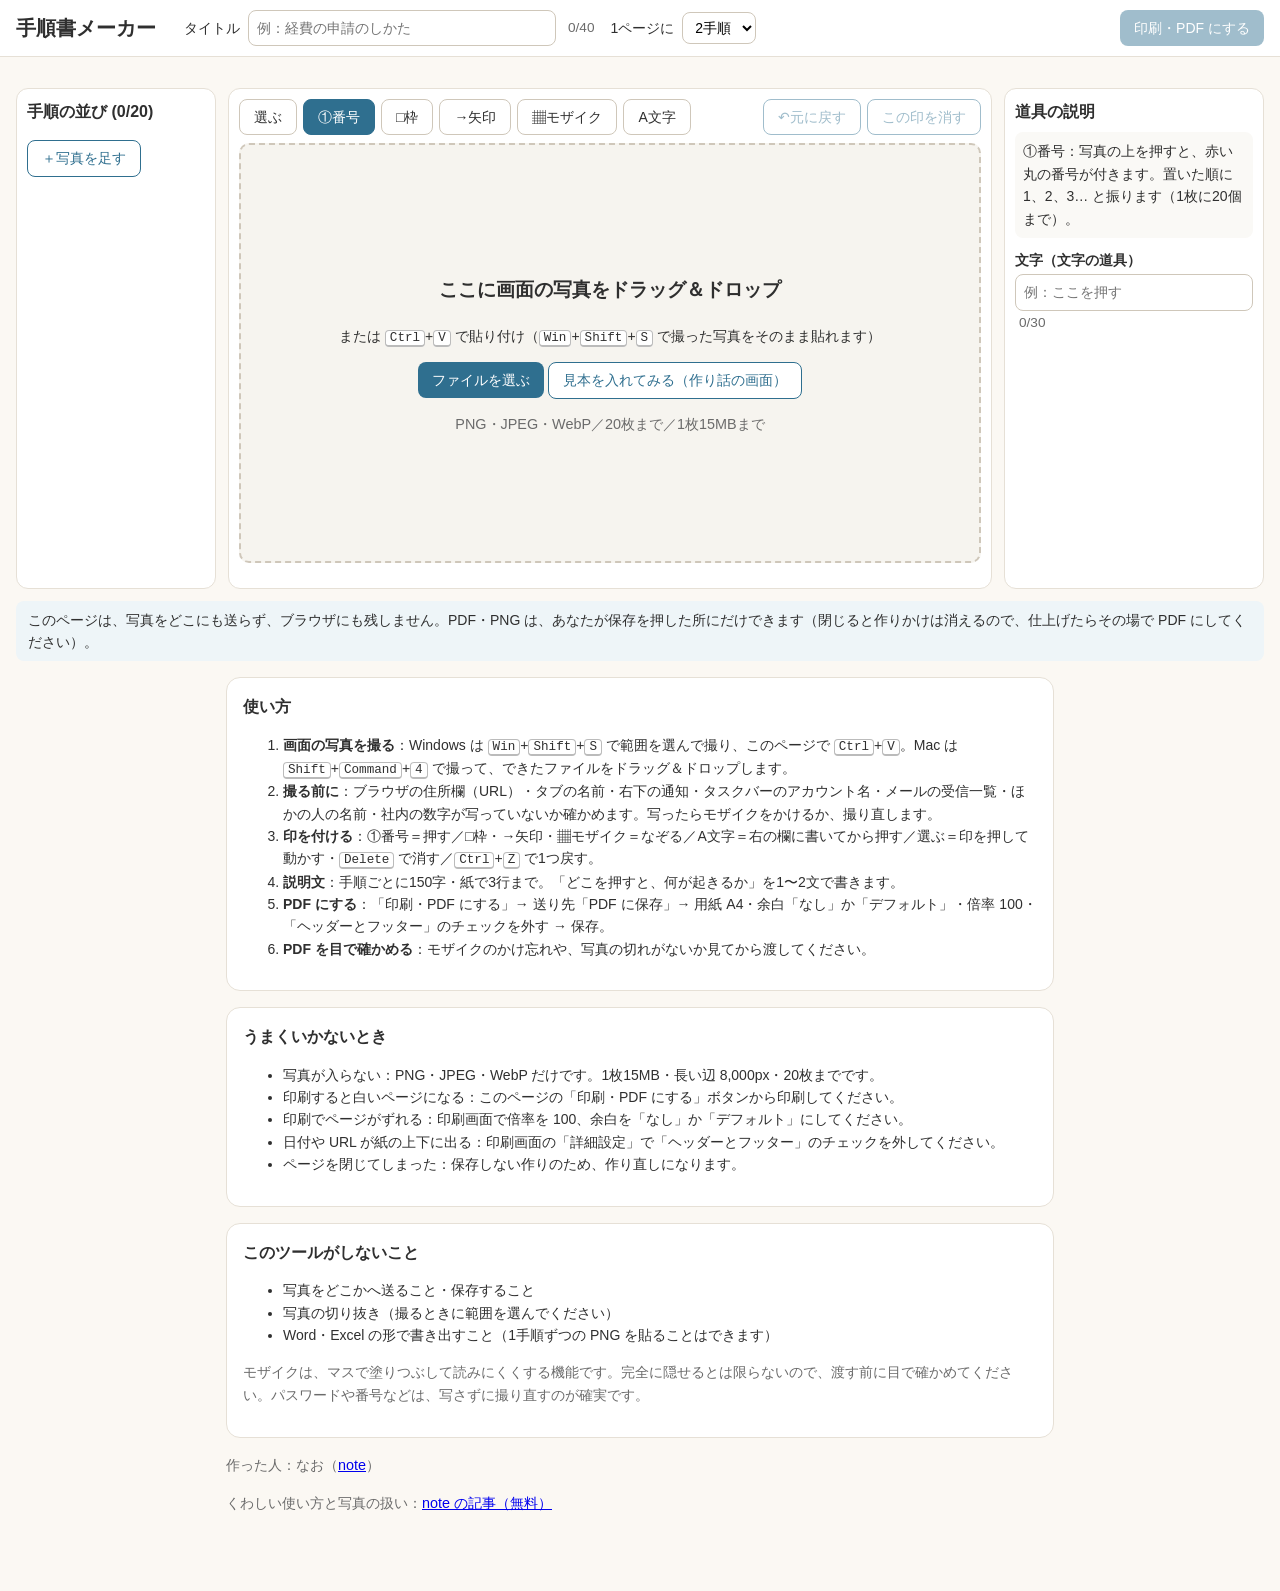
<file: tejunsho/index.html>
<!doctype html>
<html lang="ja">
<head>
<meta charset="utf-8">
<meta http-equiv="Content-Security-Policy" content="default-src 'none'; script-src 'self'; style-src 'self'; img-src 'self' blob:; connect-src 'none'; object-src 'none'; base-uri 'none'; form-action 'none'">
<meta name="viewport" content="width=device-width, initial-scale=1">
<title>手順書メーカー｜画面の写真に番号・赤枠・矢印・モザイクを付けて A4 の手順書に（無料）</title>
<meta name="description" content="画面の写真（スクリーンショット）を入れて、①②③の番号・赤い枠・矢印・モザイク・文字を付け、A4 の手順書（PDF）にします。写真はこのページの中だけで扱い、どこにも送りません。無料・登録なし。">
<link rel="stylesheet" href="tejun.css">
</head>
<body>
<div id="app">
<header class="bar">
  <h1>手順書メーカー</h1>
  <label for="title" class="inl">タイトル</label>
  <input id="title" type="text" maxlength="40" placeholder="例：経費の申請のしかた" autocomplete="off">
  <span id="title-len" class="cnt">0/40</span>
  <label for="per-page" class="inl">1ページに</label>
  <select id="per-page" autocomplete="off"><option value="2" selected>2手順</option><option value="1">1手順</option></select>
  <button type="button" id="print" disabled>印刷・PDF にする</button>
</header>
<p id="narrow" class="warnbar" hidden>パソコンの広い画面（横 1024px 以上）でお使いください。</p>
<p id="msg" class="msgbar" role="status" aria-live="polite"></p>

<div class="work">
  <aside class="steps">
    <h2>手順の並び <span id="step-count">(0/20)</span></h2>
    <ol id="step-list"></ol>
    <button type="button" id="add-file" class="sub">＋写真を足す</button>
  </aside>

  <section class="center">
    <div class="tools" role="toolbar" aria-label="道具">
      <button type="button" class="tool" data-tool="select" aria-pressed="false">選ぶ</button>
      <button type="button" class="tool" data-tool="stamp" aria-pressed="true">①番号</button>
      <button type="button" class="tool" data-tool="rect" aria-pressed="false">□枠</button>
      <button type="button" class="tool" data-tool="arrow" aria-pressed="false">→矢印</button>
      <button type="button" class="tool" data-tool="mosaic" aria-pressed="false">▦モザイク</button>
      <button type="button" class="tool" data-tool="text" aria-pressed="false">A文字</button>
      <span class="gap"></span>
      <button type="button" id="undo" class="sub" disabled>↶元に戻す</button>
      <button type="button" id="del-mark" class="sub" disabled>この印を消す</button>
    </div>
    <div id="stage" class="stage">
      <div id="drop" class="drop">
        <p class="big">ここに画面の写真をドラッグ＆ドロップ</p>
        <p>または <kbd>Ctrl</kbd>+<kbd>V</kbd> で貼り付け（<kbd>Win</kbd>+<kbd>Shift</kbd>+<kbd>S</kbd> で撮った写真をそのまま貼れます）</p>
        <p><button type="button" id="pick">ファイルを選ぶ</button> <button type="button" id="sample" class="sub">見本を入れてみる（作り話の画面）</button></p>
        <p class="note">PNG・JPEG・WebP／20枚まで／1枚15MBまで</p>
      </div>
      <canvas id="cv" hidden></canvas>
    </div>
    <p id="mark-sum" class="note"></p>
  </section>

  <aside class="side">
    <h2>道具の説明</h2>
    <p id="tool-help" class="help"></p>
    <label for="text-in">文字（文字の道具）</label>
    <input id="text-in" type="text" maxlength="30" placeholder="例：ここを押す" autocomplete="off">
    <span id="text-len" class="cnt">0/30</span>
    <div id="cap-box" hidden>
      <label for="caption" id="cap-label">説明文</label>
      <textarea id="caption" rows="4" placeholder="例：右下の「申請する」を押します。"></textarea>
      <span id="cap-len" class="cnt">0/150（3行まで）</span>
      <p><button type="button" id="save-png" class="sub">この手順の画像を PNG で保存</button></p>
    </div>
  </aside>
</div>
<p class="privacy">このページは、写真をどこにも送らず、ブラウザにも残しません。PDF・PNG は、あなたが保存を押した所にだけできます（閉じると作りかけは消えるので、仕上げたらその場で PDF にしてください）。</p>

<main class="doc">
<section class="card">
<h2>使い方</h2>
<ol>
<li><strong>画面の写真を撮る</strong>：Windows は <kbd>Win</kbd>+<kbd>Shift</kbd>+<kbd>S</kbd> で範囲を選んで撮り、このページで <kbd>Ctrl</kbd>+<kbd>V</kbd>。Mac は <kbd>Shift</kbd>+<kbd>Command</kbd>+<kbd>4</kbd> で撮って、できたファイルをドラッグ＆ドロップします。</li>
<li><strong>撮る前に</strong>：ブラウザの住所欄（URL）・タブの名前・右下の通知・タスクバーのアカウント名・メールの受信一覧・ほかの人の名前・社内の数字が写っていないか確かめます。写ったらモザイクをかけるか、撮り直します。</li>
<li><strong>印を付ける</strong>：①番号＝押す／□枠・→矢印・▦モザイク＝なぞる／A文字＝右の欄に書いてから押す／選ぶ＝印を押して動かす・<kbd>Delete</kbd> で消す／<kbd>Ctrl</kbd>+<kbd>Z</kbd> で1つ戻す。</li>
<li><strong>説明文</strong>：手順ごとに150字・紙で3行まで。「どこを押すと、何が起きるか」を1〜2文で書きます。</li>
<li><strong>PDF にする</strong>：「印刷・PDF にする」→ 送り先「PDF に保存」→ 用紙 A4・余白「なし」か「デフォルト」・倍率 100・「ヘッダーとフッター」のチェックを外す → 保存。</li>
<li><strong>PDF を目で確かめる</strong>：モザイクのかけ忘れや、写真の切れがないか見てから渡してください。</li>
</ol>
</section>

<section class="card">
<h2>うまくいかないとき</h2>
<ul>
<li>写真が入らない：PNG・JPEG・WebP だけです。1枚15MB・長い辺 8,000px・20枚までです。</li>
<li>印刷すると白いページになる：このページの「印刷・PDF にする」ボタンから印刷してください。</li>
<li>印刷でページがずれる：印刷画面で倍率を 100、余白を「なし」か「デフォルト」にしてください。</li>
<li>日付や URL が紙の上下に出る：印刷画面の「詳細設定」で「ヘッダーとフッター」のチェックを外してください。</li>
<li>ページを閉じてしまった：保存しない作りのため、作り直しになります。</li>
</ul>
</section>

<section class="card">
<h2>このツールがしないこと</h2>
<ul>
<li>写真をどこかへ送ること・保存すること</li>
<li>写真の切り抜き（撮るときに範囲を選んでください）</li>
<li>Word・Excel の形で書き出すこと（1手順ずつの PNG を貼ることはできます）</li>
</ul>
<p class="note">モザイクは、マスで塗りつぶして読みにくくする機能です。完全に隠せるとは限らないので、渡す前に目で確かめてください。パスワードや番号などは、写さずに撮り直すのが確実です。</p>
</section>

<footer>
<p>作った人：なお（<a href="https://note.com/nao_mojiokoshi" target="_blank" rel="noopener">note</a>）</p>
<p>くわしい使い方と写真の扱い：<a href="https://note.com/nao_mojiokoshi/n/n4f2542151a24" target="_blank" rel="noopener">note の記事（無料）</a></p>
</footer>
</main>
</div>
<div id="print-area" aria-hidden="true"></div>
<input id="file" type="file" accept="image/png,image/jpeg,image/webp" multiple hidden>
<script src="marks.js"></script>
<script src="mosaic.js"></script>
<script src="layout.js"></script>
<script src="draw.js"></script>
<script src="tejun-ui.js"></script>
</body>
</html>
</file>
<file: ai-check/style.css>
:root {
  --bg: #f8fafc;
  --surface: #ffffff;
  --border: #e2e8f0;
  --text: #0f172a;
  --text-sub: #475569;
  --primary: #2563eb;
  --primary-hover: #1d4ed8;
  --sym-bg: #fee2e2;
  --sym-text: #991b1b;
  --sym-bar: #ef4444;
  --phrase-bg: #ffedd5;
  --phrase-text: #9a3412;
  --phrase-bar: #f97316;
  --praise-bg: #fef3c7;
  --praise-text: #92400e;
  --praise-bar: #eab308;
  --abst-bg: #e0e7ff;
  --abst-text: #3730a3;
  --abst-bar: #6366f1;
  --end-bg: #f3e8ff;
  --end-text: #6b21a8;
  --end-bar: #a855f7;
}

* {
  box-sizing: border-box;
}

body {
  margin: 0;
  font-family: "Hiragino Kaku Gothic ProN", "Yu Gothic UI", "Meiryo", sans-serif;
  background: var(--bg);
  color: var(--text);
  line-height: 1.6;
}

.container {
  max-width: 1220px;
  margin: 0 auto;
  padding: 0 16px;
}

.sr-only {
  position: absolute;
  width: 1px;
  height: 1px;
  padding: 0;
  margin: -1px;
  overflow: hidden;
  clip: rect(0, 0, 0, 0);
  border: 0;
}

.site-header {
  background: linear-gradient(135deg, #1e293b 0%, #0f172a 100%);
  color: #ffffff;
  padding: 24px 0 20px;
  border-bottom: 3px solid #3b82f6;
}

.badge-row {
  display: flex;
  flex-wrap: wrap;
  gap: 8px;
  margin-bottom: 8px;
}

.badge {
  font-size: 12px;
  font-weight: 700;
  padding: 3px 10px;
  border-radius: 999px;
}

.badge-safe {
  background: #22c55e;
  color: #052e16;
}

.badge-local {
  background: #38bdf8;
  color: #082f49;
}

.site-header h1 {
  margin: 0 0 8px;
  font-size: 24px;
  line-height: 1.35;
}

.subtitle {
  margin: 0;
  font-size: 14px;
  color: #cbd5e1;
}

.subtitle strong {
  color: #fde047;
}

.main-grid {
  display: grid;
  grid-template-columns: 1fr 1.1fr;
  gap: 20px;
  margin-top: 20px;
  margin-bottom: 24px;
}

@media (max-width: 900px) {
  .main-grid {
    grid-template-columns: 1fr;
  }
}

.panel {
  background: var(--surface);
  border: 1px solid var(--border);
  border-radius: 12px;
  padding: 18px;
  box-shadow: 0 2px 8px rgba(15, 23, 42, 0.04);
}

.panel-header h2 {
  margin: 0 0 12px;
  font-size: 17px;
  border-left: 4px solid var(--primary);
  padding-left: 10px;
}

.sample-bar {
  display: flex;
  flex-wrap: wrap;
  align-items: center;
  gap: 8px;
  margin-bottom: 12px;
  background: #f1f5f9;
  padding: 10px 12px;
  border-radius: 8px;
}

.sample-label {
  font-size: 13px;
  font-weight: 700;
  color: var(--text-sub);
}

.btn {
  cursor: pointer;
  font-family: inherit;
  font-size: 13px;
  font-weight: 700;
  border-radius: 8px;
  border: 1px solid transparent;
  padding: 8px 12px;
  transition: all 0.15s ease;
}

.btn-sample-danger {
  background: #fef2f2;
  color: #b91c1c;
  border-color: #fecaca;
}
.btn-sample-danger:hover {
  background: #fee2e2;
}

.btn-sample-warn {
  background: #fff7ed;
  color: #c2410c;
  border-color: #fed7aa;
}
.btn-sample-warn:hover {
  background: #ffedd5;
}

.btn-sample-good {
  background: #f0fdf4;
  color: #15803d;
  border-color: #bbf7d0;
}
.btn-sample-good:hover {
  background: #dcfce7;
}

.textarea-wrap textarea {
  width: 100%;
  border: 2px solid #cbd5e1;
  border-radius: 8px;
  padding: 12px;
  font-family: inherit;
  font-size: 15px;
  line-height: 1.65;
  resize: vertical;
}

.textarea-wrap textarea:focus {
  outline: none;
  border-color: var(--primary);
  box-shadow: 0 0 0 3px rgba(37, 99, 235, 0.15);
}

.text-meta {
  display: flex;
  justify-content: space-between;
  align-items: center;
  font-size: 13px;
  color: var(--text-sub);
  margin-top: 6px;
}

.btn-text {
  background: none;
  border: none;
  color: var(--primary);
  cursor: pointer;
  font-size: 13px;
  font-weight: 700;
  text-decoration: underline;
}

.cleanup-box {
  margin-top: 16px;
  background: #f8fafc;
  border: 1px solid var(--border);
  border-radius: 10px;
  padding: 14px;
}

.cleanup-header h3 {
  margin: 0 0 4px;
  font-size: 15px;
}

.cleanup-header p {
  margin: 0 0 10px;
  font-size: 13px;
  color: var(--text-sub);
}

.cleanup-options {
  display: flex;
  flex-direction: column;
  gap: 6px;
  margin-bottom: 12px;
  font-size: 13px;
}

.check-label {
  display: flex;
  align-items: center;
  gap: 6px;
  cursor: pointer;
}

.cleanup-actions {
  display: flex;
  flex-wrap: wrap;
  gap: 8px;
}

.btn-primary {
  background: var(--primary);
  color: #ffffff;
}
.btn-primary:hover {
  background: var(--primary-hover);
}

.btn-secondary {
  background: #ffffff;
  color: var(--text);
  border-color: #cbd5e1;
}
.btn-secondary:hover {
  background: #f1f5f9;
}

.status-msg {
  margin: 8px 0 0;
  font-size: 13px;
  font-weight: 700;
  color: #15803d;
  min-height: 20px;
}

/* 右カラム：スコアカード */
.score-card {
  border-radius: 12px;
  padding: 16px;
  border: 2px solid var(--border);
  margin-bottom: 16px;
}

.score-card.level-good {
  background: #f0fdf4;
  border-color: #86efac;
}

.score-card.level-warn {
  background: #fffbeb;
  border-color: #fde047;
}

.score-card.level-danger {
  background: #fef2f2;
  border-color: #fca5a5;
}

.score-main {
  display: flex;
  align-items: center;
  gap: 16px;
  margin-bottom: 14px;
}

@media (max-width: 560px) {
  .score-main {
    flex-direction: column;
    align-items: flex-start;
  }
}

.score-circle {
  min-width: 112px;
  height: 112px;
  background: #ffffff;
  border-radius: 50%;
  border: 4px solid currentColor;
  display: flex;
  flex-direction: column;
  align-items: center;
  justify-content: center;
  box-shadow: 0 2px 6px rgba(0, 0, 0, 0.06);
}

.level-good .score-circle { color: #16a34a; }
.level-warn .score-circle { color: #d97706; }
.level-danger .score-circle { color: #dc2626; }

.score-label {
  font-size: 12px;
  font-weight: 700;
  color: var(--text-sub);
}

.score-value {
  font-size: 34px;
  font-weight: 800;
  line-height: 1.1;
}

.score-unit {
  font-size: 16px;
  font-weight: 700;
}

.rank-badge {
  display: inline-block;
  font-size: 15px;
  font-weight: 800;
  padding: 4px 12px;
  border-radius: 999px;
  background: #ffffff;
  margin-bottom: 6px;
  border: 1px solid rgba(0, 0, 0, 0.1);
}

.rank-comment {
  margin: 0 0 8px;
  font-size: 13.5px;
  color: var(--text);
}

.share-row {
  display: flex;
  flex-wrap: wrap;
  align-items: center;
  gap: 8px;
}

.btn-share {
  background: #0f172a;
  color: #ffffff;
  font-size: 12px;
  padding: 6px 12px;
}
.btn-share:hover {
  background: #334155;
}

.share-status {
  font-size: 12px;
  font-weight: 700;
  color: #15803d;
}

/* 5項目メーター */
.meter-list {
  background: rgba(255, 255, 255, 0.85);
  border-radius: 8px;
  padding: 12px;
  display: flex;
  flex-direction: column;
  gap: 8px;
}

.meter-top {
  display: flex;
  justify-content: space-between;
  font-size: 12.5px;
  font-weight: 700;
  margin-bottom: 3px;
}

.meter-name {
  display: flex;
  align-items: center;
  gap: 6px;
}

.dot {
  width: 10px;
  height: 10px;
  border-radius: 50%;
  display: inline-block;
}
.dot-sym { background: var(--sym-bar); }
.dot-phrase { background: var(--phrase-bar); }
.dot-praise { background: var(--praise-bar); }
.dot-abst { background: var(--abst-bar); }
.dot-end { background: var(--end-bar); }

.meter-bar-bg {
  width: 100%;
  height: 8px;
  background: #e2e8f0;
  border-radius: 999px;
  overflow: hidden;
}

.meter-bar-fill {
  height: 100%;
  width: 0%;
  border-radius: 999px;
  transition: width 0.25s ease;
}

.fill-sym { background: var(--sym-bar); }
.fill-phrase { background: var(--phrase-bar); }
.fill-praise { background: var(--praise-bar); }
.fill-abst { background: var(--abst-bar); }
.fill-end { background: var(--end-bar); }

/* 色分けプレビュー */
.highlight-section {
  margin-bottom: 16px;
}

.section-title-row {
  display: flex;
  flex-wrap: wrap;
  justify-content: space-between;
  align-items: center;
  gap: 8px;
  margin-bottom: 8px;
}

.section-title-row h3,
.advice-section h3 {
  margin: 0;
  font-size: 15px;
}

.legend-row {
  display: flex;
  flex-wrap: wrap;
  gap: 4px;
}

.legend-chip {
  font-size: 11px;
  font-weight: 700;
  padding: 2px 7px;
  border-radius: 4px;
}

.hl-sym {
  background: var(--sym-bg);
  color: var(--sym-text);
  font-weight: 700;
  padding: 1px 4px;
  border-radius: 4px;
}

.hl-phrase {
  background: var(--phrase-bg);
  color: var(--phrase-text);
  font-weight: 700;
  padding: 1px 4px;
  border-radius: 4px;
}

.hl-praise {
  background: var(--praise-bg);
  color: var(--praise-text);
  font-weight: 700;
  padding: 1px 4px;
  border-radius: 4px;
}

.hl-abst {
  background: var(--abst-bg);
  color: var(--abst-text);
  font-weight: 700;
  padding: 1px 4px;
  border-radius: 4px;
}

.hl-end {
  background: var(--end-bg);
  color: var(--end-text);
  font-weight: 700;
  padding: 1px 4px;
  border-radius: 4px;
}

.highlight-box {
  background: #f8fafc;
  border: 1px solid var(--border);
  border-radius: 8px;
  padding: 12px;
  font-size: 14px;
  line-height: 1.75;
  max-height: 220px;
  overflow-y: auto;
  white-space: pre-wrap;
  word-break: break-word;
}

.advice-list {
  list-style: none;
  margin: 8px 0 0;
  padding: 0;
  display: flex;
  flex-direction: column;
  gap: 8px;
  max-height: 250px;
  overflow-y: auto;
}

.advice-item {
  background: #f8fafc;
  border-left: 4px solid var(--primary);
  border-radius: 6px;
  padding: 8px 12px;
  font-size: 13px;
}

.advice-item.cat-sym { border-left-color: var(--sym-bar); }
.advice-item.cat-phrase { border-left-color: var(--phrase-bar); }
.advice-item.cat-praise { border-left-color: var(--praise-bar); }
.advice-item.cat-abst { border-left-color: var(--abst-bar); }
.advice-item.cat-end { border-left-color: var(--end-bar); }

.advice-target {
  font-weight: 800;
  margin-right: 6px;
}

.advice-tip {
  color: var(--text-sub);
  display: block;
  margin-top: 2px;
}

.advice-empty {
  font-size: 13px;
  color: var(--text-sub);
  padding: 8px 0;
}

/* ガイドカード */
.guide-section {
  margin-bottom: 28px;
}

.guide-card {
  background: linear-gradient(135deg, #eff6ff 0%, #f8fafc 100%);
  border: 2px solid #93c5fd;
  border-radius: 12px;
  padding: 20px;
}

.guide-card h2 {
  margin: 0 0 8px;
  font-size: 18px;
  color: #1e3a8a;
}

.guide-card p {
  margin: 0 0 14px;
  font-size: 14px;
}

.guide-links {
  display: flex;
  flex-wrap: wrap;
  gap: 10px;
}

.btn-note {
  background: #16a34a;
  color: #ffffff;
  text-decoration: none;
  padding: 10px 16px;
  border-radius: 8px;
  font-size: 14px;
  font-weight: 700;
}
.btn-note:hover {
  background: #15803d;
}

.btn-note-sub {
  background: #ffffff;
  color: #1e293b;
  border: 1px solid #cbd5e1;
  text-decoration: none;
  padding: 10px 16px;
  border-radius: 8px;
  font-size: 14px;
  font-weight: 700;
}
.btn-note-sub:hover {
  background: #f1f5f9;
}

.site-footer {
  background: #e2e8f0;
  padding: 20px 0;
  font-size: 12.5px;
  color: var(--text-sub);
}

.disclaimer {
  margin: 0 0 10px;
}

.footer-nav {
  display: flex;
  flex-wrap: wrap;
  gap: 12px;
  align-items: center;
}

.footer-nav a {
  color: #1e40af;
  text-decoration: none;
  font-weight: 700;
}
.footer-nav a:hover {
  text-decoration: underline;
}
</file>
<file: hikitsugi/style.css>
:root {
  --bg: #f8fafc; --surface: #fff; --border: #e2e8f0; --text: #0f172a; --sub: #475569;
  --primary: #2563eb; --red: #b91c1c; --red-bg: #fef2f2;
}
* { box-sizing: border-box; }
body { margin: 0; font-family: "Hiragino Kaku Gothic ProN", "Yu Gothic UI", "Meiryo", sans-serif; background: var(--bg); color: var(--text); line-height: 1.6; }
.container { max-width: 1180px; margin: 0 auto; padding: 0 16px; }
.sr-only { position: absolute; width: 1px; height: 1px; overflow: hidden; clip: rect(0,0,0,0); }
[hidden] { display: none !important; }

.site-header { background: linear-gradient(135deg, #1e293b, #0f172a); color: #fff; padding: 22px 0 18px; border-bottom: 3px solid #3b82f6; }
.site-header h1 { margin: 6px 0; font-size: 1.6rem; }
.lead { margin: 0; color: #cbd5e1; font-size: 0.95rem; }
.badges { margin: 0; display: flex; flex-wrap: wrap; gap: 8px; }
.badge { background: #22c55e; color: #052e16; font-size: 0.78rem; font-weight: bold; padding: 2px 10px; border-radius: 999px; }
.badge-blue { background: #38bdf8; color: #082f49; }

.grid { display: grid; grid-template-columns: 1fr 1.15fr; gap: 20px; margin-top: 20px; }
.grid > *, .row.two > * { min-width: 0; }
@media (max-width: 900px) { .grid { grid-template-columns: 1fr; } }
.panel { background: var(--surface); border: 1px solid var(--border); border-radius: 12px; padding: 18px; }
.panel h2 { font-size: 1.05rem; margin: 0 0 12px; border-left: 4px solid var(--primary); padding-left: 10px; }

.samples { display: flex; flex-wrap: wrap; align-items: center; gap: 8px; background: #f1f5f9; padding: 10px; border-radius: 8px; margin-bottom: 14px; font-size: 0.9rem; }
.btn-sample { border: 1px solid #93c5fd; background: #eff6ff; color: #1e3a8a; border-radius: 6px; padding: 6px 12px; cursor: pointer; font-size: 0.88rem; }
.row { margin-bottom: 12px; }
.row.two { display: grid; grid-template-columns: 1fr 1fr; gap: 12px; }
@media (max-width: 520px) { .row.two { grid-template-columns: 1fr; } }
label { display: block; font-weight: bold; font-size: 0.88rem; margin-bottom: 4px; }
input[type=text], textarea { width: 100%; font: inherit; font-size: 0.95rem; padding: 8px 10px; border: 1px solid #cbd5e1; border-radius: 6px; background: #fff; color: var(--text); }
@media (max-width: 900px) { input[type=text], textarea { font-size: 16px; } }
textarea { resize: vertical; }
.hint { margin: 4px 0 0; font-size: 0.8rem; color: var(--sub); }
.btn-text { background: none; border: none; color: var(--primary); text-decoration: underline; cursor: pointer; padding: 0; font-size: 0.88rem; }

.review { background: var(--red-bg); border: 1px solid #fca5a5; border-radius: 8px; padding: 10px 14px; margin-bottom: 12px; }
.review-title { margin: 0 0 6px; font-weight: bold; color: var(--red); }
.review-note { font-weight: normal; font-size: 0.78rem; color: var(--sub); margin-left: 8px; }
#review { margin: 0; padding-left: 18px; font-size: 0.86rem; }
#review li { margin-bottom: 6px; }
#review .rv-text { color: var(--red); margin-right: 4px; }
#review .rv-tip { display: block; color: #334155; }
#review li.ok { color: #15803d; list-style: none; margin-left: -18px; }
.notes-box { background: #fff7ed; border: 1px solid #fdba74; border-radius: 8px; padding: 8px 14px; margin-bottom: 12px; font-size: 0.85rem; color: #9a3412; }
.notes-box ul { margin: 0; padding-left: 18px; }

.actions { display: flex; flex-wrap: wrap; gap: 8px; margin-bottom: 8px; }
.btn-primary { background: var(--primary); color: #fff; border: none; border-radius: 8px; padding: 10px 16px; font-weight: bold; cursor: pointer; font-size: 0.92rem; }
.btn-secondary { background: #fff; color: var(--text); border: 1px solid #cbd5e1; border-radius: 8px; padding: 10px 14px; cursor: pointer; font-size: 0.9rem; }
.status { color: #15803d; font-size: 0.88rem; min-height: 1.2em; margin: 0 0 8px; }
#fallback { margin-bottom: 10px; font-size: 0.85rem; }

.preview { border: 1px solid var(--border); border-radius: 8px; padding: 18px 20px; background: #fff; }
.doc-title { font-size: 1.25rem; margin: 0 0 4px; border-bottom: 2px solid #0f172a; padding-bottom: 6px; }
.doc-meta { margin: 0 0 12px; color: var(--sub); font-size: 0.85rem; text-align: right; }
.doc-sec { margin-bottom: 14px; }
.doc-sec h3 { font-size: 1rem; margin: 0 0 6px; background: #f1f5f9; padding: 4px 8px; border-left: 4px solid #0f172a; break-after: avoid; }
.doc-purpose { margin: 0 0 12px; padding: 6px 10px; border: 1px dashed #94a3b8; border-radius: 6px; font-size: 0.92rem; }
@media (max-width: 520px) {
  .preview { padding: 10px; }
  table.steps td.box { width: 3.5em; }
  table.steps th { font-size: 0.72rem; }
}
.doc-sec ul { margin: 0; padding-left: 4px; list-style: none; }
.doc-sec ul.dots { padding-left: 18px; list-style: disc; }
.doc-sec li { margin-bottom: 4px; }
.empty { color: #94a3b8; margin: 0; }
table.steps { width: 100%; border-collapse: collapse; font-size: 0.92rem; }
table.steps th, table.steps td { border: 1px solid #cbd5e1; padding: 6px 8px; vertical-align: top; }
table.steps th { background: #f8fafc; font-size: 0.8rem; }
table.steps td.num { width: 2.2em; text-align: center; font-weight: bold; }
table.steps td.box { width: 5.2em; text-align: center; }

.guide { margin: 24px auto; }
.guide h2 { font-size: 1.05rem; }
.btn-note { display: inline-block; background: #0f172a; color: #fff; text-decoration: none; padding: 10px 16px; border-radius: 8px; font-size: 0.9rem; }
.site-footer { border-top: 1px solid var(--border); padding: 16px 0 28px; color: var(--sub); font-size: 0.8rem; }
.site-footer nav { display: flex; flex-wrap: wrap; gap: 10px; }
.site-footer a { color: var(--primary); }

@media print {
  @page { size: A4; margin: 14mm; }
  body { background: #fff; }
  .no-print { display: none !important; }
  .container { max-width: none; padding: 0; }
  .grid { display: block; margin: 0; }
  .panel { border: none; padding: 0; }
  .preview { border: none; padding: 0; }
  table.steps tr { break-inside: avoid; }
  table.steps thead { display: table-header-group; }
  .blank { color: transparent; display: inline-block; min-width: 10em; border-bottom: 1px solid #000; }
}
table.steps td, .doc-sec li, .doc-title, .doc-purpose { overflow-wrap: anywhere; }
</file>
<file: hyoki/hyoki.css>
:root{--bg:#fbf8f3;--card:#fff;--ink:#2f2f2f;--sub:#6b6b6b;--line:#e6e0d6;--accent:#2f6f8f;--ok:#2e7d32;--warn:#b26a00;--mark:#fff3a8}
*{box-sizing:border-box}
html,body{overflow-x:hidden}
body{margin:0;background:var(--bg);color:var(--ink);font-family:"Hiragino Sans","Yu Gothic UI","Meiryo",sans-serif;line-height:1.7}
main{max-width:860px;margin:0 auto;padding:20px 16px 48px}
h1{font-size:1.45rem;margin:.2em 0}
h2{font-size:1.1rem;margin:0 0 .6em}
.lead{color:var(--sub);margin:.2em 0 1.2em}
.card{background:var(--card);border:1px solid var(--line);border-radius:14px;padding:16px;margin:0 0 16px}
textarea,select{width:100%;font:inherit;padding:10px;border:1px solid #cfc7ba;border-radius:8px;background:#fff}
textarea{font-family:Consolas,"MS Gothic",monospace;font-size:16px;white-space:pre;overflow:auto}
td .before{display:block;color:#8a8a8a;font-size:.75rem}
label{display:block;margin:.5em 0 .2em}
label[for]{font-weight:bold;margin-top:1em}
.chk input{margin-right:.4em}
button{font:inherit;border:0;border-radius:8px;padding:10px 16px;background:var(--accent);color:#fff;cursor:pointer}
button.sub{background:#fff;color:var(--accent);border:1px solid var(--accent)}
.note{font-size:.9rem;color:var(--sub)}
.warn{color:var(--warn);padding-left:1.2em}
.okc{color:var(--ok);font-weight:bold}
.tablewrap{overflow:auto;max-height:420px;border:1px solid var(--line);border-radius:8px}
table{border-collapse:collapse;font-size:.9rem;min-width:100%}
td,th{border:1px solid var(--line);padding:4px 8px;white-space:pre;text-align:left;vertical-align:top}
th{background:#f3efe8}
td.ch{background:var(--mark)}
tr.dup td{outline:2px dashed var(--warn);outline-offset:-2px}
footer{font-size:.9rem;color:var(--sub);margin-top:24px}
</file>
<file: kansu/style.css>
* {
  box-sizing: border-box;
}

body {
  margin: 0;
  font-family: "Hiragino Kaku Gothic ProN", "Yu Gothic", "Meiryo", sans-serif;
  background: #f4f7f5;
  color: #1e2923;
  line-height: 1.65;
}

.site-header {
  background: linear-gradient(135deg, #1f4d36 0%, #2e6b4c 100%);
  color: #ffffff;
  padding: 28px 16px 24px;
  border-bottom: 4px solid #cbe3d6;
}

.header-inner {
  max-width: 1120px;
  margin: 0 auto;
}

.badge-row {
  display: flex;
  flex-wrap: wrap;
  gap: 8px;
  margin-bottom: 10px;
}

.badge {
  background: rgba(255, 255, 255, 0.18);
  border: 1px solid rgba(255, 255, 255, 0.35);
  color: #f0fdf4;
  font-size: 0.82rem;
  font-weight: 700;
  padding: 4px 12px;
  border-radius: 999px;
}

.site-header h1 {
  margin: 0 0 8px;
  font-size: 1.55rem;
  letter-spacing: 0.02em;
}

.subtitle {
  margin: 0;
  font-size: 0.95rem;
  color: #e2f2e9;
}

.container {
  max-width: 1120px;
  margin: 20px auto 40px;
  padding: 0 16px;
}

.mode-tabs {
  display: flex;
  gap: 10px;
  margin-bottom: 18px;
  flex-wrap: wrap;
}

.tab-btn {
  flex: 1;
  min-width: 260px;
  padding: 14px 18px;
  font-size: 1rem;
  font-weight: 700;
  background: #e2ebe6;
  color: #2b4738;
  border: 2px solid #c5d6cc;
  border-radius: 10px;
  cursor: pointer;
  transition: background 0.15s, color 0.15s;
}

.tab-btn.active {
  background: #1f4d36;
  color: #ffffff;
  border-color: #1f4d36;
}

.top-action-bar {
  background: #ffffff;
  border: 1px solid #d4e2da;
  border-radius: 10px;
  padding: 12px 16px;
  margin-bottom: 16px;
  display: flex;
  align-items: center;
  flex-wrap: wrap;
  gap: 10px;
  font-size: 0.92rem;
  font-weight: 600;
}

.grid-2col {
  display: grid;
  grid-template-columns: 1fr 1.08fr;
  gap: 20px;
  align-items: start;
}

@media (max-width: 900px) {
  .grid-2col {
    grid-template-columns: 1fr;
  }
}

.card {
  background: #ffffff;
  border: 1px solid #d5e2da;
  border-radius: 12px;
  padding: 22px;
  box-shadow: 0 3px 10px rgba(20, 45, 32, 0.05);
}

.card h2 {
  margin: 0 0 16px;
  font-size: 1.18rem;
  color: #1f4d36;
  border-bottom: 2px solid #e3efe8;
  padding-bottom: 8px;
}

.field-label {
  display: block;
  font-size: 0.9rem;
  font-weight: 700;
  margin: 12px 0 5px;
  color: #26382f;
}

.input-control {
  width: 100%;
  padding: 10px 12px;
  font-size: 0.95rem;
  border: 1px solid #b8ccc0;
  border-radius: 8px;
  background: #ffffff;
  color: #1e2923;
}

.input-control:focus {
  outline: 2px solid #2e6b4c;
  border-color: #2e6b4c;
}

.help-box {
  background: #f0f7f3;
  border-left: 4px solid #2e6b4c;
  padding: 10px 12px;
  margin: 8px 0 4px;
  font-size: 0.88rem;
  color: #2d4739;
  border-radius: 4px;
}

.form-row-2 {
  display: grid;
  grid-template-columns: 1fr 1fr;
  gap: 12px;
}

@media (max-width: 560px) {
  .form-row-2 {
    grid-template-columns: 1fr;
  }
}

.checkbox-group {
  margin-top: 14px;
  background: #f8fbf9;
  border: 1px solid #dce8e0;
  border-radius: 8px;
  padding: 10px 12px;
}

.chk-label {
  display: flex;
  align-items: flex-start;
  gap: 8px;
  font-size: 0.88rem;
  margin: 6px 0;
  cursor: pointer;
}

.btn-primary {
  background: #1f4d36;
  color: #ffffff;
  border: none;
  border-radius: 8px;
  padding: 10px 16px;
  font-size: 0.92rem;
  font-weight: 700;
  cursor: pointer;
}

.btn-primary:hover {
  background: #163827;
}

.btn-secondary {
  background: #ebf3ee;
  color: #1f4d36;
  border: 1px solid #b7d1c2;
  border-radius: 8px;
  padding: 8px 14px;
  font-size: 0.86rem;
  font-weight: 700;
  cursor: pointer;
}

.btn-secondary:hover {
  background: #dcebe2;
}

.warning-box {
  background: #fff8e6;
  border: 2px solid #f59e0b;
  color: #78350f;
  padding: 12px 14px;
  border-radius: 8px;
  margin-bottom: 14px;
  font-size: 0.9rem;
  font-weight: 700;
}

.formula-box-wrap {
  background: #f8faf9;
  border: 2px solid #2e6b4c;
  border-radius: 10px;
  padding: 14px;
  margin-bottom: 16px;
}

.secondary-box {
  border-color: #94b8a3;
  background: #fbfdfc;
}

.formula-header {
  display: flex;
  justify-content: space-between;
  align-items: center;
  flex-wrap: wrap;
  gap: 8px;
  margin-bottom: 10px;
}

.formula-badge {
  font-size: 0.86rem;
  font-weight: 700;
  color: #1f4d36;
}

.formula-sub-badge {
  font-size: 0.84rem;
  font-weight: 700;
  color: #3b5e4c;
}

.formula-code {
  margin: 0;
  padding: 12px 14px;
  background: #1e2923;
  color: #ecfdf5;
  font-family: Consolas, Monaco, "Courier New", monospace;
  font-size: 1rem;
  border-radius: 6px;
  overflow-x: auto;
  white-space: pre-wrap;
  word-break: break-all;
}

.explanation-card,
.preview-card {
  background: #f4f8f5;
  border: 1px solid #d5e4dc;
  border-radius: 8px;
  padding: 14px 16px;
  margin-top: 14px;
}

.explanation-card h3,
.preview-card h3 {
  margin: 0 0 8px;
  font-size: 0.96rem;
  color: #1f4d36;
}

.explanation-text {
  margin: 0;
  font-family: inherit;
  font-size: 0.9rem;
  white-space: pre-wrap;
  color: #26382f;
}

.table-scroll {
  overflow-x: auto;
}

.preview-table {
  width: 100%;
  border-collapse: collapse;
  font-size: 0.84rem;
  background: #ffffff;
}

.preview-table th,
.preview-table td {
  border: 1px solid #c8d8cf;
  padding: 6px 10px;
  text-align: left;
}

.preview-table th {
  background: #e3efe8;
  color: #1f4d36;
  font-weight: 700;
}

.error-select-large {
  font-size: 1.02rem;
  font-weight: 700;
  padding: 12px;
  margin-bottom: 18px;
}

.error-detail-box {
  background: #fbfdfc;
  border: 1px solid #d4e3da;
  border-radius: 10px;
  padding: 20px;
}

.err-title {
  margin: 0 0 8px;
  color: #991b1b;
  font-size: 1.2rem;
}

.err-summary {
  margin: 0 0 18px;
  font-size: 0.95rem;
  color: #334139;
}

.err-grid {
  display: grid;
  grid-template-columns: 1fr 1fr;
  gap: 20px;
}

@media (max-width: 840px) {
  .err-grid {
    grid-template-columns: 1fr;
  }
}

.err-col h4 {
  margin: 0 0 10px;
  color: #1f4d36;
  font-size: 1rem;
  border-left: 4px solid #2e6b4c;
  padding-left: 10px;
}

.clean-list {
  padding-left: 0;
  list-style: none;
  margin: 0 0 16px;
}

.clean-list li {
  background: #ffffff;
  border: 1px solid #dce7e0;
  border-radius: 8px;
  padding: 10px 12px;
  margin-bottom: 8px;
  font-size: 0.9rem;
}

.protip-box {
  background: #eff6ff;
  border: 1px solid #bfdbfe;
  color: #1e3a8a;
  border-radius: 8px;
  padding: 12px 14px;
  font-size: 0.88rem;
}

.before-after-box {
  background: #f4f8f5;
  border: 1px solid #cde0d5;
  border-radius: 8px;
  padding: 14px;
  margin-bottom: 16px;
}

.ba-label {
  font-size: 0.84rem;
  font-weight: 700;
  margin-bottom: 4px;
  color: #7f1d1d;
}

.ba-label.good {
  margin-top: 10px;
  color: #14532d;
}

.small-code {
  font-size: 0.9rem;
  padding: 9px 12px;
}

.good-code {
  border: 2px solid #22c55e;
}

.full-width-btn {
  width: 100%;
  margin-top: 10px;
}

.hidden {
  display: none !important;
}

.site-footer {
  background: #ffffff;
  border-top: 1px solid #d5e2da;
  padding: 28px 16px 36px;
  margin-top: 40px;
}

.footer-inner {
  max-width: 1120px;
  margin: 0 auto;
}

.footer-inner h3 {
  margin: 0 0 12px;
  font-size: 1rem;
  color: #1f4d36;
}

.footer-links {
  display: grid;
  grid-template-columns: repeat(auto-fit, minmax(280px, 1fr));
  gap: 10px;
  margin-bottom: 16px;
}

.footer-card-link {
  display: block;
  background: #f4f8f5;
  border: 1px solid #cbe0d3;
  border-radius: 8px;
  padding: 10px 14px;
  color: #1f4d36;
  text-decoration: none;
  font-size: 0.88rem;
  font-weight: 700;
}

.footer-card-link:hover {
  background: #e6f1eb;
}

.footer-note {
  font-size: 0.9rem;
  margin: 12px 0 6px;
}

.footer-note a {
  color: #1f4d36;
  font-weight: 700;
}

.disclaimer {
  font-size: 0.8rem;
  color: #5c6e64;
  margin: 0;
}
</file>
<file: prompt-studio/style.css>
:root {
  --bg: #f8fafc;
  --surface: #ffffff;
  --border: #e2e8f0;
  --text: #0f172a;
  --sub: #475569;
  --primary: #2563eb;
  --primary-hover: #1d4ed8;
  --warn-bg: #fff7ed;
  --warn-border: #fdba74;
  --warn-text: #9a3412;
}
* { box-sizing: border-box; }
body {
  margin: 0;
  font-family: "Hiragino Kaku Gothic ProN", "Yu Gothic UI", "Meiryo", sans-serif;
  background: var(--bg);
  color: var(--text);
  line-height: 1.6;
}
.container { max-width: 1180px; margin: 0 auto; padding: 0 16px; }
.sr-only { position: absolute; width: 1px; height: 1px; overflow: hidden; clip: rect(0,0,0,0); }
[hidden] { display: none !important; }

.site-header { background: linear-gradient(135deg, #1e293b, #0f172a); color: #fff; padding: 22px 0 18px; border-bottom: 3px solid #3b82f6; }
.site-header h1 { margin: 6px 0 6px; font-size: 1.6rem; }
.lead { margin: 0; color: #cbd5e1; font-size: 0.95rem; }
.badges { margin: 0; display: flex; flex-wrap: wrap; gap: 8px; }
.badge { background: #22c55e; color: #052e16; font-size: 0.78rem; font-weight: bold; padding: 2px 10px; border-radius: 999px; }
.badge-blue { background: #38bdf8; color: #082f49; }

.grid { display: grid; grid-template-columns: 1fr 1fr; gap: 20px; margin-top: 20px; }
@media (max-width: 860px) { .grid { grid-template-columns: 1fr; } }
.panel { background: var(--surface); border: 1px solid var(--border); border-radius: 12px; padding: 18px; }
.panel h2 { font-size: 1.05rem; margin: 0 0 12px; border-left: 4px solid var(--primary); padding-left: 10px; }

.samples { display: flex; flex-wrap: wrap; align-items: center; gap: 8px; background: #f1f5f9; padding: 10px; border-radius: 8px; margin-bottom: 14px; font-size: 0.9rem; }
.btn-sample { border: 1px solid #93c5fd; background: #eff6ff; color: #1e3a8a; border-radius: 6px; padding: 6px 12px; cursor: pointer; font-size: 0.88rem; }
.btn-sample:hover { background: #dbeafe; }

.row { margin-bottom: 12px; }
.row.two { display: grid; grid-template-columns: 1fr 1fr; gap: 12px; }
@media (max-width: 520px) { .row.two { grid-template-columns: 1fr; } }
label { display: block; font-weight: bold; font-size: 0.88rem; margin-bottom: 4px; }
label.check { font-weight: normal; display: flex; gap: 6px; align-items: flex-start; }
input[type=text], select, textarea {
  width: 100%; font: inherit; font-size: 0.95rem; padding: 8px 10px;
  border: 1px solid #cbd5e1; border-radius: 6px; background: #fff; color: var(--text);
}
@media (max-width: 860px) { input[type=text], select, textarea { font-size: 16px; } }
input:disabled { background: #f1f5f9; color: #94a3b8; }
textarea { resize: vertical; }
.hint { margin: 4px 0 0; font-size: 0.8rem; color: var(--sub); }
.btn-text { background: none; border: none; color: var(--primary); text-decoration: underline; cursor: pointer; padding: 0; font-size: 0.88rem; }

#output { background: #f8fafc; font-size: 0.9rem; line-height: 1.7; }
.actions { display: flex; flex-wrap: wrap; align-items: center; gap: 10px; margin-top: 10px; }
.btn-primary { background: var(--primary); color: #fff; border: none; border-radius: 8px; padding: 10px 18px; font-size: 0.95rem; font-weight: bold; cursor: pointer; }
.btn-primary:hover { background: var(--primary-hover); }
.btn-primary:disabled { background: #94a3b8; cursor: not-allowed; }
.status { color: #15803d; font-size: 0.88rem; }

.warn { background: var(--warn-bg); border: 1px solid var(--warn-border); border-radius: 8px; padding: 10px 14px; margin-bottom: 12px; color: var(--warn-text); font-size: 0.88rem; }
.warn-title { margin: 0 0 4px; font-weight: bold; }
.warn ul { margin: 0; padding-left: 18px; }
.notes { margin: 14px 0 0; padding-left: 18px; color: var(--sub); font-size: 0.82rem; }

.guide { margin: 24px auto; }
.guide h2 { font-size: 1.05rem; }
.btn-note { display: inline-block; background: #0f172a; color: #fff; text-decoration: none; padding: 10px 16px; border-radius: 8px; font-size: 0.9rem; }

.site-footer { border-top: 1px solid var(--border); padding: 16px 0 28px; color: var(--sub); font-size: 0.8rem; }
.site-footer nav { display: flex; flex-wrap: wrap; gap: 10px; }
.site-footer a { color: var(--primary); }
.grid > *, .row.two > * { min-width: 0; }
</file>
<file: seikyu/seikyu.css>
/* 見積書・請求書・領収書メーカー */
:root { --bg:#f5f4ef; --panel:#fff; --text:#222; --muted:#5c5c5c; --line:#d6d3c9; --accent:#2f5d8a; --accent-text:#fff; --bad:#b3261e; --ok:#1f6b3a; --warn-bg:#fff4cc; --red:#c8102e; }
* { box-sizing: border-box; }
body { margin: 0; background: var(--bg); color: var(--text); font-family: "Yu Gothic", "YuGothic", "Hiragino Sans", "Meiryo", sans-serif; font-size: 15px; line-height: 1.55; }
button, input, select, textarea { font: inherit; color: inherit; }
button { background: var(--panel); border: 1px solid var(--line); border-radius: 6px; padding: .35rem .8rem; cursor: pointer; }
button:hover { border-color: var(--accent); }
button.primary { background: var(--accent); color: var(--accent-text); border-color: var(--accent); font-weight: 700; }
button:disabled { opacity: .45; cursor: not-allowed; }
input[type=text], input[type=date], select, textarea { background: #fff; border: 1px solid var(--line); border-radius: 6px; padding: .3rem .45rem; width: 100%; }
input[aria-invalid=true] { border-color: var(--bad); outline: 1px solid var(--bad); }
:focus-visible { outline: 3px solid #1d5fb8; outline-offset: 2px; }
.noscript { padding: 1rem; background: #fde2dd; }
.top { display: flex; flex-wrap: wrap; justify-content: space-between; align-items: center; gap: .8rem; padding: 1rem 1.2rem .6rem; max-width: 1400px; margin: 0 auto; }
h1 { font-size: 1.35rem; margin: 0; }
.lead { margin: .2rem 0 0; color: var(--muted); font-size: .9rem; }
.top-btns { display: flex; gap: .5rem; flex-wrap: wrap; }
.wrap { display: grid; grid-template-columns: minmax(340px, 470px) minmax(0, 1fr); gap: 1.2rem; padding: 0 1.2rem 1.5rem; max-width: 1400px; margin: 0 auto; align-items: start; }
.form { background: var(--panel); border: 1px solid var(--line); border-radius: 10px; padding: .8rem 1rem; }
fieldset { min-width: 0; border: 0; border-top: 1px solid var(--line); margin: .4rem 0 0; padding: .6rem 0 .2rem; }
legend { font-weight: 700; padding: 0 .3rem 0 0; }
label { display: block; font-size: .88rem; color: var(--muted); margin: .25rem 0; }
label input, label select, label textarea { color: var(--text); margin-top: .1rem; }
.row { display: flex; gap: .6rem; align-items: flex-end; flex-wrap: wrap; }
.row .grow { flex: 1 1 120px; }
.radios { display: inline-flex; gap: .7rem; align-items: center; font-size: .9rem; flex-wrap: wrap; }
.radios.block { display: flex; margin: .3rem 0; }
.radios label, .check { display: inline-flex; align-items: center; gap: .25rem; color: var(--text); margin: 0; font-size: .92rem; }
.check { display: flex; margin: .4rem 0 .1rem; }
.hint { color: var(--muted); font-size: .8rem; margin: .2rem 0 .3rem; }
.msg { font-size: .85rem; margin: .1rem 0 .3rem; min-height: 0; }
.msg.bad { color: var(--bad); } .msg.ok { color: var(--ok); } .msg.info { color: var(--muted); }
.tabs { display: flex; gap: .3rem; margin-bottom: .4rem; }
.tabs button { flex: 1; padding: .5rem; font-weight: 700; }
.tabs button[aria-selected=true] { background: var(--accent); color: #fff; border-color: var(--accent); }
.items-head, .item-row { display: grid; grid-template-columns: minmax(0, 1fr) 4.2rem 3.4rem 6.6rem 5.4rem 1.8rem; gap: .3rem; align-items: center; }
.items-head { font-size: .78rem; color: var(--muted); margin-bottom: .2rem; }
.item-row { margin-bottom: .3rem; }
.item-row input, .item-row select { padding: .25rem .3rem; font-size: .88rem; }
.item-row .del { padding: .1rem .3rem; line-height: 1; }
.item-err { grid-column: 1 / -1; color: var(--bad); font-size: .8rem; margin-top: -.15rem; }
.errors { color: var(--bad); font-size: .9rem; }
.errors:empty { display: none; }
.errors { background: #fde2dd; border-radius: 6px; padding: .4rem .6rem; margin-top: .6rem; }

/* A4 の見た目 */
.preview-col { position: sticky; top: .5rem; }
.paper-scale { width: 100%; overflow: hidden; }
.paper { width: 210mm; min-height: 297mm; background: #fff; color: #111; box-shadow: 0 6px 24px rgba(0,0,0,.15); padding: 16mm 15mm; transform-origin: top left; font-size: 10pt; line-height: 1.5; position: relative; }
.p-title { font-family: "Yu Mincho", "YuMincho", "Hiragino Mincho ProN", serif; text-align: center; font-size: 22pt; letter-spacing: .6em; margin: 0 0 8mm; padding-left: .6em; font-weight: 600; }
.p-head { display: flex; justify-content: space-between; gap: 8mm; }
.p-to { font-size: 14pt; border-bottom: 1px solid #111; padding: 0 2mm 1mm; min-width: 85mm; }
.p-to .empty { color: #aaa; }
.p-meta { text-align: right; font-size: 9.5pt; }
.p-body { display: flex; justify-content: space-between; gap: 8mm; margin-top: 6mm; }
.p-left { flex: 1; }
.p-subject { margin: 0 0 3mm; }
.p-total { display: flex; align-items: baseline; gap: 6mm; border-bottom: 2px solid #111; padding: 1mm 2mm; width: 95mm; }
.p-total .lbl { font-size: 11pt; }
.p-total .val { font-size: 18pt; font-weight: 700; }
.p-total .sub { font-size: 8.5pt; }
.p-issuer { width: 72mm; font-size: 9pt; position: relative; min-height: 26mm; }
.p-issuer .name { font-size: 11pt; font-weight: 700; }
.p-issuer .reg { margin-top: 1mm; }
.p-stamp { position: absolute; right: 0; top: 0; width: 18mm; height: 18mm; opacity: .85; }
.p-stamp text { font-family: "Yu Mincho", "YuMincho", "Hiragino Mincho ProN", serif; font-weight: 700; }
.p-due { margin-top: 3mm; font-size: 9.5pt; }
table.p-items { width: 100%; border-collapse: collapse; margin-top: 6mm; font-size: 9pt; table-layout: fixed; }
.p-items th { background: none; border-top: 1.5px solid #111; border-bottom: 1px solid #111; padding: 1.2mm 1.5mm; font-weight: 600; text-align: center; }
.p-items td { border-bottom: 1px solid #ccc; padding: 1.2mm 1.5mm; vertical-align: top; }
.p-items td .name { overflow: hidden; display: -webkit-box; -webkit-line-clamp: 2; -webkit-box-orient: vertical; word-break: break-all; }
.num { text-align: right; white-space: nowrap; font-variant-numeric: tabular-nums; }
.c { text-align: center; }
.p-sum { display: flex; justify-content: flex-end; margin-top: 3mm; }
table.p-sumt { border-collapse: collapse; font-size: 9pt; min-width: 85mm; }
.p-sumt td { padding: .8mm 2mm; border-bottom: 1px solid #ddd; }
.p-sumt tr.strong td { font-weight: 700; border-bottom: 1.5px solid #111; font-size: 10pt; }
.p-block { margin-top: 5mm; font-size: 9pt; }
.p-block .h { font-weight: 700; border-bottom: 1px solid #111; margin-bottom: 1mm; }
.p-block .t { white-space: pre-wrap; word-break: break-all; }
.p-mark { font-size: 8pt; margin-top: 1mm; }
.p-receipt-amount { text-align: center; margin: 8mm 0 3mm; }
.p-receipt-amount .val { font-size: 22pt; font-weight: 700; border-bottom: 2px solid #111; padding: 0 10mm; }
.p-receipt-for { text-align: center; margin: 2mm 0; font-size: 11pt; }
.p-receipt-done { text-align: center; margin: 2mm 0 6mm; }
.p-inshi { position: absolute; right: 15mm; top: 7mm; width: 20mm; height: 24mm; border: 1px dashed #777; font-size: 7.5pt; color: #555; display: flex; align-items: center; justify-content: center; text-align: center; }
.side-info { margin-top: .6rem; font-size: .9rem; }
.stamp-info { background: var(--warn-bg); padding: .4rem .6rem; border-radius: 6px; }
.stamp-info:empty { display: none; }
.explain { margin: .4rem 0; padding-left: 1.2rem; font-size: .88rem; }
.foot { max-width: 1400px; margin: 0 auto; padding: .6rem 1.2rem 2rem; color: var(--muted); font-size: .85rem; }
.foot a { color: var(--accent); }
.small { font-size: .8rem; }

.paper.compact { font-size: 8.5pt; line-height: 1.35; padding-top: 12mm; }
.paper.compact.has-inshi { padding-top: 16mm; }
.compact.has-inshi .p-title { margin-bottom: 8mm; }
.print-blocked { display: none; }
.compact .p-title { font-size: 18pt; margin-bottom: 4mm; }
.compact .p-body { margin-top: 3mm; }
.compact table.p-items { margin-top: 3mm; font-size: 8pt; }
.compact .p-items td, .compact .p-items th { padding: .5mm 1.5mm; line-height: 1.3; }
.compact .p-sumt td { padding: .4mm 2mm; }
.compact .p-block { margin-top: 3mm; }

@media (max-width: 900px) {
  .wrap { grid-template-columns: minmax(0, 1fr); padding: 0 .6rem 1.5rem; }
  .top { padding: .8rem .6rem .5rem; }
  .preview-col { position: static; }
  .items-head { display: none; }
  .item-row { grid-template-columns: 1fr 1fr 1fr; }
  .item-row .nm { grid-column: 1 / -1; }
}

@media print {
  @page { size: A4 portrait; margin: 0; }
  body { background: #fff; }
  .no-print, .top, .foot { display: none !important; }
  .wrap { display: block; padding: 0; max-width: none; }
  .paper-scale { width: auto !important; height: auto !important; overflow: visible; }
  .paper { transform: none !important; box-shadow: none; margin: 0; width: 210mm; height: 297mm; min-height: 0; overflow: hidden; }
  .p-inshi { color: #555; }
  .paper .empty { visibility: hidden; }
  body.cant-print .paper-scale { display: none !important; }
  body.cant-print .print-blocked { display: block; padding: 20mm; font-size: 14pt; }
}
</file>
<file: tejunsho/tejun.css>
:root{--bg:#fbf8f3;--card:#fff;--ink:#2f2f2f;--sub:#6b6b6b;--line:#e6e0d6;--accent:#2f6f8f;--ok:#2e7d32;--warn:#b26a00;--err:#c62828;--red:#E60012}
*{box-sizing:border-box}
body{margin:0;background:var(--bg);color:var(--ink);font-family:"Hiragino Sans","Yu Gothic UI","Meiryo",sans-serif;font-size:14px;line-height:1.6}
button,input,select,textarea{font:inherit}
button{border:0;border-radius:8px;padding:6px 14px;min-height:36px;background:var(--accent);color:#fff;cursor:pointer}
button.sub{background:#fff;color:var(--accent);border:1px solid var(--accent)}
button:disabled{opacity:.45;cursor:not-allowed}
button:focus-visible,input:focus-visible,select:focus-visible,textarea:focus-visible{outline:3px solid #f0a020;outline-offset:1px}
input[type=text],select,textarea{border:1px solid #cfc7ba;border-radius:8px;padding:6px 8px;background:#fff}
kbd{border:1px solid #bbb;border-bottom-width:2px;border-radius:4px;padding:0 4px;background:#fff;font-size:.9em}
h1{font-size:1.25rem;margin:0 12px 0 0}
h2{font-size:1rem;margin:0 0 .5em}
.note{color:var(--sub);font-size:.9rem}
.cnt{color:var(--sub);font-size:.85rem;margin-left:4px}
.bar{display:flex;align-items:center;gap:8px;flex-wrap:wrap;padding:10px 16px;background:#fff;border-bottom:1px solid var(--line)}
.bar #title{width:22em}
.bar #print{margin-left:auto}
.inl{margin-left:8px}
.warnbar{margin:0;padding:6px 16px;background:#fff3cd;color:#6b4e00}
.msgbar{margin:0;padding:0 16px;min-height:1.6em;color:var(--ok)}
.msgbar.warn{color:var(--warn)}
.msgbar.err{color:var(--err)}
.work{display:grid;grid-template-columns:200px minmax(0,1fr) 260px;gap:12px;padding:8px 16px}
.steps,.side,.center{background:#fff;border:1px solid var(--line);border-radius:12px;padding:10px}
.steps ol{list-style:none;margin:0 0 8px;padding:0;max-height:62vh;overflow:auto}
.steps li{border:2px solid transparent;border-radius:8px;padding:4px;margin-bottom:6px;background:#faf9f6}
.steps li.cur{border-color:var(--accent);background:#eef5f8}
.steps li .thumb{display:block;width:100%;height:auto;border:1px solid var(--line);cursor:pointer;background:#fff}
.steps li .row{display:flex;align-items:center;gap:4px;margin-top:4px}
.steps li .row b{flex:1}
.steps li .row button{min-height:28px;padding:0 8px}
.tools{display:flex;flex-wrap:wrap;gap:6px;margin-bottom:8px}
.tool{background:#fff;color:var(--ink);border:1px solid #cfc7ba}
.tool[aria-pressed=true]{background:var(--accent);color:#fff;border-color:var(--accent)}
.gap{flex:1}
.stage{border:2px dashed #cfc7ba;border-radius:10px;min-height:420px;display:flex;align-items:center;justify-content:center;background:#f6f4ef;position:relative}
.stage.over{border-color:var(--accent);background:#eef5f8}
.stage.has{border-style:solid;align-items:flex-start}
.drop{text-align:center;padding:24px}
.drop .big{font-size:1.2rem;font-weight:bold}
#cv[hidden]{display:none}
#cv{display:block;max-width:100%;height:auto;cursor:crosshair;touch-action:none;background:#fff}
#cv.sel{cursor:default}
#cv.move{cursor:move}
.side label{display:block;font-weight:bold;margin:.8em 0 .2em}
.side input[type=text],.side textarea{width:100%}
.side textarea{resize:vertical}
.help{background:#faf9f6;border-radius:8px;padding:8px;margin:0}
.privacy{margin:4px 16px 0;padding:8px 12px;background:#eef5f8;border-radius:8px}
.doc{max-width:860px;margin:16px auto;padding:0 16px 48px}
.card{background:var(--card);border:1px solid var(--line);border-radius:14px;padding:16px;margin:0 0 16px}
footer{font-size:.9rem;color:var(--sub)}
#print-area{display:none}
#print-area:empty::before{content:"このページは「印刷・PDF にする」ボタンから印刷してください。";display:block;padding:20mm;font-size:14pt}

/* 印刷：A4 のページだけを出す */
@page{size:A4 portrait;margin:0}
@media print{
  html,body{background:#fff}
  #app{display:none}
  #print-area{display:block}
  .page{width:210mm;height:296.5mm;padding:12mm;overflow:hidden;page-break-after:always;break-after:page;position:relative;font-family:"Yu Gothic","Meiryo","Hiragino Sans",sans-serif;color:#222}
  .page:last-child{page-break-after:auto;break-after:auto}
  .page .t-big{font-size:18pt;font-weight:bold;margin:0 0 4mm;line-height:1.3;white-space:nowrap;overflow:hidden}
  .page .t-big.long{font-size:13pt}
  .page .t-small{position:absolute;top:5mm;right:12mm;font-size:9pt;color:#666;margin:0}
  .page .step{margin-bottom:6mm}
  .page .step h3{font-size:12pt;margin:0 0 2mm}
  .page .ph{display:flex;justify-content:center}
  .page .ph img{display:block;border:0.3mm solid #bbb}
  .page .cap{font-size:10.5pt;line-height:1.5;margin:2mm 0 0;white-space:pre-wrap;overflow-wrap:anywhere}
  .page .no{position:absolute;bottom:6mm;right:12mm;font-size:9pt;color:#666;margin:0}
}
</file>
